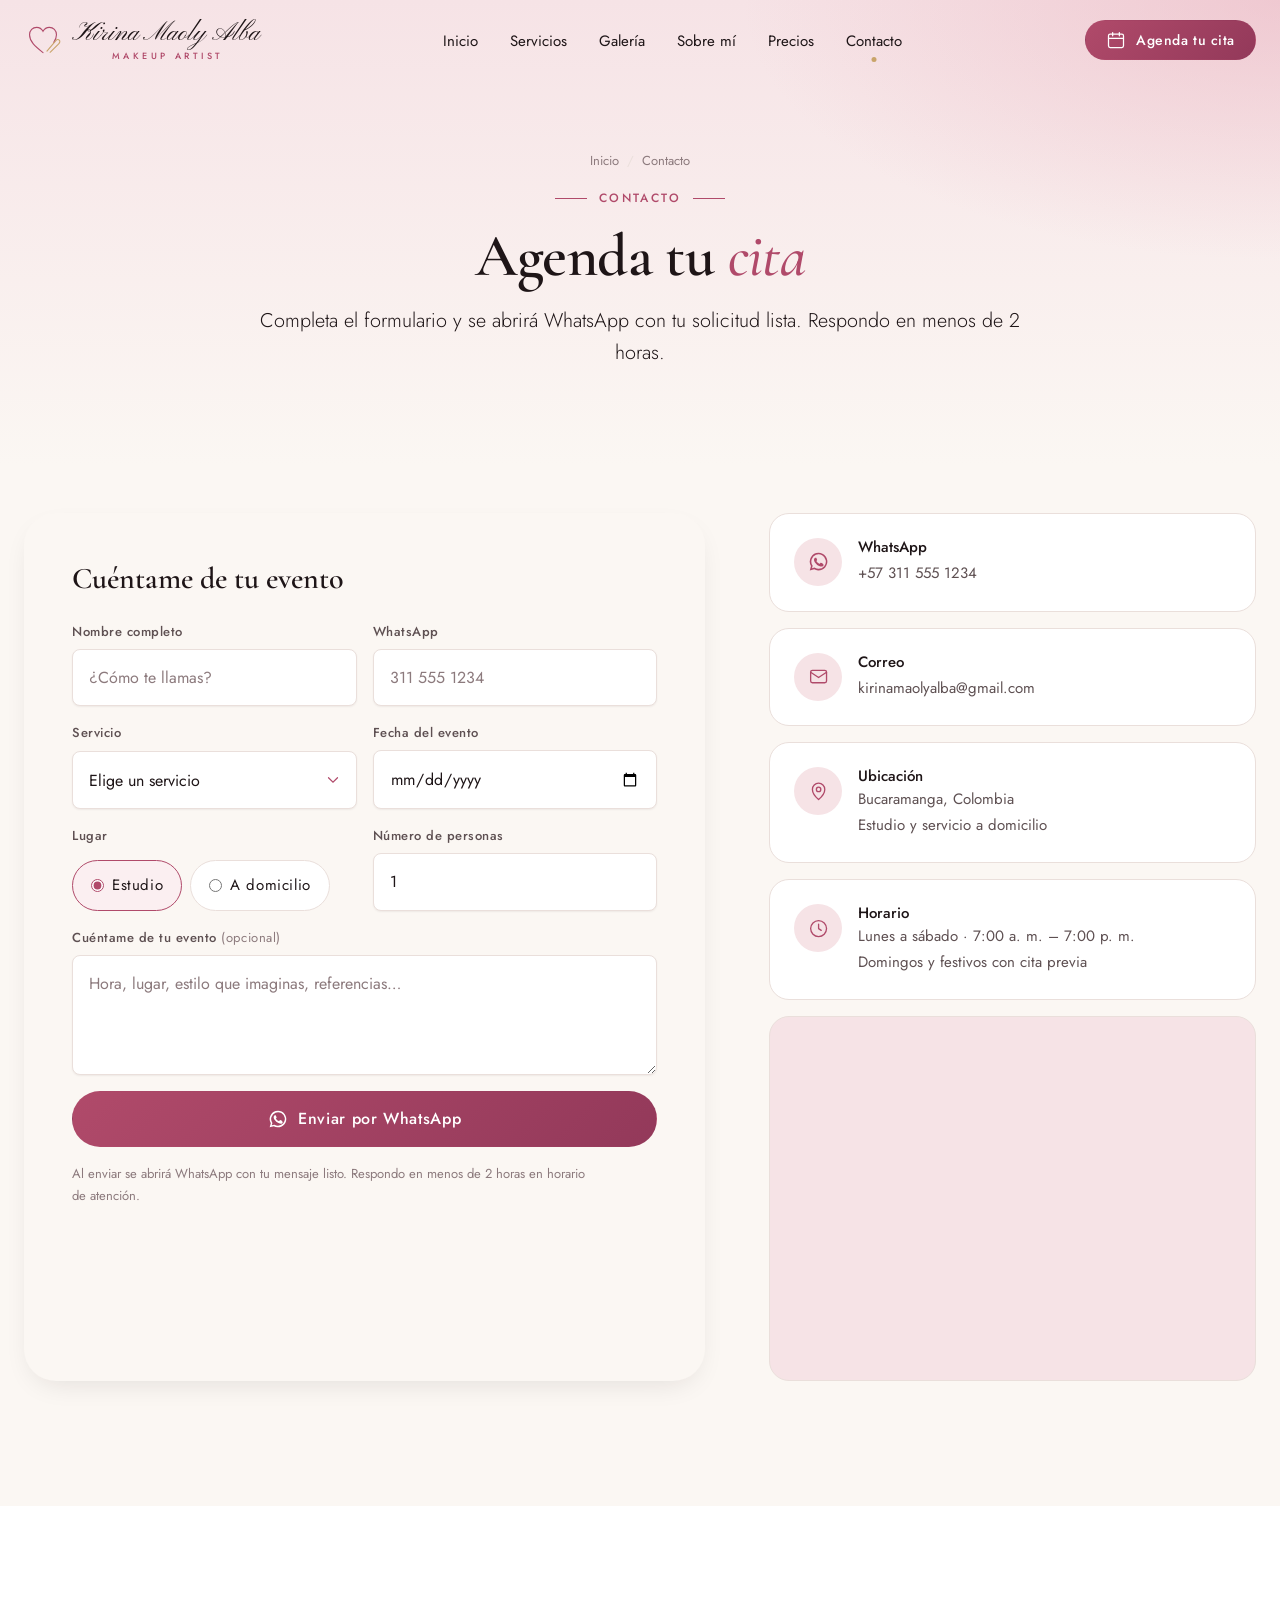
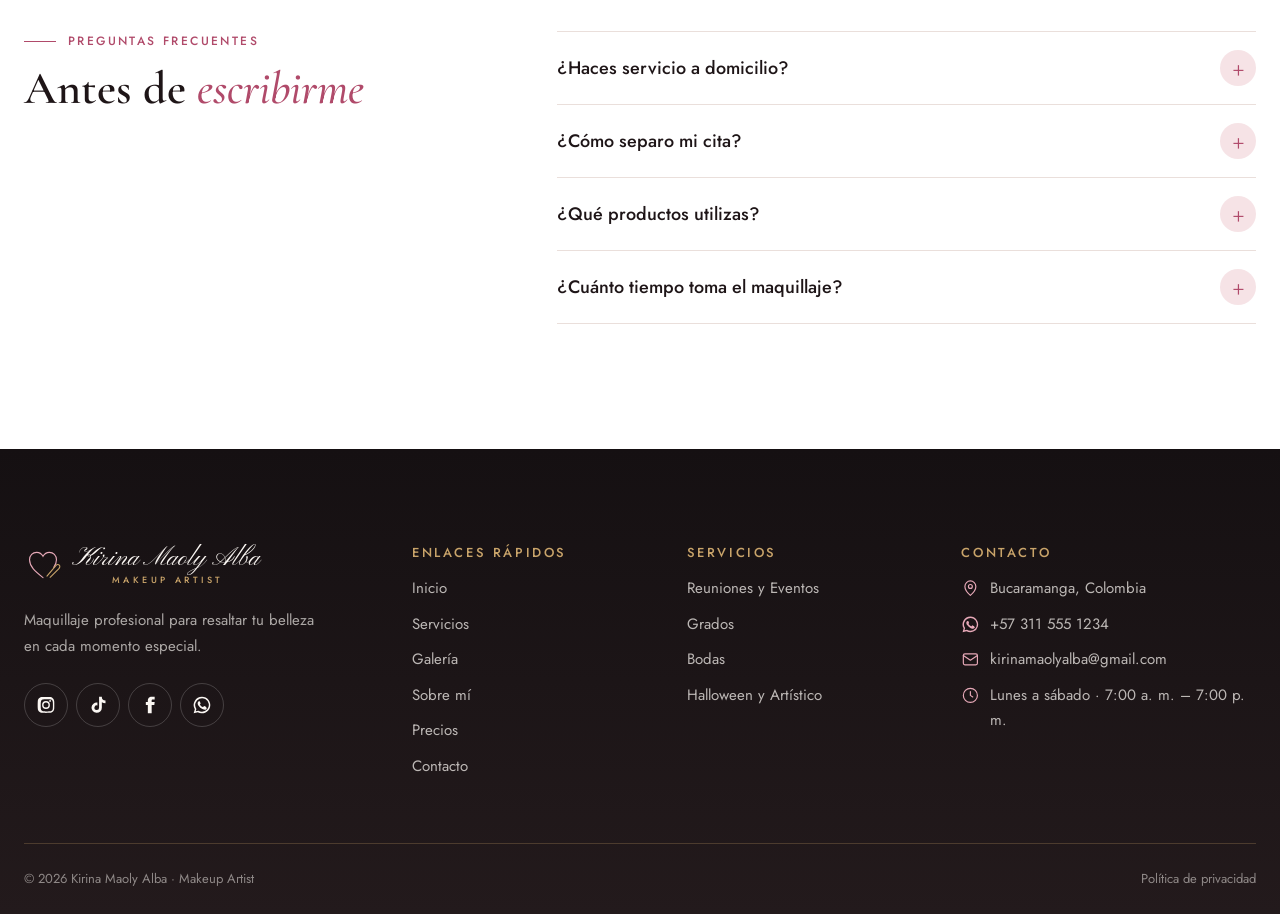
<file: contacto.html>
<!doctype html>
<html lang="es-CO">
<head>
<meta charset="utf-8">
<meta name="viewport" content="width=device-width, initial-scale=1">
<title>Contacto y reservas · Kirina Maoly Alba</title>
<meta name="description" content="Agenda tu cita de maquillaje en Bucaramanga por WhatsApp. Horarios, ubicación y servicio a domicilio.">
<link rel="canonical" href="https://kirinamaolyalba.com/contacto.html">
<meta name="theme-color" content="#F6E3E6">
<meta property="og:type" content="website">
<meta property="og:locale" content="es_CO">
<meta property="og:site_name" content="Kirina Maoly Alba · Makeup Artist">
<meta property="og:title" content="Contacto y reservas · Kirina Maoly Alba">
<meta property="og:description" content="Agenda tu cita de maquillaje en Bucaramanga por WhatsApp. Horarios, ubicación y servicio a domicilio.">
<meta property="og:url" content="https://kirinamaolyalba.com/contacto.html">
<meta property="og:image" content="https://kirinamaolyalba.com/assets/img/og-image.jpg">
<link rel="icon" href="assets/icons/favicon.svg" type="image/svg+xml">
<link rel="preconnect" href="https://fonts.googleapis.com">
<link rel="preconnect" href="https://fonts.gstatic.com" crossorigin>
<link rel="stylesheet" href="https://fonts.googleapis.com/css2?family=Cormorant+Garamond:ital,wght@0,500;0,600;1,500;1,600&family=Jost:wght@300;400;500;600&family=Pinyon+Script&display=swap">
<link rel="stylesheet" href="assets/css/tokens.css">
<link rel="stylesheet" href="assets/css/base.css">
<link rel="stylesheet" href="assets/css/components.css">
<link rel="stylesheet" href="assets/css/sections.css">
<script>document.documentElement.classList.add("js")</script>
<script src="assets/js/main.js" defer></script>
<script src="assets/js/booking.js" defer></script>
</head>
<body>
<a class="skip-link" href="#contenido">Saltar al contenido</a>
<header class="site-header">
  <div class="container">
    <a class="brand" href="index.html" aria-label="Kirina Maoly Alba, inicio">
      <svg class="brand__mark" width="38" height="38" viewBox="0 0 48 48" fill="none" stroke="currentColor" stroke-width="1.4" stroke-linecap="round" aria-hidden="true"><path d="M24 40C14 32 7 26 7 17.5 7 12 11 8 16 8c3.5 0 6.4 2 8 5 1.6-3 4.5-5 8-5 5 0 9 4 9 9.5 0 3.5-1.2 6.5-3.4 9.4"/><path d="M29 38l11-13M40 25c1.5-1.6 3.5-1.8 4.6-.8s.8 3.1-.8 4.6L33 39.5" stroke="#C9A46A"/></svg>
      <span class="brand__text"><span class="brand__name">Kirina Maoly Alba</span><span class="brand__tag">Makeup Artist</span></span>
    </a>
    <nav class="nav" aria-label="Principal">
      <ul class="nav__list"><li><a class="nav__link" href="index.html">Inicio</a></li><li><a class="nav__link" href="servicios/index.html">Servicios</a></li><li><a class="nav__link" href="galeria.html">Galería</a></li><li><a class="nav__link" href="sobre-mi.html">Sobre mí</a></li><li><a class="nav__link" href="precios.html">Precios</a></li><li><a class="nav__link" href="contacto.html" aria-current="page">Contacto</a></li></ul>
    </nav>
    <a class="btn btn--primary btn--sm header-cta" href="contacto.html"><svg class="icon" width="20" height="20" viewBox="0 0 24 24" aria-hidden="true"><rect x="3" y="5" width="18" height="16" rx="2"/><path d="M3 10h18M8 3v4M16 3v4"/></svg>Agenda tu cita</a>
    <button class="menu-toggle" type="button" aria-controls="mobile-menu" aria-expanded="false" aria-label="Abrir menú"><span></span></button>
  </div>
</header>
<div class="mobile-menu" id="mobile-menu" aria-hidden="true">
  <nav aria-label="Menú móvil"><ul><li><a href="index.html">Inicio</a></li><li><a href="servicios/index.html">Servicios</a></li><li><a href="galeria.html">Galería</a></li><li><a href="sobre-mi.html">Sobre mí</a></li><li><a href="precios.html">Precios</a></li><li><a href="contacto.html" aria-current="page">Contacto</a></li></ul></nav>
  <div class="mobile-menu__foot">
    <a class="btn btn--primary btn--lg" href="contacto.html"><svg class="icon" width="20" height="20" viewBox="0 0 24 24" aria-hidden="true"><rect x="3" y="5" width="18" height="16" rx="2"/><path d="M3 10h18M8 3v4M16 3v4"/></svg>Agenda tu cita</a>
    <p>Bucaramanga, Colombia · +57 311 555 1234</p>
  </div>
</div>
<main id="contenido">

<section class="page-hero">
  <div class="container">
    <nav aria-label="Ruta"><ol class="breadcrumbs"><li><a href="index.html">Inicio</a></li><li aria-current="page">Contacto</li></ol></nav>
    <span class="overline overline--center">Contacto</span>
    <h1>Agenda tu <em>cita</em></h1>
    <p class="lead">Completa el formulario y se abrirá WhatsApp con tu solicitud lista. Respondo en menos de 2 horas.</p>
  </div>
</section>
<section class="section" style="padding-top:var(--space-7)">
  <div class="container booking">
    <div class="booking__form" data-reveal>
      <h2 class="h3" style="margin-bottom:var(--space-5)">Cuéntame de tu evento</h2>
      <form class="form" data-booking novalidate>
  <div class="form__row form__row--2">
    <div class="field">
      <label for="f-nombre">Nombre completo</label>
      <input id="f-nombre" name="nombre" type="text" autocomplete="name" placeholder="¿Cómo te llamas?" required>
      <span class="field__error">Cuéntame tu nombre.</span>
    </div>
    <div class="field">
      <label for="f-telefono">WhatsApp</label>
      <input id="f-telefono" name="telefono" type="tel" autocomplete="tel" inputmode="tel" placeholder="311 555 1234" required>
      <span class="field__error">Ingresa un número válido de 10 dígitos.</span>
    </div>
  </div>
  <div class="form__row form__row--2">
    <div class="field">
      <label for="f-servicio">Servicio</label>
      <select id="f-servicio" name="servicio" required>
        <option value="" disabled selected>Elige un servicio</option>
        <option data-key="eventos">Reuniones y Eventos</option><option data-key="grados">Grados</option><option data-key="bodas">Bodas</option><option data-key="halloween">Halloween y Artístico</option>
        <option data-key="otro">Otro / personalizado</option>
      </select>
      <span class="field__error">Elige un servicio.</span>
    </div>
    <div class="field">
      <label for="f-fecha">Fecha del evento</label>
      <input id="f-fecha" name="fecha" type="date" required>
      <span class="field__error">Elige la fecha de tu evento.</span>
    </div>
  </div>
  <div class="form__row form__row--2">
    <fieldset class="field" style="border:0;padding:0">
      <legend class="visually-hidden">Lugar del servicio</legend>
      <span style="font-size:13px;font-weight:500;letter-spacing:.04em;color:var(--color-cocoa)">Lugar</span>
      <div class="radio-group">
        <label><input type="radio" name="lugar" value="Estudio" checked> Estudio</label>
        <label><input type="radio" name="lugar" value="A domicilio"> A domicilio</label>
      </div>
    </fieldset>
    <div class="field">
      <label for="f-personas">Número de personas</label>
      <input id="f-personas" name="personas" type="number" min="1" max="20" value="1">
    </div>
  </div>
  <div class="field">
    <label for="f-mensaje">Cuéntame de tu evento <span style="color:var(--color-taupe);font-weight:400">(opcional)</span></label>
    <textarea id="f-mensaje" name="mensaje" placeholder="Hora, lugar, estilo que imaginas, referencias…"></textarea>
  </div>
  <button class="btn btn--primary btn--lg btn--block" type="submit"><svg class="icon icon--fill" width="20" height="20" viewBox="0 0 24 24" aria-hidden="true"><path d="M12 2a10 10 0 0 0-8.6 15.1L2 22l5-1.3A10 10 0 1 0 12 2zm0 18.2a8.2 8.2 0 0 1-4.2-1.2l-.3-.2-3 .8.8-2.9-.2-.3A8.2 8.2 0 1 1 12 20.2zm4.5-6.1c-.2-.1-1.5-.7-1.7-.8-.2-.1-.4-.1-.6.1l-.8 1c-.1.2-.3.2-.5.1a6.7 6.7 0 0 1-3.3-2.9c-.3-.4.2-.4.7-1.4.1-.2 0-.3 0-.4l-.8-1.8c-.2-.5-.4-.4-.6-.4h-.5a1 1 0 0 0-.7.3 3 3 0 0 0-.9 2.2 5.2 5.2 0 0 0 1.1 2.8 11.9 11.9 0 0 0 4.6 4c1.7.7 2.4.8 3.2.7.5-.1 1.5-.6 1.8-1.2.2-.6.2-1.1.1-1.2l-.5-.3z"/></svg>Enviar por WhatsApp</button>
  <p class="form__note">Al enviar se abrirá WhatsApp con tu mensaje listo. Respondo en menos de 2 horas en horario de atención.</p>
  <p class="form__success" role="status">¡Gracias! Se abrió WhatsApp con tu solicitud. Si no se abrió, escríbeme al +57 311 555 1234.</p>
</form>
    </div>
    <div class="booking__info" data-reveal style="--i:1">
      <div class="info-card">
  <div class="info-card__icon"><svg class="icon icon--fill" width="20" height="20" viewBox="0 0 24 24" aria-hidden="true"><path d="M12 2a10 10 0 0 0-8.6 15.1L2 22l5-1.3A10 10 0 1 0 12 2zm0 18.2a8.2 8.2 0 0 1-4.2-1.2l-.3-.2-3 .8.8-2.9-.2-.3A8.2 8.2 0 1 1 12 20.2zm4.5-6.1c-.2-.1-1.5-.7-1.7-.8-.2-.1-.4-.1-.6.1l-.8 1c-.1.2-.3.2-.5.1a6.7 6.7 0 0 1-3.3-2.9c-.3-.4.2-.4.7-1.4.1-.2 0-.3 0-.4l-.8-1.8c-.2-.5-.4-.4-.6-.4h-.5a1 1 0 0 0-.7.3 3 3 0 0 0-.9 2.2 5.2 5.2 0 0 0 1.1 2.8 11.9 11.9 0 0 0 4.6 4c1.7.7 2.4.8 3.2.7.5-.1 1.5-.6 1.8-1.2.2-.6.2-1.1.1-1.2l-.5-.3z"/></svg></div>
  <div><h3>WhatsApp</h3><a href="https://wa.me/573115551234?text=%C2%A1Hola%20Kirina!%20Quiero%20informaci%C3%B3n%20para%20agendar%20una%20cita%20%E2%9C%A8" target="_blank" rel="noopener">+57 311 555 1234</a></div>
</div>
<div class="info-card">
  <div class="info-card__icon"><svg class="icon" width="20" height="20" viewBox="0 0 24 24" aria-hidden="true"><rect x="3" y="5" width="18" height="14" rx="2"/><path d="M3 7l9 6 9-6"/></svg></div>
  <div><h3>Correo</h3><a href="mailto:kirinamaolyalba@gmail.com">kirinamaolyalba@gmail.com</a></div>
</div>
<div class="info-card">
  <div class="info-card__icon"><svg class="icon" width="20" height="20" viewBox="0 0 24 24" aria-hidden="true"><path d="M12 21s-7-6.2-7-11.5A7 7 0 0 1 19 9.5C19 14.8 12 21 12 21z"/><circle cx="12" cy="9.5" r="2.5"/></svg></div>
  <div><h3>Ubicación</h3><p>Bucaramanga, Colombia<br>Estudio y servicio a domicilio</p></div>
</div>
<div class="info-card">
  <div class="info-card__icon"><svg class="icon" width="20" height="20" viewBox="0 0 24 24" aria-hidden="true"><circle cx="12" cy="12" r="9"/><path d="M12 7v5l3 2"/></svg></div>
  <div><h3>Horario</h3><p>Lunes a sábado · 7:00 a. m. – 7:00 p. m.<br>Domingos y festivos con cita previa</p></div>
</div>
      <div class="map">
        <iframe src="https://www.google.com/maps?q=Bucaramanga,+Santander,+Colombia&output=embed" loading="lazy" referrerpolicy="no-referrer-when-downgrade" title="Mapa de Bucaramanga"></iframe>
      </div>
    </div>
  </div>
</section>
<section class="section section--white">
  <div class="container faq-layout">
    <header class="section-head section-head--left" data-reveal><span class="overline">Preguntas frecuentes</span><h2>Antes de <em>escribirme</em></h2></header>
    <div class="faq" data-reveal><details><summary>¿Haces servicio a domicilio?</summary><div class="faq__answer"><p>Sí. Atiendo a domicilio en Bucaramanga, Floridablanca, Girón y Piedecuesta. El recargo depende de la zona; también puedes venir a mi estudio.</p></div></details><details><summary>¿Cómo separo mi cita?</summary><div class="faq__answer"><p>Escríbeme por WhatsApp o llena el formulario. Para eventos y bodas se separa la fecha con un anticipo del 30 %.</p></div></details><details><summary>¿Qué productos utilizas?</summary><div class="faq__answer"><p>Trabajo con marcas profesionales, de larga duración e hipoalergénicas. Si tienes alguna alergia o piel sensible, cuéntamelo con anticipación.</p></div></details><details><summary>¿Cuánto tiempo toma el maquillaje?</summary><div class="faq__answer"><p>Entre 60 y 90 minutos según el look. El maquillaje de novia toma alrededor de 2 horas.</p></div></details></div>
  </div>
</section>
</main>
<footer class="site-footer">
  <div class="container">
    <div class="footer-grid">
      <div class="footer-about">
        <a class="brand" href="index.html" aria-label="Kirina Maoly Alba, inicio">
          <svg class="brand__mark" width="38" height="38" viewBox="0 0 48 48" fill="none" stroke="currentColor" stroke-width="1.4" stroke-linecap="round" aria-hidden="true"><path d="M24 40C14 32 7 26 7 17.5 7 12 11 8 16 8c3.5 0 6.4 2 8 5 1.6-3 4.5-5 8-5 5 0 9 4 9 9.5 0 3.5-1.2 6.5-3.4 9.4"/><path d="M29 38l11-13M40 25c1.5-1.6 3.5-1.8 4.6-.8s.8 3.1-.8 4.6L33 39.5" stroke="#C9A46A"/></svg>
          <span class="brand__text"><span class="brand__name">Kirina Maoly Alba</span><span class="brand__tag">Makeup Artist</span></span>
        </a>
        <p>Maquillaje profesional para resaltar tu belleza en cada momento especial.</p>
        <div class="socials">
          <a href="https://www.instagram.com/" target="_blank" rel="noopener" aria-label="Instagram"><svg class="icon icon--fill" width="20" height="20" viewBox="0 0 24 24" aria-hidden="true"><path d="M12 7.3a4.7 4.7 0 1 0 0 9.4 4.7 4.7 0 0 0 0-9.4zm0 7.7a3 3 0 1 1 0-6 3 3 0 0 1 0 6zm6-7.9a1.1 1.1 0 1 1-2.2 0 1.1 1.1 0 0 1 2.2 0zM21.9 8c-.1-1.5-.4-2.8-1.5-3.9S18 2.6 16.5 2.5C15 2.4 9 2.4 7.5 2.5S4.8 2.9 3.6 4 2.2 6.5 2.1 8C2 9.5 2 14.5 2.1 16c.1 1.5.4 2.8 1.5 3.9s2.4 1.4 3.9 1.5c1.5.1 7.5.1 9 0s2.8-.4 3.9-1.5 1.4-2.4 1.5-3.9c.1-1.5.1-6.5 0-8zm-2 9.6a3 3 0 0 1-1.7 1.7c-1.2.5-4 .4-5.2.4s-4.1.1-5.2-.4a3 3 0 0 1-1.7-1.7c-.5-1.2-.4-4-.4-5.3s-.1-4.1.4-5.2a3 3 0 0 1 1.7-1.7c1.2-.5 4-.4 5.2-.4s4.1-.1 5.2.4a3 3 0 0 1 1.7 1.7c.5 1.2.4 4 .4 5.2s.1 4.1-.4 5.3z"/></svg></a>
          <a href="https://www.tiktok.com/" target="_blank" rel="noopener" aria-label="TikTok"><svg class="icon icon--fill" width="20" height="20" viewBox="0 0 24 24" aria-hidden="true"><path d="M16.6 2h-3.3v13.2a2.8 2.8 0 1 1-2-2.7V9.1a6.2 6.2 0 1 0 5.3 6.1V8.6a8 8 0 0 0 4.4 1.4V6.6a4.5 4.5 0 0 1-4.4-4.6z"/></svg></a>
          <a href="https://www.facebook.com/" target="_blank" rel="noopener" aria-label="Facebook"><svg class="icon icon--fill" width="20" height="20" viewBox="0 0 24 24" aria-hidden="true"><path d="M14 8.5V6.6c0-.9.6-1.1 1-1.1h2.6V2h-3.6C10.1 2 9.4 4.9 9.4 6.7v1.8H7v3.6h2.4V22H14v-9.9h3.2l.4-3.6z"/></svg></a>
          <a href="https://wa.me/573115551234?text=%C2%A1Hola%20Kirina!%20Quiero%20informaci%C3%B3n%20para%20agendar%20una%20cita%20%E2%9C%A8" target="_blank" rel="noopener" aria-label="WhatsApp"><svg class="icon icon--fill" width="20" height="20" viewBox="0 0 24 24" aria-hidden="true"><path d="M12 2a10 10 0 0 0-8.6 15.1L2 22l5-1.3A10 10 0 1 0 12 2zm0 18.2a8.2 8.2 0 0 1-4.2-1.2l-.3-.2-3 .8.8-2.9-.2-.3A8.2 8.2 0 1 1 12 20.2zm4.5-6.1c-.2-.1-1.5-.7-1.7-.8-.2-.1-.4-.1-.6.1l-.8 1c-.1.2-.3.2-.5.1a6.7 6.7 0 0 1-3.3-2.9c-.3-.4.2-.4.7-1.4.1-.2 0-.3 0-.4l-.8-1.8c-.2-.5-.4-.4-.6-.4h-.5a1 1 0 0 0-.7.3 3 3 0 0 0-.9 2.2 5.2 5.2 0 0 0 1.1 2.8 11.9 11.9 0 0 0 4.6 4c1.7.7 2.4.8 3.2.7.5-.1 1.5-.6 1.8-1.2.2-.6.2-1.1.1-1.2l-.5-.3z"/></svg></a>
        </div>
      </div>
      <div>
        <h3>Enlaces rápidos</h3>
        <ul><li><a href="index.html">Inicio</a></li><li><a href="servicios/index.html">Servicios</a></li><li><a href="galeria.html">Galería</a></li><li><a href="sobre-mi.html">Sobre mí</a></li><li><a href="precios.html">Precios</a></li><li><a href="contacto.html">Contacto</a></li></ul>
      </div>
      <div>
        <h3>Servicios</h3>
        <ul><li><a href="servicios/eventos.html">Reuniones y Eventos</a></li><li><a href="servicios/grados.html">Grados</a></li><li><a href="servicios/bodas.html">Bodas</a></li><li><a href="servicios/halloween.html">Halloween y Artístico</a></li></ul>
      </div>
      <div>
        <h3>Contacto</h3>
        <ul class="footer-contact">
          <li><svg class="icon" width="20" height="20" viewBox="0 0 24 24" aria-hidden="true"><path d="M12 21s-7-6.2-7-11.5A7 7 0 0 1 19 9.5C19 14.8 12 21 12 21z"/><circle cx="12" cy="9.5" r="2.5"/></svg><span>Bucaramanga, Colombia</span></li>
          <li><svg class="icon icon--fill" width="20" height="20" viewBox="0 0 24 24" aria-hidden="true"><path d="M12 2a10 10 0 0 0-8.6 15.1L2 22l5-1.3A10 10 0 1 0 12 2zm0 18.2a8.2 8.2 0 0 1-4.2-1.2l-.3-.2-3 .8.8-2.9-.2-.3A8.2 8.2 0 1 1 12 20.2zm4.5-6.1c-.2-.1-1.5-.7-1.7-.8-.2-.1-.4-.1-.6.1l-.8 1c-.1.2-.3.2-.5.1a6.7 6.7 0 0 1-3.3-2.9c-.3-.4.2-.4.7-1.4.1-.2 0-.3 0-.4l-.8-1.8c-.2-.5-.4-.4-.6-.4h-.5a1 1 0 0 0-.7.3 3 3 0 0 0-.9 2.2 5.2 5.2 0 0 0 1.1 2.8 11.9 11.9 0 0 0 4.6 4c1.7.7 2.4.8 3.2.7.5-.1 1.5-.6 1.8-1.2.2-.6.2-1.1.1-1.2l-.5-.3z"/></svg><a href="https://wa.me/573115551234?text=%C2%A1Hola%20Kirina!%20Quiero%20informaci%C3%B3n%20para%20agendar%20una%20cita%20%E2%9C%A8" target="_blank" rel="noopener">+57 311 555 1234</a></li>
          <li><svg class="icon" width="20" height="20" viewBox="0 0 24 24" aria-hidden="true"><rect x="3" y="5" width="18" height="14" rx="2"/><path d="M3 7l9 6 9-6"/></svg><a href="mailto:kirinamaolyalba@gmail.com">kirinamaolyalba@gmail.com</a></li>
          <li><svg class="icon" width="20" height="20" viewBox="0 0 24 24" aria-hidden="true"><circle cx="12" cy="12" r="9"/><path d="M12 7v5l3 2"/></svg><span>Lunes a sábado · 7:00 a. m. – 7:00 p. m.</span></li>
        </ul>
      </div>
    </div>
    <div class="footer-bottom">
      <span>© <span data-year>2026</span> Kirina Maoly Alba · Makeup Artist</span>
      <a href="politica-de-privacidad.html">Política de privacidad</a>
    </div>
  </div>
</footer>
<a class="wa-float" href="https://wa.me/573115551234?text=%C2%A1Hola%20Kirina!%20Quiero%20informaci%C3%B3n%20para%20agendar%20una%20cita%20%E2%9C%A8" target="_blank" rel="noopener" aria-label="Escríbeme por WhatsApp"><svg class="icon icon--fill" width="20" height="20" viewBox="0 0 24 24" aria-hidden="true"><path d="M12 2a10 10 0 0 0-8.6 15.1L2 22l5-1.3A10 10 0 1 0 12 2zm0 18.2a8.2 8.2 0 0 1-4.2-1.2l-.3-.2-3 .8.8-2.9-.2-.3A8.2 8.2 0 1 1 12 20.2zm4.5-6.1c-.2-.1-1.5-.7-1.7-.8-.2-.1-.4-.1-.6.1l-.8 1c-.1.2-.3.2-.5.1a6.7 6.7 0 0 1-3.3-2.9c-.3-.4.2-.4.7-1.4.1-.2 0-.3 0-.4l-.8-1.8c-.2-.5-.4-.4-.6-.4h-.5a1 1 0 0 0-.7.3 3 3 0 0 0-.9 2.2 5.2 5.2 0 0 0 1.1 2.8 11.9 11.9 0 0 0 4.6 4c1.7.7 2.4.8 3.2.7.5-.1 1.5-.6 1.8-1.2.2-.6.2-1.1.1-1.2l-.5-.3z"/></svg></a>
</body>
</html>
</file>
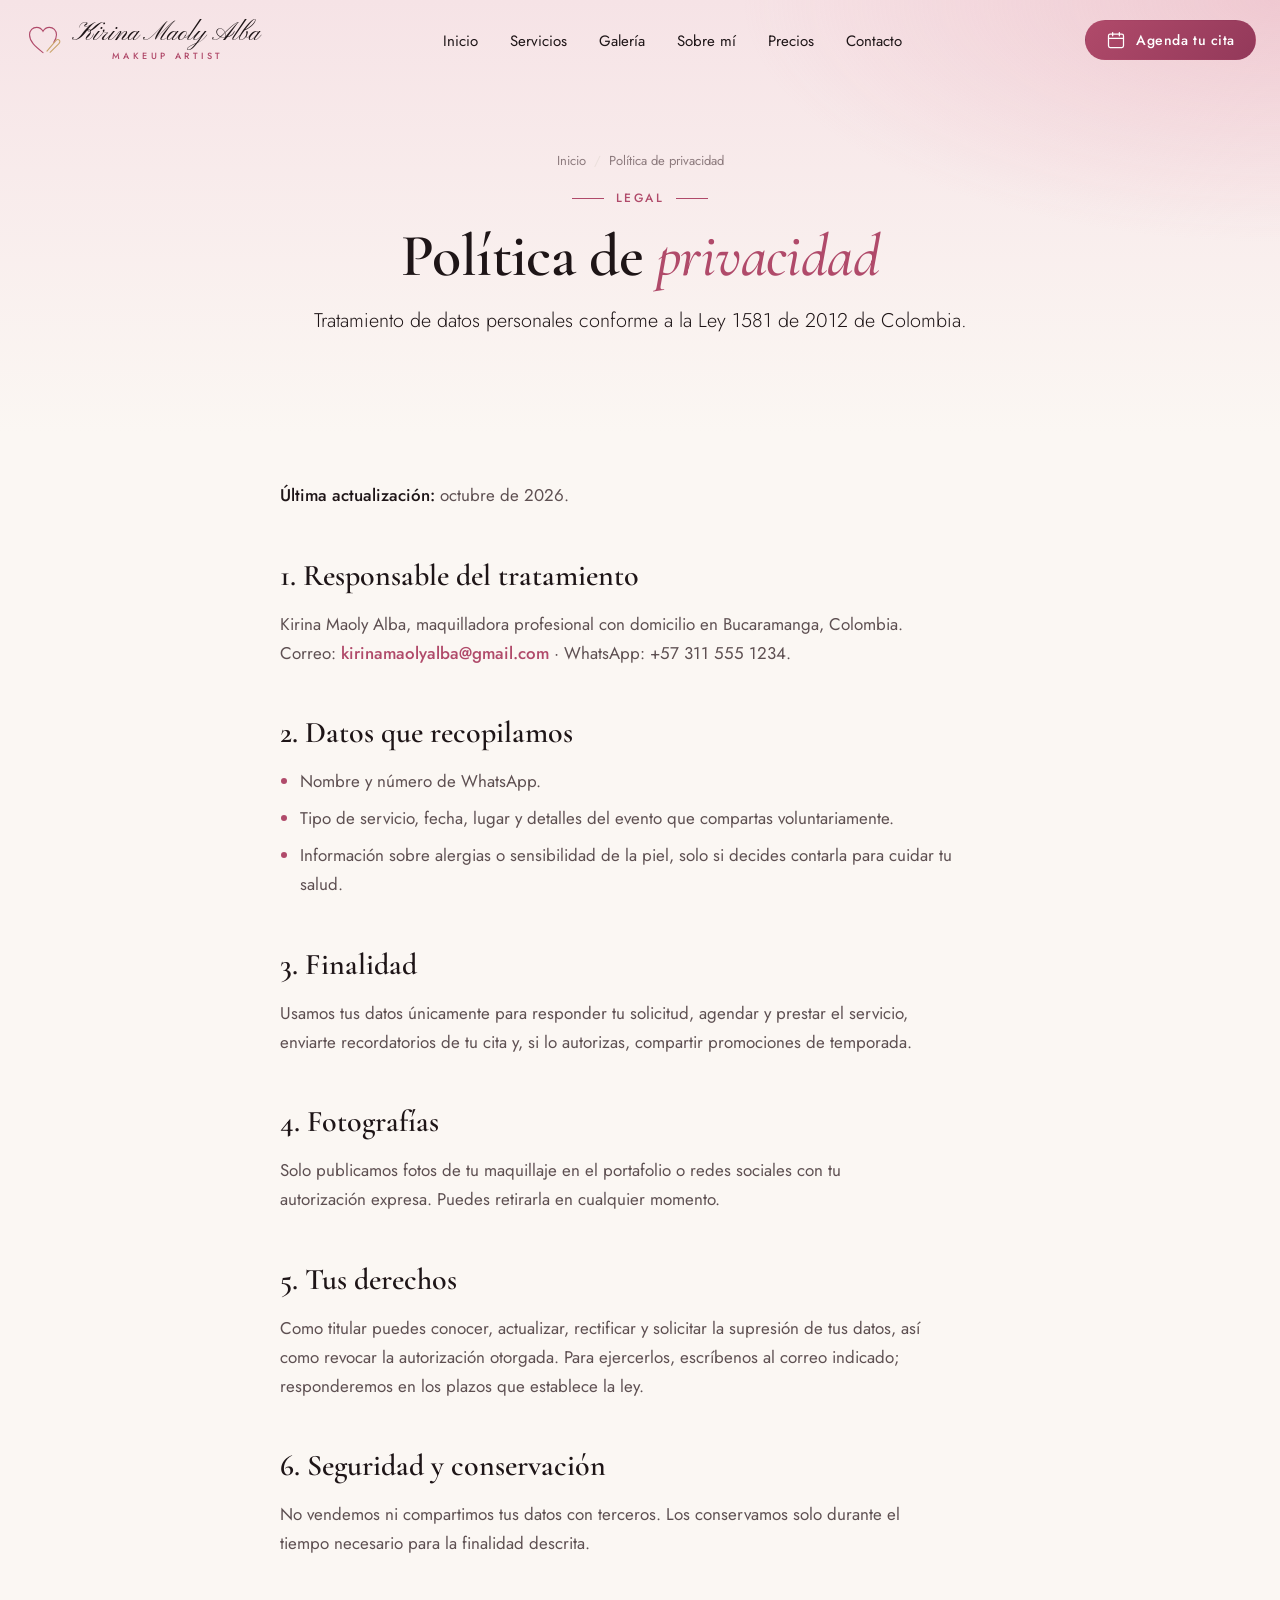
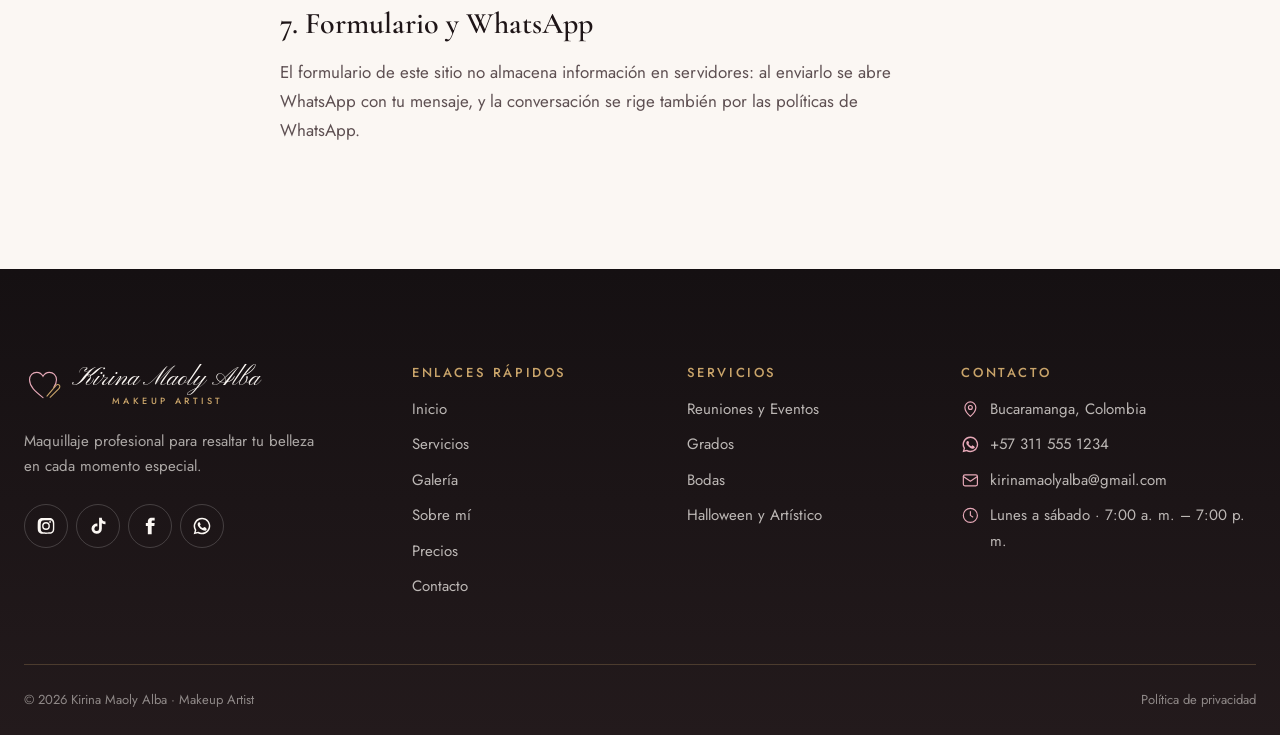
<file: politica-de-privacidad.html>
<!doctype html>
<html lang="es-CO">
<head>
<meta charset="utf-8">
<meta name="viewport" content="width=device-width, initial-scale=1">
<title>Política de privacidad · Kirina Maoly Alba</title>
<meta name="description" content="Política de tratamiento de datos personales de Kirina Maoly Alba, Makeup Artist.">
<link rel="canonical" href="https://kirinamaolyalba.com/politica-de-privacidad.html">
<meta name="theme-color" content="#F6E3E6">
<meta property="og:type" content="website">
<meta property="og:locale" content="es_CO">
<meta property="og:site_name" content="Kirina Maoly Alba · Makeup Artist">
<meta property="og:title" content="Política de privacidad · Kirina Maoly Alba">
<meta property="og:description" content="Política de tratamiento de datos personales de Kirina Maoly Alba, Makeup Artist.">
<meta property="og:url" content="https://kirinamaolyalba.com/politica-de-privacidad.html">
<meta property="og:image" content="https://kirinamaolyalba.com/assets/img/og-image.jpg">
<link rel="icon" href="assets/icons/favicon.svg" type="image/svg+xml">
<link rel="preconnect" href="https://fonts.googleapis.com">
<link rel="preconnect" href="https://fonts.gstatic.com" crossorigin>
<link rel="stylesheet" href="https://fonts.googleapis.com/css2?family=Cormorant+Garamond:ital,wght@0,500;0,600;1,500;1,600&family=Jost:wght@300;400;500;600&family=Pinyon+Script&display=swap">
<link rel="stylesheet" href="assets/css/tokens.css">
<link rel="stylesheet" href="assets/css/base.css">
<link rel="stylesheet" href="assets/css/components.css">
<link rel="stylesheet" href="assets/css/sections.css">
<script>document.documentElement.classList.add("js")</script>
<script src="assets/js/main.js" defer></script>
</head>
<body>
<a class="skip-link" href="#contenido">Saltar al contenido</a>
<header class="site-header">
  <div class="container">
    <a class="brand" href="index.html" aria-label="Kirina Maoly Alba, inicio">
      <svg class="brand__mark" width="38" height="38" viewBox="0 0 48 48" fill="none" stroke="currentColor" stroke-width="1.4" stroke-linecap="round" aria-hidden="true"><path d="M24 40C14 32 7 26 7 17.5 7 12 11 8 16 8c3.5 0 6.4 2 8 5 1.6-3 4.5-5 8-5 5 0 9 4 9 9.5 0 3.5-1.2 6.5-3.4 9.4"/><path d="M29 38l11-13M40 25c1.5-1.6 3.5-1.8 4.6-.8s.8 3.1-.8 4.6L33 39.5" stroke="#C9A46A"/></svg>
      <span class="brand__text"><span class="brand__name">Kirina Maoly Alba</span><span class="brand__tag">Makeup Artist</span></span>
    </a>
    <nav class="nav" aria-label="Principal">
      <ul class="nav__list"><li><a class="nav__link" href="index.html">Inicio</a></li><li><a class="nav__link" href="servicios/index.html">Servicios</a></li><li><a class="nav__link" href="galeria.html">Galería</a></li><li><a class="nav__link" href="sobre-mi.html">Sobre mí</a></li><li><a class="nav__link" href="precios.html">Precios</a></li><li><a class="nav__link" href="contacto.html">Contacto</a></li></ul>
    </nav>
    <a class="btn btn--primary btn--sm header-cta" href="contacto.html"><svg class="icon" width="20" height="20" viewBox="0 0 24 24" aria-hidden="true"><rect x="3" y="5" width="18" height="16" rx="2"/><path d="M3 10h18M8 3v4M16 3v4"/></svg>Agenda tu cita</a>
    <button class="menu-toggle" type="button" aria-controls="mobile-menu" aria-expanded="false" aria-label="Abrir menú"><span></span></button>
  </div>
</header>
<div class="mobile-menu" id="mobile-menu" aria-hidden="true">
  <nav aria-label="Menú móvil"><ul><li><a href="index.html">Inicio</a></li><li><a href="servicios/index.html">Servicios</a></li><li><a href="galeria.html">Galería</a></li><li><a href="sobre-mi.html">Sobre mí</a></li><li><a href="precios.html">Precios</a></li><li><a href="contacto.html">Contacto</a></li></ul></nav>
  <div class="mobile-menu__foot">
    <a class="btn btn--primary btn--lg" href="contacto.html"><svg class="icon" width="20" height="20" viewBox="0 0 24 24" aria-hidden="true"><rect x="3" y="5" width="18" height="16" rx="2"/><path d="M3 10h18M8 3v4M16 3v4"/></svg>Agenda tu cita</a>
    <p>Bucaramanga, Colombia · +57 311 555 1234</p>
  </div>
</div>
<main id="contenido">

<section class="page-hero">
  <div class="container">
    <nav aria-label="Ruta"><ol class="breadcrumbs"><li><a href="index.html">Inicio</a></li><li aria-current="page">Política de privacidad</li></ol></nav>
    <span class="overline overline--center">Legal</span>
    <h1>Política de <em>privacidad</em></h1>
    <p class="lead">Tratamiento de datos personales conforme a la Ley 1581 de 2012 de Colombia.</p>
  </div>
</section>
<section class="section" style="padding-top:var(--space-7)">
  <div class="container container--text prose">
    <p><strong>Última actualización:</strong> octubre de 2026.</p>
    <h2 class="h3">1. Responsable del tratamiento</h2>
    <p>Kirina Maoly Alba, maquilladora profesional con domicilio en Bucaramanga, Colombia. Correo: <a class="link" href="mailto:kirinamaolyalba@gmail.com">kirinamaolyalba@gmail.com</a> · WhatsApp: +57 311 555 1234.</p>
    <h2 class="h3">2. Datos que recopilamos</h2>
    <ul>
      <li>Nombre y número de WhatsApp.</li>
      <li>Tipo de servicio, fecha, lugar y detalles del evento que compartas voluntariamente.</li>
      <li>Información sobre alergias o sensibilidad de la piel, solo si decides contarla para cuidar tu salud.</li>
    </ul>
    <h2 class="h3">3. Finalidad</h2>
    <p>Usamos tus datos únicamente para responder tu solicitud, agendar y prestar el servicio, enviarte recordatorios de tu cita y, si lo autorizas, compartir promociones de temporada.</p>
    <h2 class="h3">4. Fotografías</h2>
    <p>Solo publicamos fotos de tu maquillaje en el portafolio o redes sociales con tu autorización expresa. Puedes retirarla en cualquier momento.</p>
    <h2 class="h3">5. Tus derechos</h2>
    <p>Como titular puedes conocer, actualizar, rectificar y solicitar la supresión de tus datos, así como revocar la autorización otorgada. Para ejercerlos, escríbenos al correo indicado; responderemos en los plazos que establece la ley.</p>
    <h2 class="h3">6. Seguridad y conservación</h2>
    <p>No vendemos ni compartimos tus datos con terceros. Los conservamos solo durante el tiempo necesario para la finalidad descrita.</p>
    <h2 class="h3">7. Formulario y WhatsApp</h2>
    <p>El formulario de este sitio no almacena información en servidores: al enviarlo se abre WhatsApp con tu mensaje, y la conversación se rige también por las políticas de WhatsApp.</p>
  </div>
</section>
</main>
<footer class="site-footer">
  <div class="container">
    <div class="footer-grid">
      <div class="footer-about">
        <a class="brand" href="index.html" aria-label="Kirina Maoly Alba, inicio">
          <svg class="brand__mark" width="38" height="38" viewBox="0 0 48 48" fill="none" stroke="currentColor" stroke-width="1.4" stroke-linecap="round" aria-hidden="true"><path d="M24 40C14 32 7 26 7 17.5 7 12 11 8 16 8c3.5 0 6.4 2 8 5 1.6-3 4.5-5 8-5 5 0 9 4 9 9.5 0 3.5-1.2 6.5-3.4 9.4"/><path d="M29 38l11-13M40 25c1.5-1.6 3.5-1.8 4.6-.8s.8 3.1-.8 4.6L33 39.5" stroke="#C9A46A"/></svg>
          <span class="brand__text"><span class="brand__name">Kirina Maoly Alba</span><span class="brand__tag">Makeup Artist</span></span>
        </a>
        <p>Maquillaje profesional para resaltar tu belleza en cada momento especial.</p>
        <div class="socials">
          <a href="https://www.instagram.com/" target="_blank" rel="noopener" aria-label="Instagram"><svg class="icon icon--fill" width="20" height="20" viewBox="0 0 24 24" aria-hidden="true"><path d="M12 7.3a4.7 4.7 0 1 0 0 9.4 4.7 4.7 0 0 0 0-9.4zm0 7.7a3 3 0 1 1 0-6 3 3 0 0 1 0 6zm6-7.9a1.1 1.1 0 1 1-2.2 0 1.1 1.1 0 0 1 2.2 0zM21.9 8c-.1-1.5-.4-2.8-1.5-3.9S18 2.6 16.5 2.5C15 2.4 9 2.4 7.5 2.5S4.8 2.9 3.6 4 2.2 6.5 2.1 8C2 9.5 2 14.5 2.1 16c.1 1.5.4 2.8 1.5 3.9s2.4 1.4 3.9 1.5c1.5.1 7.5.1 9 0s2.8-.4 3.9-1.5 1.4-2.4 1.5-3.9c.1-1.5.1-6.5 0-8zm-2 9.6a3 3 0 0 1-1.7 1.7c-1.2.5-4 .4-5.2.4s-4.1.1-5.2-.4a3 3 0 0 1-1.7-1.7c-.5-1.2-.4-4-.4-5.3s-.1-4.1.4-5.2a3 3 0 0 1 1.7-1.7c1.2-.5 4-.4 5.2-.4s4.1-.1 5.2.4a3 3 0 0 1 1.7 1.7c.5 1.2.4 4 .4 5.2s.1 4.1-.4 5.3z"/></svg></a>
          <a href="https://www.tiktok.com/" target="_blank" rel="noopener" aria-label="TikTok"><svg class="icon icon--fill" width="20" height="20" viewBox="0 0 24 24" aria-hidden="true"><path d="M16.6 2h-3.3v13.2a2.8 2.8 0 1 1-2-2.7V9.1a6.2 6.2 0 1 0 5.3 6.1V8.6a8 8 0 0 0 4.4 1.4V6.6a4.5 4.5 0 0 1-4.4-4.6z"/></svg></a>
          <a href="https://www.facebook.com/" target="_blank" rel="noopener" aria-label="Facebook"><svg class="icon icon--fill" width="20" height="20" viewBox="0 0 24 24" aria-hidden="true"><path d="M14 8.5V6.6c0-.9.6-1.1 1-1.1h2.6V2h-3.6C10.1 2 9.4 4.9 9.4 6.7v1.8H7v3.6h2.4V22H14v-9.9h3.2l.4-3.6z"/></svg></a>
          <a href="https://wa.me/573115551234?text=%C2%A1Hola%20Kirina!%20Quiero%20informaci%C3%B3n%20para%20agendar%20una%20cita%20%E2%9C%A8" target="_blank" rel="noopener" aria-label="WhatsApp"><svg class="icon icon--fill" width="20" height="20" viewBox="0 0 24 24" aria-hidden="true"><path d="M12 2a10 10 0 0 0-8.6 15.1L2 22l5-1.3A10 10 0 1 0 12 2zm0 18.2a8.2 8.2 0 0 1-4.2-1.2l-.3-.2-3 .8.8-2.9-.2-.3A8.2 8.2 0 1 1 12 20.2zm4.5-6.1c-.2-.1-1.5-.7-1.7-.8-.2-.1-.4-.1-.6.1l-.8 1c-.1.2-.3.2-.5.1a6.7 6.7 0 0 1-3.3-2.9c-.3-.4.2-.4.7-1.4.1-.2 0-.3 0-.4l-.8-1.8c-.2-.5-.4-.4-.6-.4h-.5a1 1 0 0 0-.7.3 3 3 0 0 0-.9 2.2 5.2 5.2 0 0 0 1.1 2.8 11.9 11.9 0 0 0 4.6 4c1.7.7 2.4.8 3.2.7.5-.1 1.5-.6 1.8-1.2.2-.6.2-1.1.1-1.2l-.5-.3z"/></svg></a>
        </div>
      </div>
      <div>
        <h3>Enlaces rápidos</h3>
        <ul><li><a href="index.html">Inicio</a></li><li><a href="servicios/index.html">Servicios</a></li><li><a href="galeria.html">Galería</a></li><li><a href="sobre-mi.html">Sobre mí</a></li><li><a href="precios.html">Precios</a></li><li><a href="contacto.html">Contacto</a></li></ul>
      </div>
      <div>
        <h3>Servicios</h3>
        <ul><li><a href="servicios/eventos.html">Reuniones y Eventos</a></li><li><a href="servicios/grados.html">Grados</a></li><li><a href="servicios/bodas.html">Bodas</a></li><li><a href="servicios/halloween.html">Halloween y Artístico</a></li></ul>
      </div>
      <div>
        <h3>Contacto</h3>
        <ul class="footer-contact">
          <li><svg class="icon" width="20" height="20" viewBox="0 0 24 24" aria-hidden="true"><path d="M12 21s-7-6.2-7-11.5A7 7 0 0 1 19 9.5C19 14.8 12 21 12 21z"/><circle cx="12" cy="9.5" r="2.5"/></svg><span>Bucaramanga, Colombia</span></li>
          <li><svg class="icon icon--fill" width="20" height="20" viewBox="0 0 24 24" aria-hidden="true"><path d="M12 2a10 10 0 0 0-8.6 15.1L2 22l5-1.3A10 10 0 1 0 12 2zm0 18.2a8.2 8.2 0 0 1-4.2-1.2l-.3-.2-3 .8.8-2.9-.2-.3A8.2 8.2 0 1 1 12 20.2zm4.5-6.1c-.2-.1-1.5-.7-1.7-.8-.2-.1-.4-.1-.6.1l-.8 1c-.1.2-.3.2-.5.1a6.7 6.7 0 0 1-3.3-2.9c-.3-.4.2-.4.7-1.4.1-.2 0-.3 0-.4l-.8-1.8c-.2-.5-.4-.4-.6-.4h-.5a1 1 0 0 0-.7.3 3 3 0 0 0-.9 2.2 5.2 5.2 0 0 0 1.1 2.8 11.9 11.9 0 0 0 4.6 4c1.7.7 2.4.8 3.2.7.5-.1 1.5-.6 1.8-1.2.2-.6.2-1.1.1-1.2l-.5-.3z"/></svg><a href="https://wa.me/573115551234?text=%C2%A1Hola%20Kirina!%20Quiero%20informaci%C3%B3n%20para%20agendar%20una%20cita%20%E2%9C%A8" target="_blank" rel="noopener">+57 311 555 1234</a></li>
          <li><svg class="icon" width="20" height="20" viewBox="0 0 24 24" aria-hidden="true"><rect x="3" y="5" width="18" height="14" rx="2"/><path d="M3 7l9 6 9-6"/></svg><a href="mailto:kirinamaolyalba@gmail.com">kirinamaolyalba@gmail.com</a></li>
          <li><svg class="icon" width="20" height="20" viewBox="0 0 24 24" aria-hidden="true"><circle cx="12" cy="12" r="9"/><path d="M12 7v5l3 2"/></svg><span>Lunes a sábado · 7:00 a. m. – 7:00 p. m.</span></li>
        </ul>
      </div>
    </div>
    <div class="footer-bottom">
      <span>© <span data-year>2026</span> Kirina Maoly Alba · Makeup Artist</span>
      <a href="politica-de-privacidad.html">Política de privacidad</a>
    </div>
  </div>
</footer>
<a class="wa-float" href="https://wa.me/573115551234?text=%C2%A1Hola%20Kirina!%20Quiero%20informaci%C3%B3n%20para%20agendar%20una%20cita%20%E2%9C%A8" target="_blank" rel="noopener" aria-label="Escríbeme por WhatsApp"><svg class="icon icon--fill" width="20" height="20" viewBox="0 0 24 24" aria-hidden="true"><path d="M12 2a10 10 0 0 0-8.6 15.1L2 22l5-1.3A10 10 0 1 0 12 2zm0 18.2a8.2 8.2 0 0 1-4.2-1.2l-.3-.2-3 .8.8-2.9-.2-.3A8.2 8.2 0 1 1 12 20.2zm4.5-6.1c-.2-.1-1.5-.7-1.7-.8-.2-.1-.4-.1-.6.1l-.8 1c-.1.2-.3.2-.5.1a6.7 6.7 0 0 1-3.3-2.9c-.3-.4.2-.4.7-1.4.1-.2 0-.3 0-.4l-.8-1.8c-.2-.5-.4-.4-.6-.4h-.5a1 1 0 0 0-.7.3 3 3 0 0 0-.9 2.2 5.2 5.2 0 0 0 1.1 2.8 11.9 11.9 0 0 0 4.6 4c1.7.7 2.4.8 3.2.7.5-.1 1.5-.6 1.8-1.2.2-.6.2-1.1.1-1.2l-.5-.3z"/></svg></a>
</body>
</html>
</file>
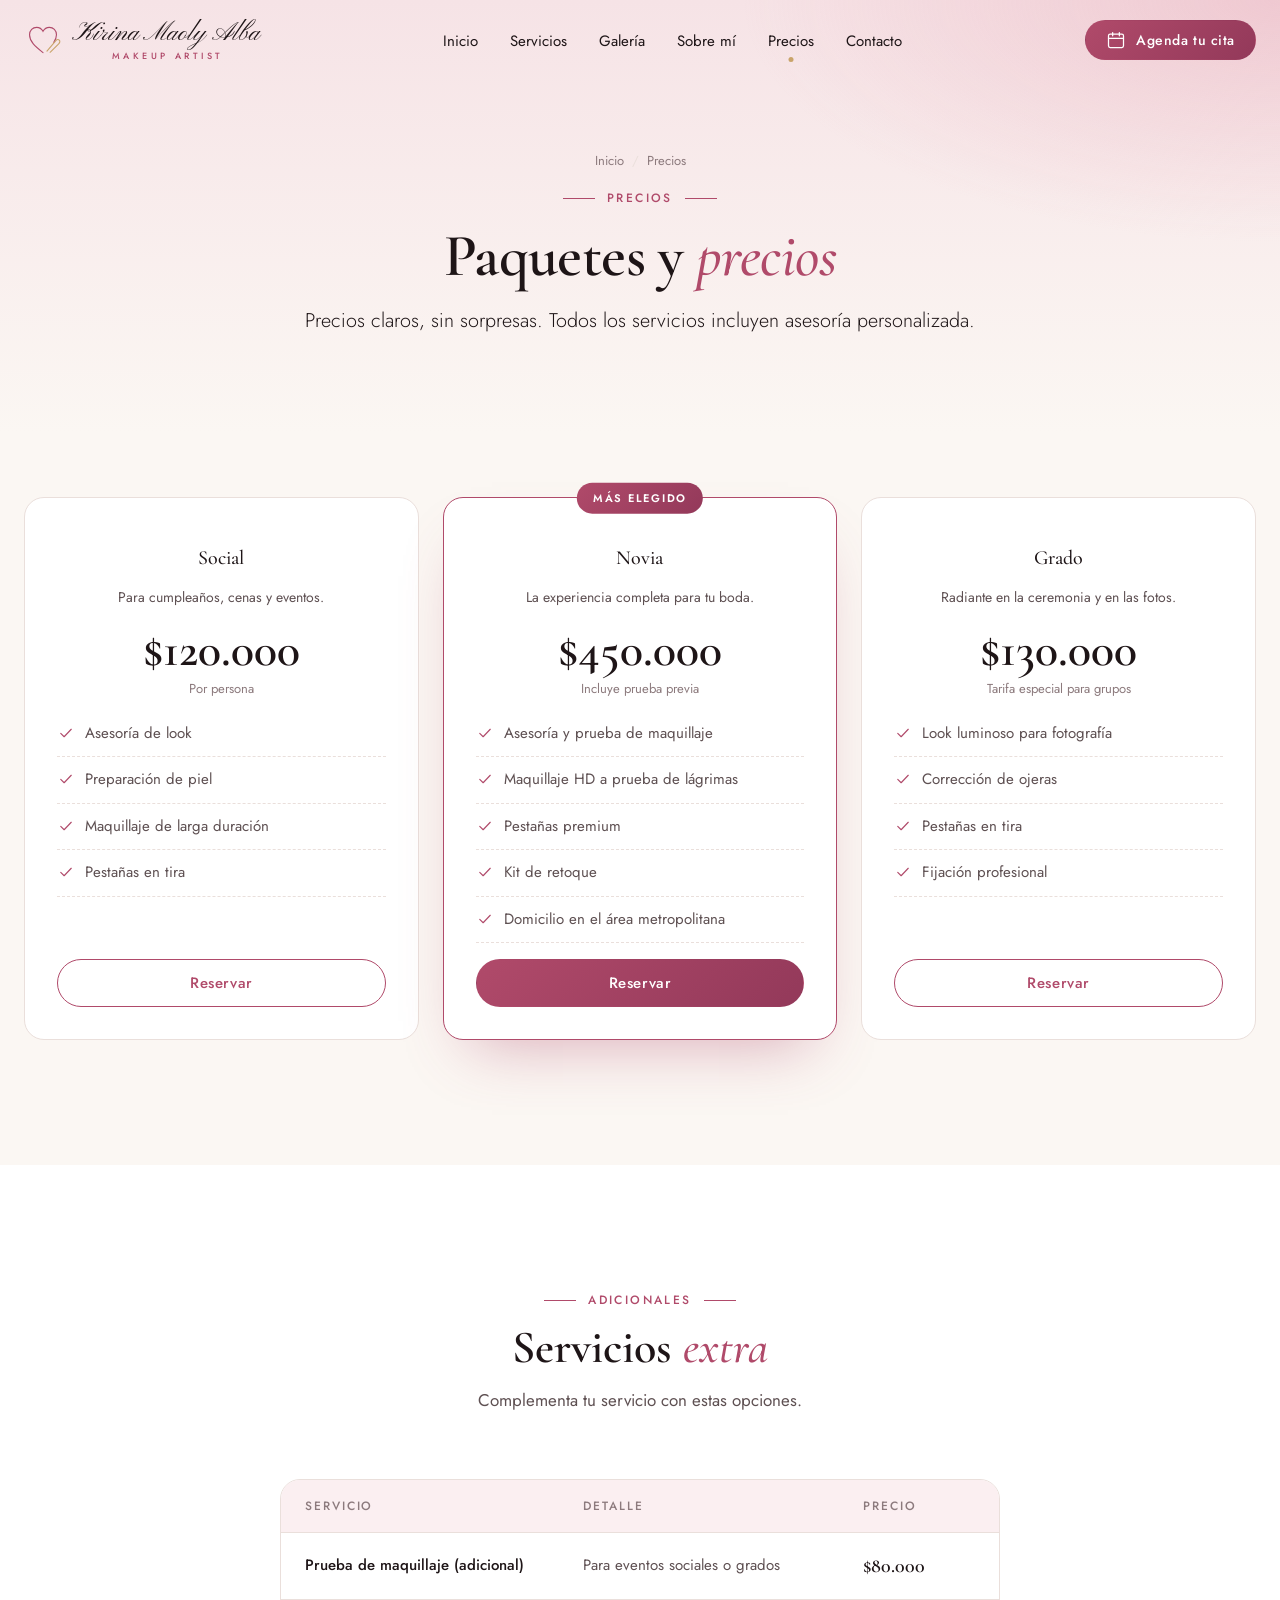
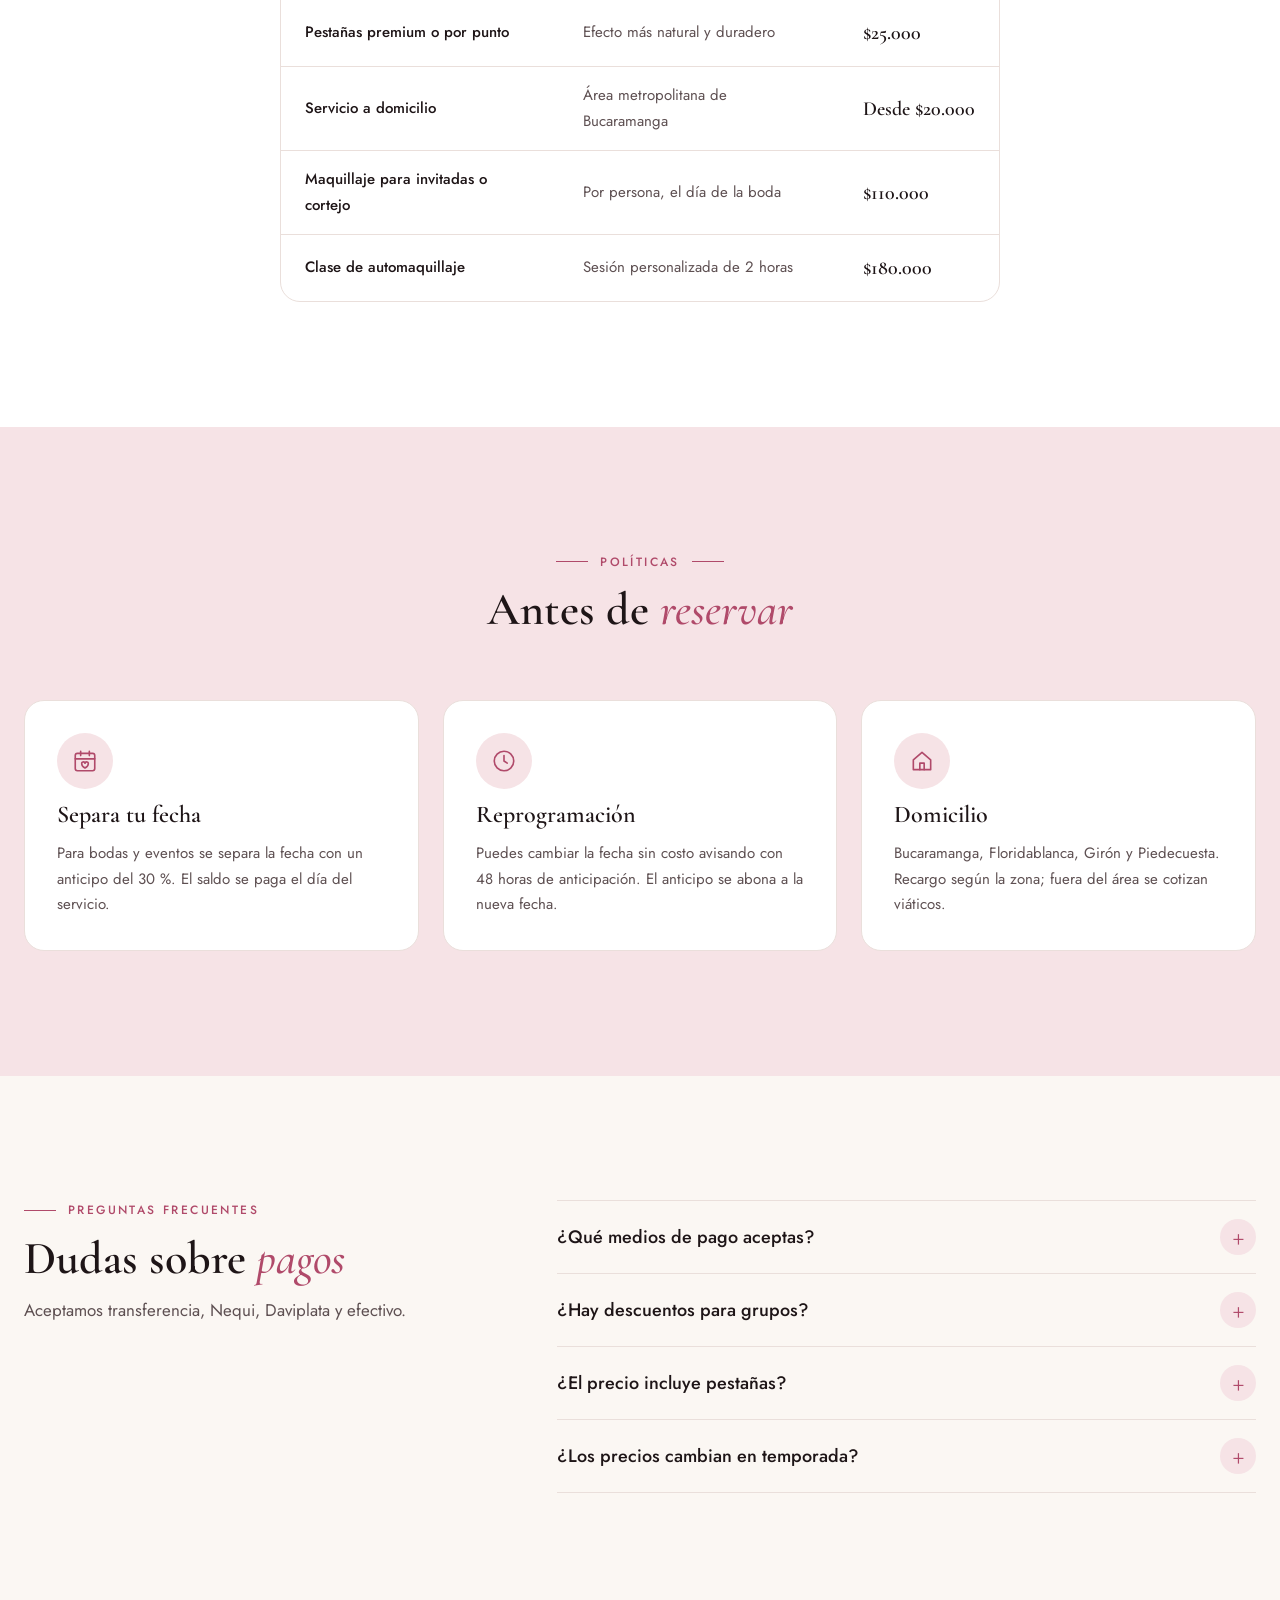
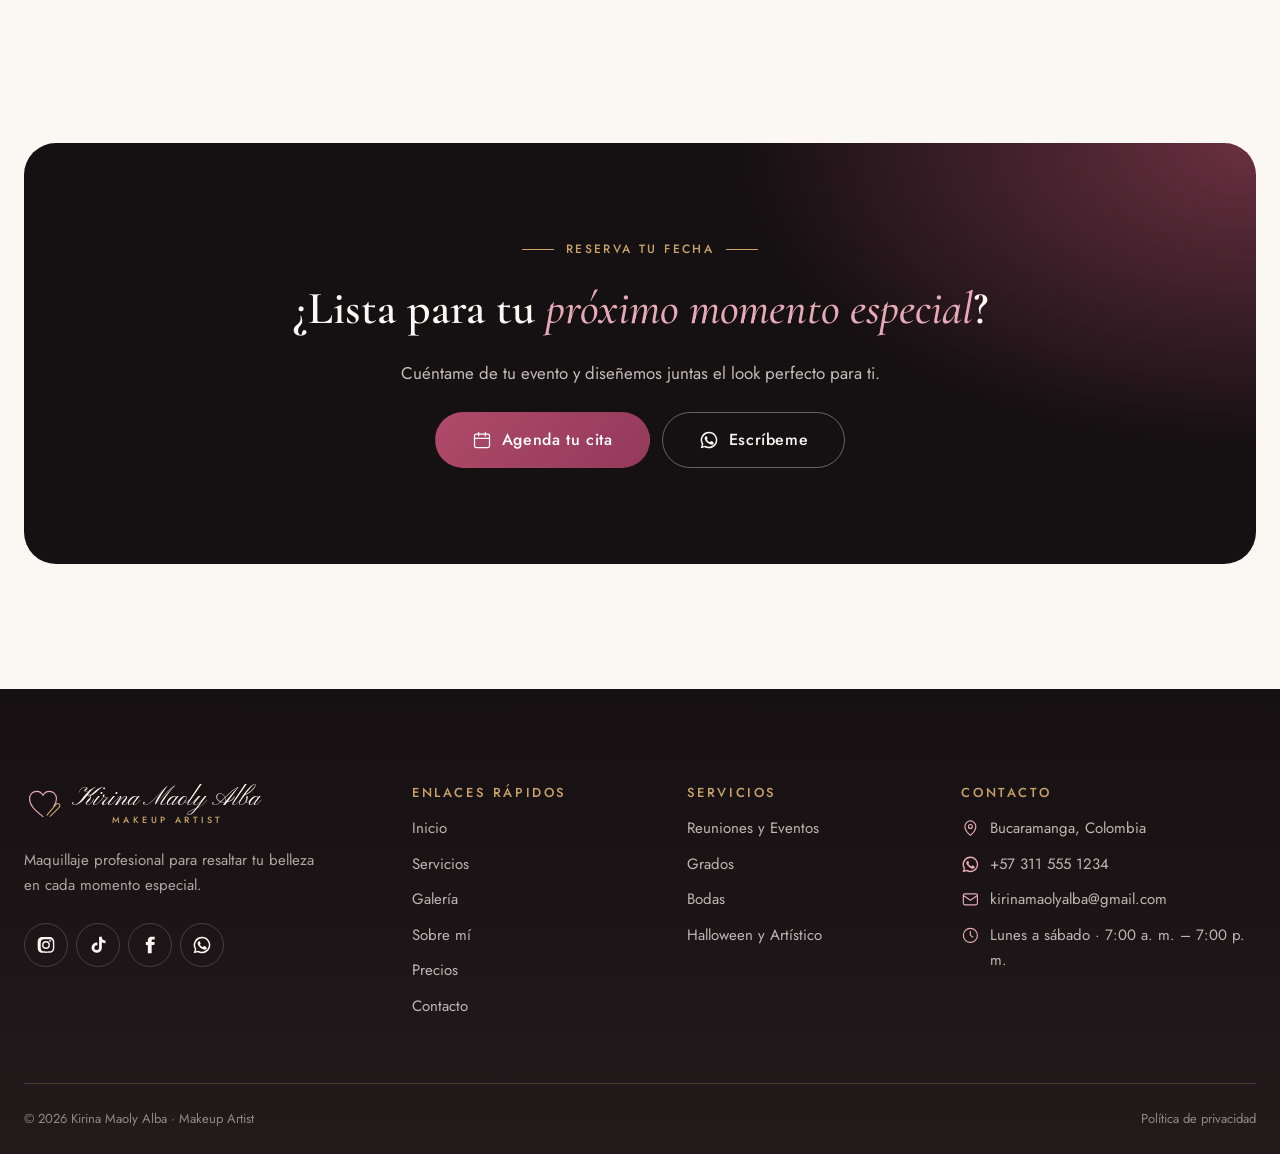
<file: precios.html>
<!doctype html>
<html lang="es-CO">
<head>
<meta charset="utf-8">
<meta name="viewport" content="width=device-width, initial-scale=1">
<title>Precios de maquillaje · Kirina Maoly Alba</title>
<meta name="description" content="Paquetes y precios de maquillaje profesional en Bucaramanga: social, grado y novia. Servicios adicionales, políticas y medios de pago.">
<link rel="canonical" href="https://kirinamaolyalba.com/precios.html">
<meta name="theme-color" content="#F6E3E6">
<meta property="og:type" content="website">
<meta property="og:locale" content="es_CO">
<meta property="og:site_name" content="Kirina Maoly Alba · Makeup Artist">
<meta property="og:title" content="Precios de maquillaje · Kirina Maoly Alba">
<meta property="og:description" content="Paquetes y precios de maquillaje profesional en Bucaramanga: social, grado y novia. Servicios adicionales, políticas y medios de pago.">
<meta property="og:url" content="https://kirinamaolyalba.com/precios.html">
<meta property="og:image" content="https://kirinamaolyalba.com/assets/img/og-image.jpg">
<link rel="icon" href="assets/icons/favicon.svg" type="image/svg+xml">
<link rel="preconnect" href="https://fonts.googleapis.com">
<link rel="preconnect" href="https://fonts.gstatic.com" crossorigin>
<link rel="stylesheet" href="https://fonts.googleapis.com/css2?family=Cormorant+Garamond:ital,wght@0,500;0,600;1,500;1,600&family=Jost:wght@300;400;500;600&family=Pinyon+Script&display=swap">
<link rel="stylesheet" href="assets/css/tokens.css">
<link rel="stylesheet" href="assets/css/base.css">
<link rel="stylesheet" href="assets/css/components.css">
<link rel="stylesheet" href="assets/css/sections.css">
<script>document.documentElement.classList.add("js")</script>
<script src="assets/js/main.js" defer></script>
</head>
<body>
<a class="skip-link" href="#contenido">Saltar al contenido</a>
<header class="site-header">
  <div class="container">
    <a class="brand" href="index.html" aria-label="Kirina Maoly Alba, inicio">
      <svg class="brand__mark" width="38" height="38" viewBox="0 0 48 48" fill="none" stroke="currentColor" stroke-width="1.4" stroke-linecap="round" aria-hidden="true"><path d="M24 40C14 32 7 26 7 17.5 7 12 11 8 16 8c3.5 0 6.4 2 8 5 1.6-3 4.5-5 8-5 5 0 9 4 9 9.5 0 3.5-1.2 6.5-3.4 9.4"/><path d="M29 38l11-13M40 25c1.5-1.6 3.5-1.8 4.6-.8s.8 3.1-.8 4.6L33 39.5" stroke="#C9A46A"/></svg>
      <span class="brand__text"><span class="brand__name">Kirina Maoly Alba</span><span class="brand__tag">Makeup Artist</span></span>
    </a>
    <nav class="nav" aria-label="Principal">
      <ul class="nav__list"><li><a class="nav__link" href="index.html">Inicio</a></li><li><a class="nav__link" href="servicios/index.html">Servicios</a></li><li><a class="nav__link" href="galeria.html">Galería</a></li><li><a class="nav__link" href="sobre-mi.html">Sobre mí</a></li><li><a class="nav__link" href="precios.html" aria-current="page">Precios</a></li><li><a class="nav__link" href="contacto.html">Contacto</a></li></ul>
    </nav>
    <a class="btn btn--primary btn--sm header-cta" href="contacto.html"><svg class="icon" width="20" height="20" viewBox="0 0 24 24" aria-hidden="true"><rect x="3" y="5" width="18" height="16" rx="2"/><path d="M3 10h18M8 3v4M16 3v4"/></svg>Agenda tu cita</a>
    <button class="menu-toggle" type="button" aria-controls="mobile-menu" aria-expanded="false" aria-label="Abrir menú"><span></span></button>
  </div>
</header>
<div class="mobile-menu" id="mobile-menu" aria-hidden="true">
  <nav aria-label="Menú móvil"><ul><li><a href="index.html">Inicio</a></li><li><a href="servicios/index.html">Servicios</a></li><li><a href="galeria.html">Galería</a></li><li><a href="sobre-mi.html">Sobre mí</a></li><li><a href="precios.html" aria-current="page">Precios</a></li><li><a href="contacto.html">Contacto</a></li></ul></nav>
  <div class="mobile-menu__foot">
    <a class="btn btn--primary btn--lg" href="contacto.html"><svg class="icon" width="20" height="20" viewBox="0 0 24 24" aria-hidden="true"><rect x="3" y="5" width="18" height="16" rx="2"/><path d="M3 10h18M8 3v4M16 3v4"/></svg>Agenda tu cita</a>
    <p>Bucaramanga, Colombia · +57 311 555 1234</p>
  </div>
</div>
<main id="contenido">

<section class="page-hero">
  <div class="container">
    <nav aria-label="Ruta"><ol class="breadcrumbs"><li><a href="index.html">Inicio</a></li><li aria-current="page">Precios</li></ol></nav>
    <span class="overline overline--center">Precios</span>
    <h1>Paquetes y <em>precios</em></h1>
    <p class="lead">Precios claros, sin sorpresas. Todos los servicios incluyen asesoría personalizada.</p>
  </div>
</section>
<section class="section" style="padding-top:var(--space-8)">
  <div class="container">
    <div class="pricing-grid"><article class="price-card" data-reveal style="--i:0">
  
  <h3 class="price-card__name">Social</h3>
  <p class="price-card__desc">Para cumpleaños, cenas y eventos.</p>
  <div class="price-card__value">$120.000<small>Por persona</small></div>
  <ul class="check-list"><li><svg class="icon" width="20" height="20" viewBox="0 0 24 24" aria-hidden="true"><path d="M5 12.5l4.5 4.5L19 7"/></svg><span>Asesoría de look</span></li><li><svg class="icon" width="20" height="20" viewBox="0 0 24 24" aria-hidden="true"><path d="M5 12.5l4.5 4.5L19 7"/></svg><span>Preparación de piel</span></li><li><svg class="icon" width="20" height="20" viewBox="0 0 24 24" aria-hidden="true"><path d="M5 12.5l4.5 4.5L19 7"/></svg><span>Maquillaje de larga duración</span></li><li><svg class="icon" width="20" height="20" viewBox="0 0 24 24" aria-hidden="true"><path d="M5 12.5l4.5 4.5L19 7"/></svg><span>Pestañas en tira</span></li></ul>
  <a class="btn btn--secondary btn--block" href="contacto.html?servicio=eventos">Reservar</a>
</article><article class="price-card price-card--featured" data-reveal style="--i:1">
  <span class="price-card__tag">Más elegido</span>
  <h3 class="price-card__name">Novia</h3>
  <p class="price-card__desc">La experiencia completa para tu boda.</p>
  <div class="price-card__value">$450.000<small>Incluye prueba previa</small></div>
  <ul class="check-list"><li><svg class="icon" width="20" height="20" viewBox="0 0 24 24" aria-hidden="true"><path d="M5 12.5l4.5 4.5L19 7"/></svg><span>Asesoría y prueba de maquillaje</span></li><li><svg class="icon" width="20" height="20" viewBox="0 0 24 24" aria-hidden="true"><path d="M5 12.5l4.5 4.5L19 7"/></svg><span>Maquillaje HD a prueba de lágrimas</span></li><li><svg class="icon" width="20" height="20" viewBox="0 0 24 24" aria-hidden="true"><path d="M5 12.5l4.5 4.5L19 7"/></svg><span>Pestañas premium</span></li><li><svg class="icon" width="20" height="20" viewBox="0 0 24 24" aria-hidden="true"><path d="M5 12.5l4.5 4.5L19 7"/></svg><span>Kit de retoque</span></li><li><svg class="icon" width="20" height="20" viewBox="0 0 24 24" aria-hidden="true"><path d="M5 12.5l4.5 4.5L19 7"/></svg><span>Domicilio en el área metropolitana</span></li></ul>
  <a class="btn btn--primary btn--block" href="contacto.html?servicio=bodas">Reservar</a>
</article><article class="price-card" data-reveal style="--i:2">
  
  <h3 class="price-card__name">Grado</h3>
  <p class="price-card__desc">Radiante en la ceremonia y en las fotos.</p>
  <div class="price-card__value">$130.000<small>Tarifa especial para grupos</small></div>
  <ul class="check-list"><li><svg class="icon" width="20" height="20" viewBox="0 0 24 24" aria-hidden="true"><path d="M5 12.5l4.5 4.5L19 7"/></svg><span>Look luminoso para fotografía</span></li><li><svg class="icon" width="20" height="20" viewBox="0 0 24 24" aria-hidden="true"><path d="M5 12.5l4.5 4.5L19 7"/></svg><span>Corrección de ojeras</span></li><li><svg class="icon" width="20" height="20" viewBox="0 0 24 24" aria-hidden="true"><path d="M5 12.5l4.5 4.5L19 7"/></svg><span>Pestañas en tira</span></li><li><svg class="icon" width="20" height="20" viewBox="0 0 24 24" aria-hidden="true"><path d="M5 12.5l4.5 4.5L19 7"/></svg><span>Fijación profesional</span></li></ul>
  <a class="btn btn--secondary btn--block" href="contacto.html?servicio=grados">Reservar</a>
</article></div>
  </div>
</section>
<section class="section section--white">
  <div class="container container--text">
    <header class="section-head" data-reveal><span class="overline overline--center">Adicionales</span><h2>Servicios <em>extra</em></h2><p>Complementa tu servicio con estas opciones.</p></header>
    <div class="table-wrap" data-reveal>
      <table class="table">
        <thead><tr><th>Servicio</th><th>Detalle</th><th>Precio</th></tr></thead>
        <tbody><tr><td><strong>Prueba de maquillaje (adicional)</strong></td><td>Para eventos sociales o grados</td><td>$80.000</td></tr><tr><td><strong>Pestañas premium o por punto</strong></td><td>Efecto más natural y duradero</td><td>$25.000</td></tr><tr><td><strong>Servicio a domicilio</strong></td><td>Área metropolitana de Bucaramanga</td><td>Desde $20.000</td></tr><tr><td><strong>Maquillaje para invitadas o cortejo</strong></td><td>Por persona, el día de la boda</td><td>$110.000</td></tr><tr><td><strong>Clase de automaquillaje</strong></td><td>Sesión personalizada de 2 horas</td><td>$180.000</td></tr></tbody>
      </table>
    </div>
  </div>
</section>
<section class="section section--blush">
  <div class="container">
    <header class="section-head" data-reveal><span class="overline overline--center">Políticas</span><h2>Antes de <em>reservar</em></h2></header>
    <div class="cards-3">
      <div class="feature-card" data-reveal><div class="feature-card__icon"><svg class="icon" width="20" height="20" viewBox="0 0 24 24" aria-hidden="true"><rect x="3" y="5" width="18" height="16" rx="2"/><path d="M3 10h18M8 3v4M16 3v4"/><path d="M12 18.5s-3-1.8-3-3.8a1.5 1.5 0 0 1 3-.6 1.5 1.5 0 0 1 3 .6c0 2-3 3.8-3 3.8z"/></svg></div><h3>Separa tu fecha</h3><p>Para bodas y eventos se separa la fecha con un anticipo del 30 %. El saldo se paga el día del servicio.</p></div>
      <div class="feature-card" data-reveal style="--i:1"><div class="feature-card__icon"><svg class="icon" width="20" height="20" viewBox="0 0 24 24" aria-hidden="true"><circle cx="12" cy="12" r="9"/><path d="M12 7v5l3 2"/></svg></div><h3>Reprogramación</h3><p>Puedes cambiar la fecha sin costo avisando con 48 horas de anticipación. El anticipo se abona a la nueva fecha.</p></div>
      <div class="feature-card" data-reveal style="--i:2"><div class="feature-card__icon"><svg class="icon" width="20" height="20" viewBox="0 0 24 24" aria-hidden="true"><path d="M4 11l8-7 8 7v9H4z"/><path d="M10 20v-6h4v6"/></svg></div><h3>Domicilio</h3><p>Bucaramanga, Floridablanca, Girón y Piedecuesta. Recargo según la zona; fuera del área se cotizan viáticos.</p></div>
    </div>
  </div>
</section>
<section class="section">
  <div class="container faq-layout">
    <header class="section-head section-head--left" data-reveal><span class="overline">Preguntas frecuentes</span><h2>Dudas sobre <em>pagos</em></h2><p>Aceptamos transferencia, Nequi, Daviplata y efectivo.</p></header>
    <div class="faq" data-reveal><details><summary>¿Qué medios de pago aceptas?</summary><div class="faq__answer"><p>Transferencia bancaria, Nequi, Daviplata y efectivo.</p></div></details><details><summary>¿Hay descuentos para grupos?</summary><div class="faq__answer"><p>Sí. Para 3 o más personas en el mismo lugar y horario hay tarifa especial. Escríbeme para cotizar.</p></div></details><details><summary>¿El precio incluye pestañas?</summary><div class="faq__answer"><p>Todos los paquetes incluyen pestañas en tira. Las pestañas premium o por punto tienen un costo adicional, excepto en el paquete de novia.</p></div></details><details><summary>¿Los precios cambian en temporada?</summary><div class="faq__answer"><p>En octubre (Halloween) y diciembre la agenda se llena rápido; los precios se mantienen, pero te recomiendo reservar con tiempo.</p></div></details></div>
  </div>
</section>
<section class="section">
  <div class="container">
    <div class="cta-band" data-reveal>
      <span class="overline overline--center" style="color:var(--color-gold)">Reserva tu fecha</span>
      <h2>¿Lista para tu <em>próximo momento especial</em>?</h2>
      <p>Cuéntame de tu evento y diseñemos juntas el look perfecto para ti.</p>
      <div class="btn-row">
        <a class="btn btn--primary btn--lg" href="contacto.html"><svg class="icon" width="20" height="20" viewBox="0 0 24 24" aria-hidden="true"><rect x="3" y="5" width="18" height="16" rx="2"/><path d="M3 10h18M8 3v4M16 3v4"/></svg>Agenda tu cita</a>
        <a class="btn btn--dark btn--lg" href="https://wa.me/573115551234?text=%C2%A1Hola%20Kirina!%20Quiero%20informaci%C3%B3n%20para%20agendar%20una%20cita%20%E2%9C%A8" target="_blank" rel="noopener"><svg class="icon icon--fill" width="20" height="20" viewBox="0 0 24 24" aria-hidden="true"><path d="M12 2a10 10 0 0 0-8.6 15.1L2 22l5-1.3A10 10 0 1 0 12 2zm0 18.2a8.2 8.2 0 0 1-4.2-1.2l-.3-.2-3 .8.8-2.9-.2-.3A8.2 8.2 0 1 1 12 20.2zm4.5-6.1c-.2-.1-1.5-.7-1.7-.8-.2-.1-.4-.1-.6.1l-.8 1c-.1.2-.3.2-.5.1a6.7 6.7 0 0 1-3.3-2.9c-.3-.4.2-.4.7-1.4.1-.2 0-.3 0-.4l-.8-1.8c-.2-.5-.4-.4-.6-.4h-.5a1 1 0 0 0-.7.3 3 3 0 0 0-.9 2.2 5.2 5.2 0 0 0 1.1 2.8 11.9 11.9 0 0 0 4.6 4c1.7.7 2.4.8 3.2.7.5-.1 1.5-.6 1.8-1.2.2-.6.2-1.1.1-1.2l-.5-.3z"/></svg>Escríbeme</a>
      </div>
    </div>
  </div>
</section>
</main>
<footer class="site-footer">
  <div class="container">
    <div class="footer-grid">
      <div class="footer-about">
        <a class="brand" href="index.html" aria-label="Kirina Maoly Alba, inicio">
          <svg class="brand__mark" width="38" height="38" viewBox="0 0 48 48" fill="none" stroke="currentColor" stroke-width="1.4" stroke-linecap="round" aria-hidden="true"><path d="M24 40C14 32 7 26 7 17.5 7 12 11 8 16 8c3.5 0 6.4 2 8 5 1.6-3 4.5-5 8-5 5 0 9 4 9 9.5 0 3.5-1.2 6.5-3.4 9.4"/><path d="M29 38l11-13M40 25c1.5-1.6 3.5-1.8 4.6-.8s.8 3.1-.8 4.6L33 39.5" stroke="#C9A46A"/></svg>
          <span class="brand__text"><span class="brand__name">Kirina Maoly Alba</span><span class="brand__tag">Makeup Artist</span></span>
        </a>
        <p>Maquillaje profesional para resaltar tu belleza en cada momento especial.</p>
        <div class="socials">
          <a href="https://www.instagram.com/" target="_blank" rel="noopener" aria-label="Instagram"><svg class="icon icon--fill" width="20" height="20" viewBox="0 0 24 24" aria-hidden="true"><path d="M12 7.3a4.7 4.7 0 1 0 0 9.4 4.7 4.7 0 0 0 0-9.4zm0 7.7a3 3 0 1 1 0-6 3 3 0 0 1 0 6zm6-7.9a1.1 1.1 0 1 1-2.2 0 1.1 1.1 0 0 1 2.2 0zM21.9 8c-.1-1.5-.4-2.8-1.5-3.9S18 2.6 16.5 2.5C15 2.4 9 2.4 7.5 2.5S4.8 2.9 3.6 4 2.2 6.5 2.1 8C2 9.5 2 14.5 2.1 16c.1 1.5.4 2.8 1.5 3.9s2.4 1.4 3.9 1.5c1.5.1 7.5.1 9 0s2.8-.4 3.9-1.5 1.4-2.4 1.5-3.9c.1-1.5.1-6.5 0-8zm-2 9.6a3 3 0 0 1-1.7 1.7c-1.2.5-4 .4-5.2.4s-4.1.1-5.2-.4a3 3 0 0 1-1.7-1.7c-.5-1.2-.4-4-.4-5.3s-.1-4.1.4-5.2a3 3 0 0 1 1.7-1.7c1.2-.5 4-.4 5.2-.4s4.1-.1 5.2.4a3 3 0 0 1 1.7 1.7c.5 1.2.4 4 .4 5.2s.1 4.1-.4 5.3z"/></svg></a>
          <a href="https://www.tiktok.com/" target="_blank" rel="noopener" aria-label="TikTok"><svg class="icon icon--fill" width="20" height="20" viewBox="0 0 24 24" aria-hidden="true"><path d="M16.6 2h-3.3v13.2a2.8 2.8 0 1 1-2-2.7V9.1a6.2 6.2 0 1 0 5.3 6.1V8.6a8 8 0 0 0 4.4 1.4V6.6a4.5 4.5 0 0 1-4.4-4.6z"/></svg></a>
          <a href="https://www.facebook.com/" target="_blank" rel="noopener" aria-label="Facebook"><svg class="icon icon--fill" width="20" height="20" viewBox="0 0 24 24" aria-hidden="true"><path d="M14 8.5V6.6c0-.9.6-1.1 1-1.1h2.6V2h-3.6C10.1 2 9.4 4.9 9.4 6.7v1.8H7v3.6h2.4V22H14v-9.9h3.2l.4-3.6z"/></svg></a>
          <a href="https://wa.me/573115551234?text=%C2%A1Hola%20Kirina!%20Quiero%20informaci%C3%B3n%20para%20agendar%20una%20cita%20%E2%9C%A8" target="_blank" rel="noopener" aria-label="WhatsApp"><svg class="icon icon--fill" width="20" height="20" viewBox="0 0 24 24" aria-hidden="true"><path d="M12 2a10 10 0 0 0-8.6 15.1L2 22l5-1.3A10 10 0 1 0 12 2zm0 18.2a8.2 8.2 0 0 1-4.2-1.2l-.3-.2-3 .8.8-2.9-.2-.3A8.2 8.2 0 1 1 12 20.2zm4.5-6.1c-.2-.1-1.5-.7-1.7-.8-.2-.1-.4-.1-.6.1l-.8 1c-.1.2-.3.2-.5.1a6.7 6.7 0 0 1-3.3-2.9c-.3-.4.2-.4.7-1.4.1-.2 0-.3 0-.4l-.8-1.8c-.2-.5-.4-.4-.6-.4h-.5a1 1 0 0 0-.7.3 3 3 0 0 0-.9 2.2 5.2 5.2 0 0 0 1.1 2.8 11.9 11.9 0 0 0 4.6 4c1.7.7 2.4.8 3.2.7.5-.1 1.5-.6 1.8-1.2.2-.6.2-1.1.1-1.2l-.5-.3z"/></svg></a>
        </div>
      </div>
      <div>
        <h3>Enlaces rápidos</h3>
        <ul><li><a href="index.html">Inicio</a></li><li><a href="servicios/index.html">Servicios</a></li><li><a href="galeria.html">Galería</a></li><li><a href="sobre-mi.html">Sobre mí</a></li><li><a href="precios.html">Precios</a></li><li><a href="contacto.html">Contacto</a></li></ul>
      </div>
      <div>
        <h3>Servicios</h3>
        <ul><li><a href="servicios/eventos.html">Reuniones y Eventos</a></li><li><a href="servicios/grados.html">Grados</a></li><li><a href="servicios/bodas.html">Bodas</a></li><li><a href="servicios/halloween.html">Halloween y Artístico</a></li></ul>
      </div>
      <div>
        <h3>Contacto</h3>
        <ul class="footer-contact">
          <li><svg class="icon" width="20" height="20" viewBox="0 0 24 24" aria-hidden="true"><path d="M12 21s-7-6.2-7-11.5A7 7 0 0 1 19 9.5C19 14.8 12 21 12 21z"/><circle cx="12" cy="9.5" r="2.5"/></svg><span>Bucaramanga, Colombia</span></li>
          <li><svg class="icon icon--fill" width="20" height="20" viewBox="0 0 24 24" aria-hidden="true"><path d="M12 2a10 10 0 0 0-8.6 15.1L2 22l5-1.3A10 10 0 1 0 12 2zm0 18.2a8.2 8.2 0 0 1-4.2-1.2l-.3-.2-3 .8.8-2.9-.2-.3A8.2 8.2 0 1 1 12 20.2zm4.5-6.1c-.2-.1-1.5-.7-1.7-.8-.2-.1-.4-.1-.6.1l-.8 1c-.1.2-.3.2-.5.1a6.7 6.7 0 0 1-3.3-2.9c-.3-.4.2-.4.7-1.4.1-.2 0-.3 0-.4l-.8-1.8c-.2-.5-.4-.4-.6-.4h-.5a1 1 0 0 0-.7.3 3 3 0 0 0-.9 2.2 5.2 5.2 0 0 0 1.1 2.8 11.9 11.9 0 0 0 4.6 4c1.7.7 2.4.8 3.2.7.5-.1 1.5-.6 1.8-1.2.2-.6.2-1.1.1-1.2l-.5-.3z"/></svg><a href="https://wa.me/573115551234?text=%C2%A1Hola%20Kirina!%20Quiero%20informaci%C3%B3n%20para%20agendar%20una%20cita%20%E2%9C%A8" target="_blank" rel="noopener">+57 311 555 1234</a></li>
          <li><svg class="icon" width="20" height="20" viewBox="0 0 24 24" aria-hidden="true"><rect x="3" y="5" width="18" height="14" rx="2"/><path d="M3 7l9 6 9-6"/></svg><a href="mailto:kirinamaolyalba@gmail.com">kirinamaolyalba@gmail.com</a></li>
          <li><svg class="icon" width="20" height="20" viewBox="0 0 24 24" aria-hidden="true"><circle cx="12" cy="12" r="9"/><path d="M12 7v5l3 2"/></svg><span>Lunes a sábado · 7:00 a. m. – 7:00 p. m.</span></li>
        </ul>
      </div>
    </div>
    <div class="footer-bottom">
      <span>© <span data-year>2026</span> Kirina Maoly Alba · Makeup Artist</span>
      <a href="politica-de-privacidad.html">Política de privacidad</a>
    </div>
  </div>
</footer>
<a class="wa-float" href="https://wa.me/573115551234?text=%C2%A1Hola%20Kirina!%20Quiero%20informaci%C3%B3n%20para%20agendar%20una%20cita%20%E2%9C%A8" target="_blank" rel="noopener" aria-label="Escríbeme por WhatsApp"><svg class="icon icon--fill" width="20" height="20" viewBox="0 0 24 24" aria-hidden="true"><path d="M12 2a10 10 0 0 0-8.6 15.1L2 22l5-1.3A10 10 0 1 0 12 2zm0 18.2a8.2 8.2 0 0 1-4.2-1.2l-.3-.2-3 .8.8-2.9-.2-.3A8.2 8.2 0 1 1 12 20.2zm4.5-6.1c-.2-.1-1.5-.7-1.7-.8-.2-.1-.4-.1-.6.1l-.8 1c-.1.2-.3.2-.5.1a6.7 6.7 0 0 1-3.3-2.9c-.3-.4.2-.4.7-1.4.1-.2 0-.3 0-.4l-.8-1.8c-.2-.5-.4-.4-.6-.4h-.5a1 1 0 0 0-.7.3 3 3 0 0 0-.9 2.2 5.2 5.2 0 0 0 1.1 2.8 11.9 11.9 0 0 0 4.6 4c1.7.7 2.4.8 3.2.7.5-.1 1.5-.6 1.8-1.2.2-.6.2-1.1.1-1.2l-.5-.3z"/></svg></a>
</body>
</html>
</file>
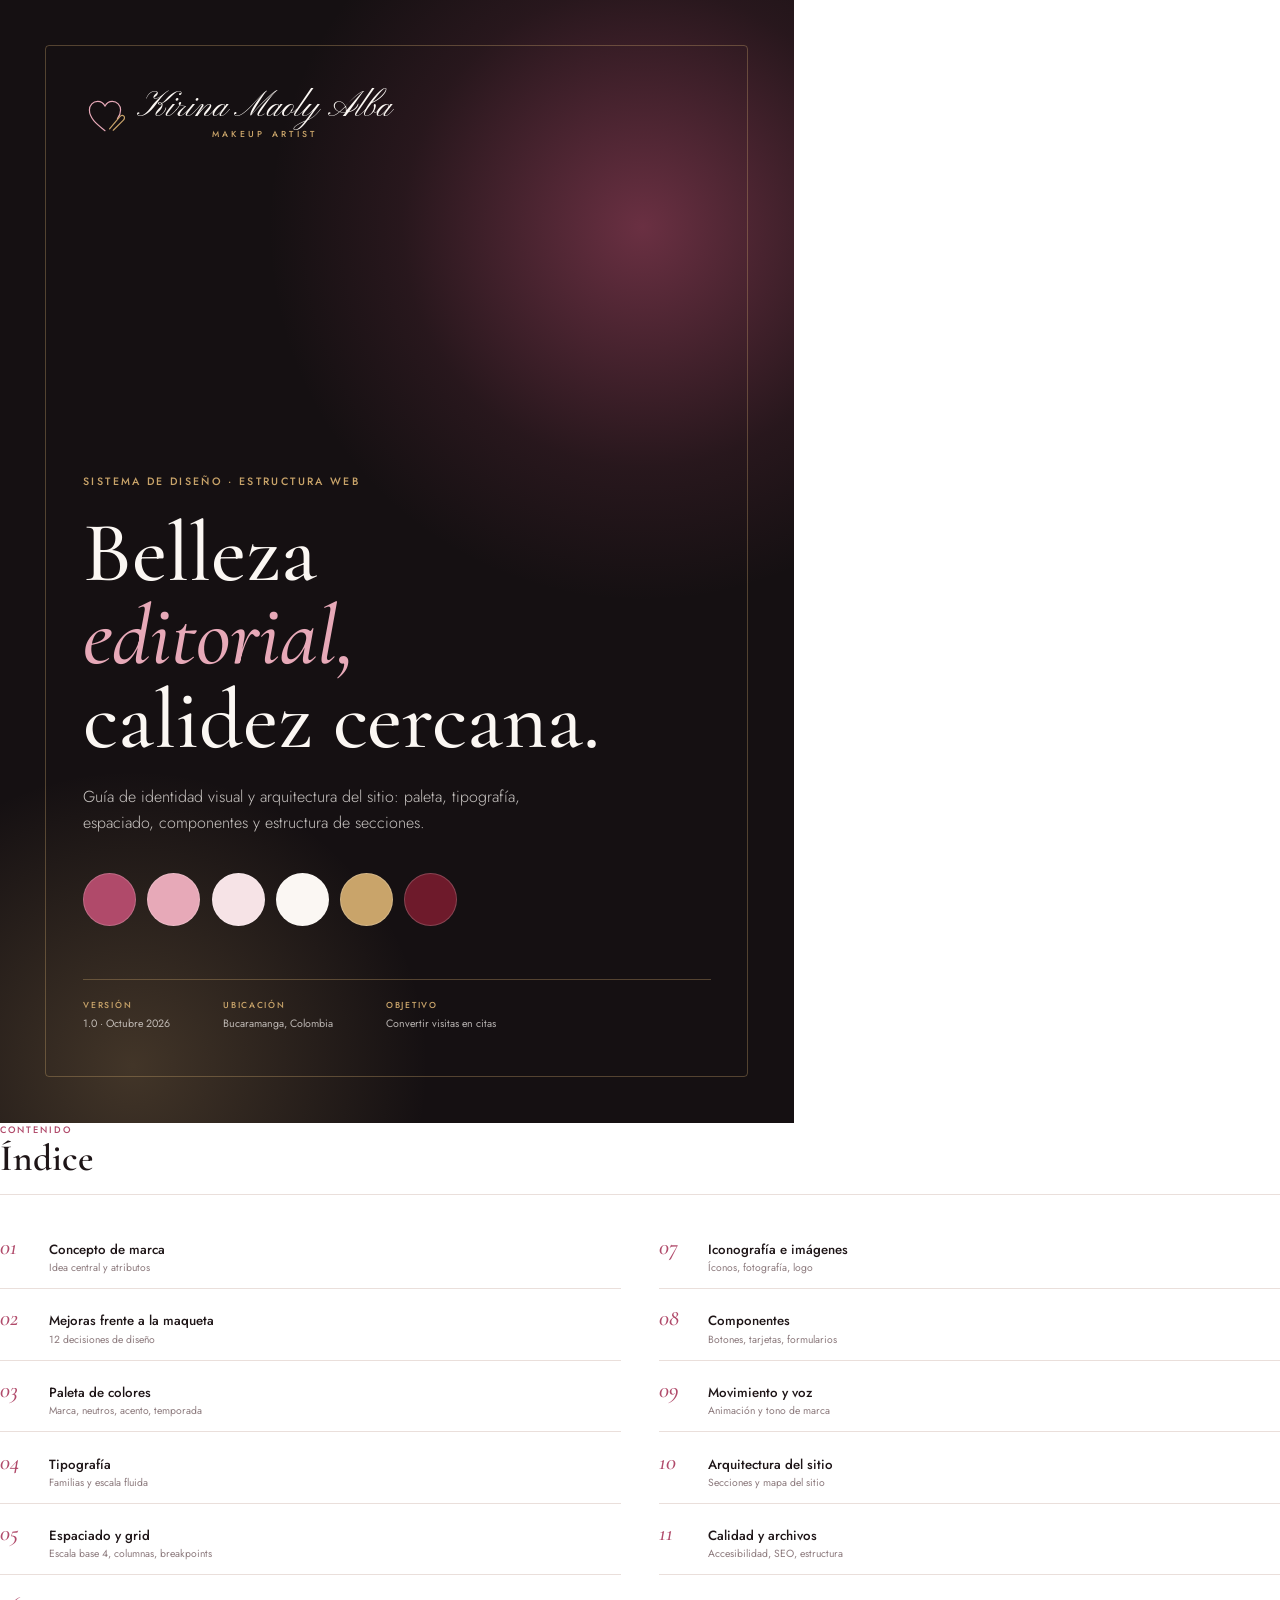
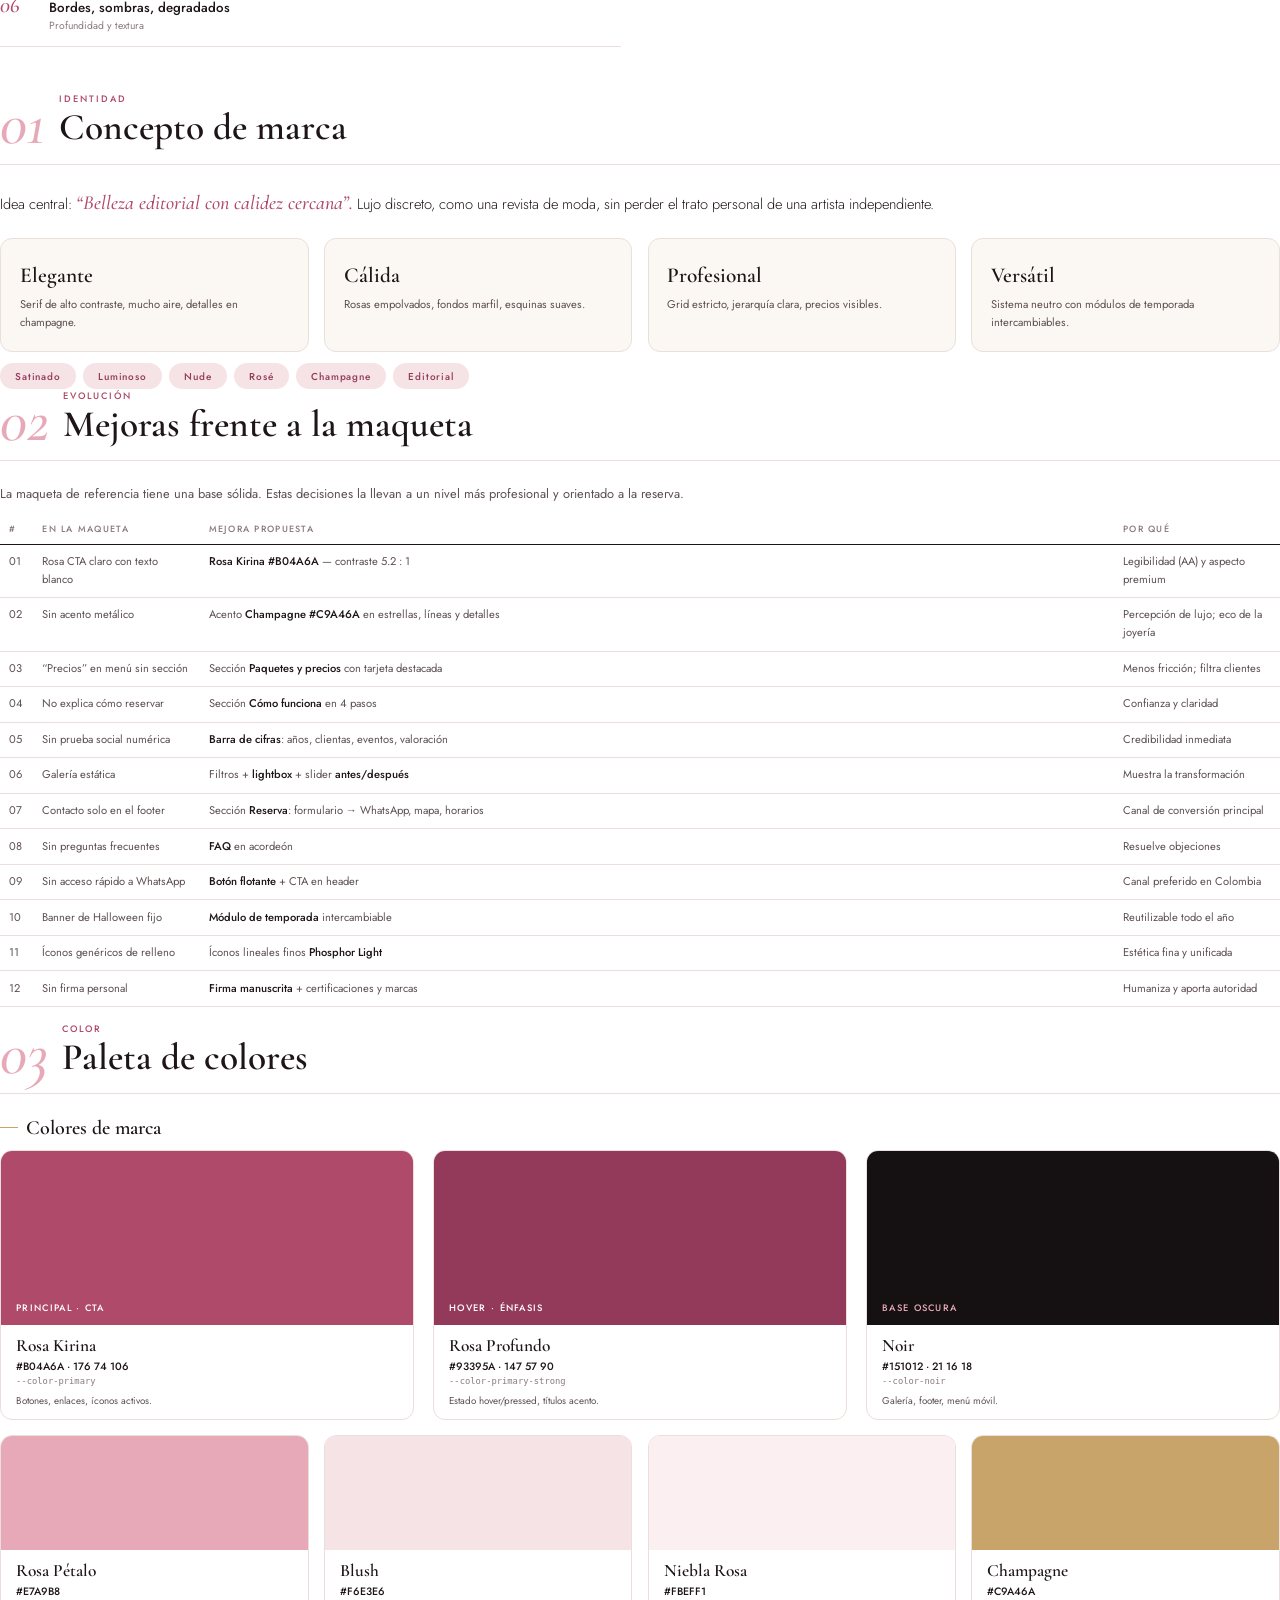
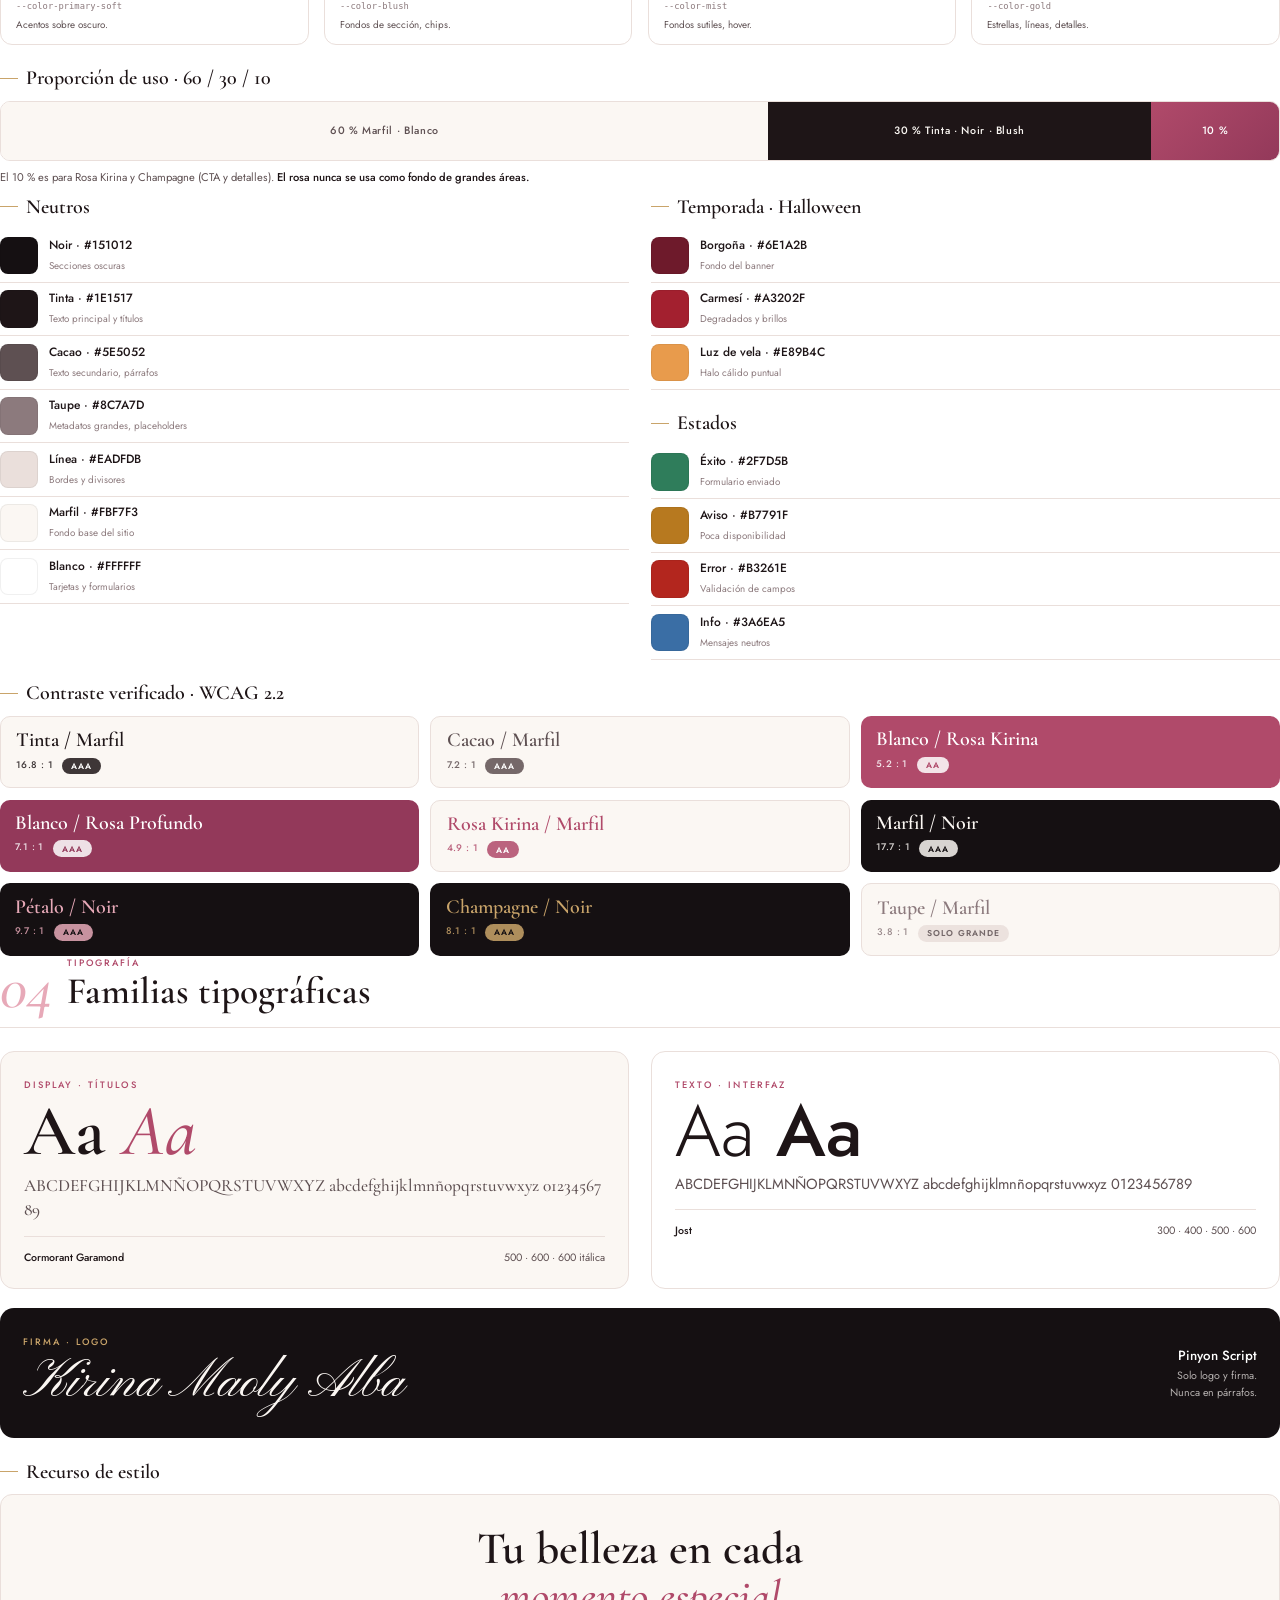
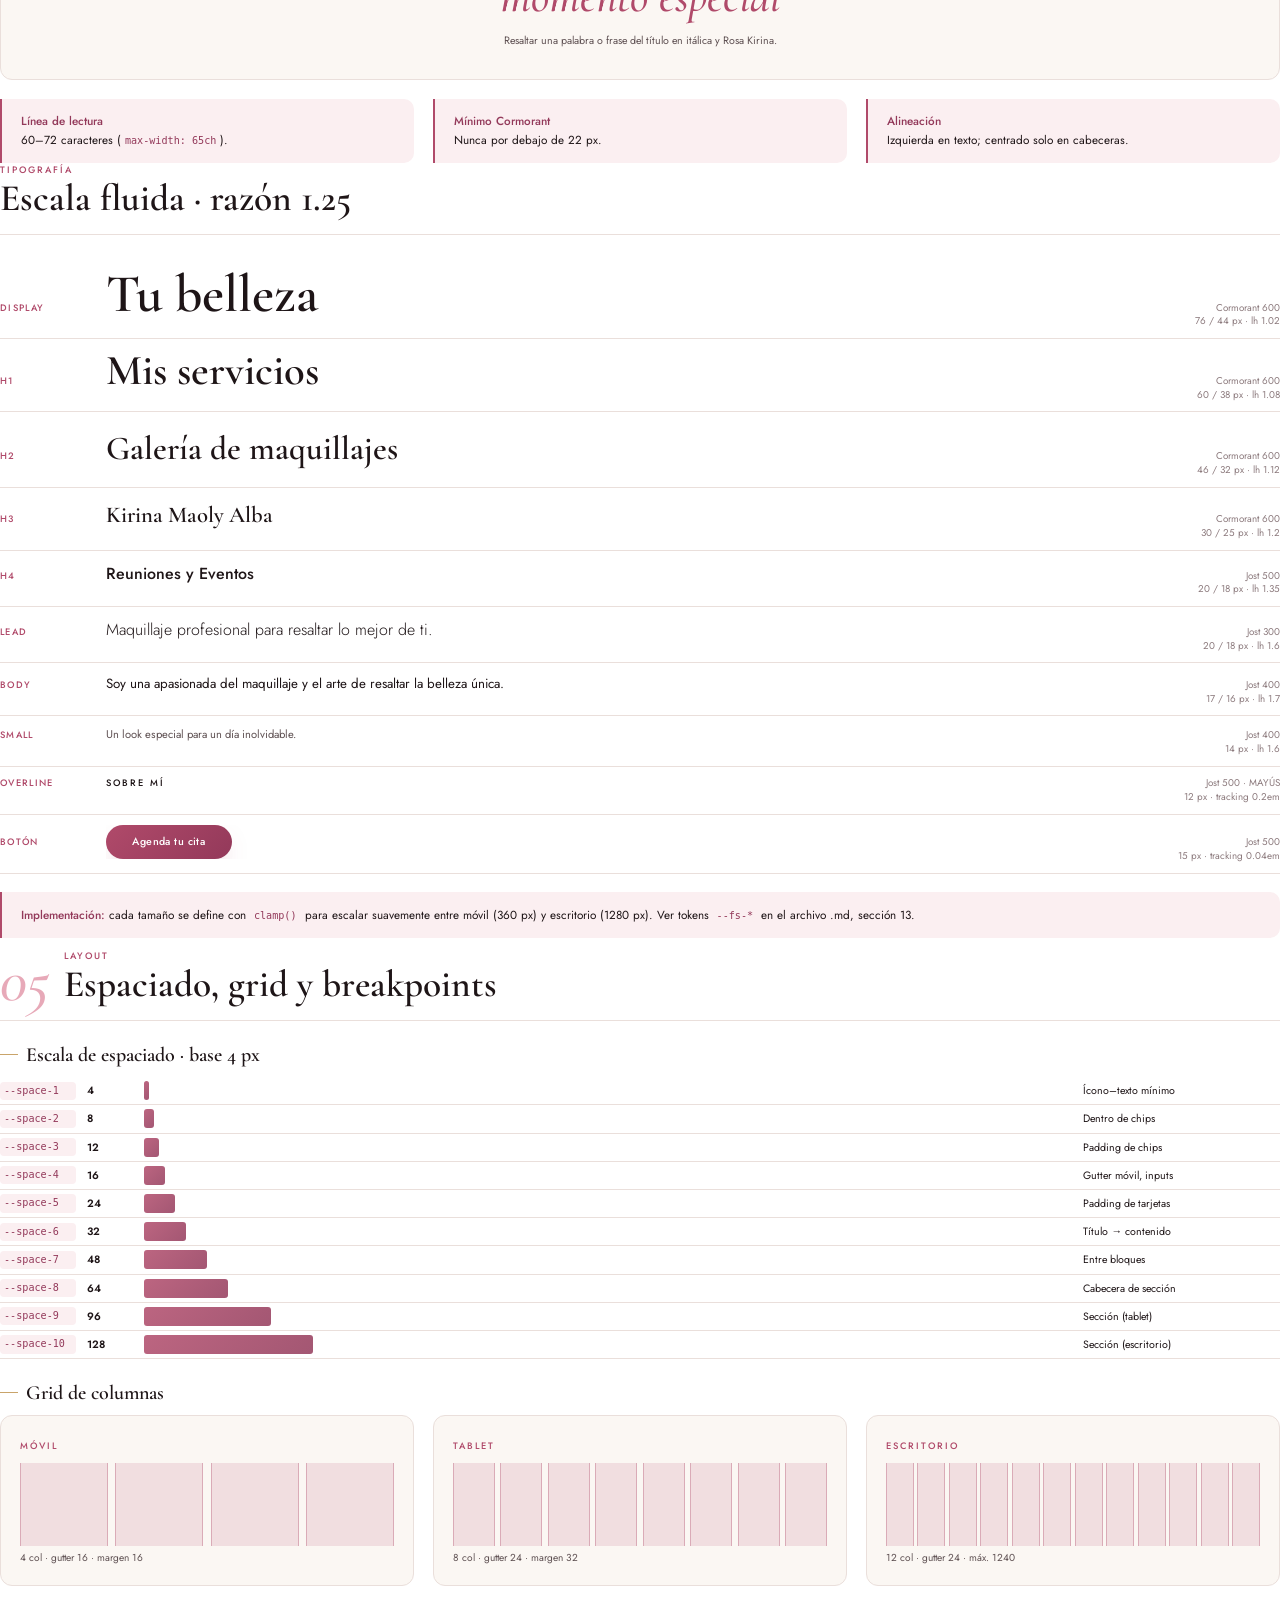
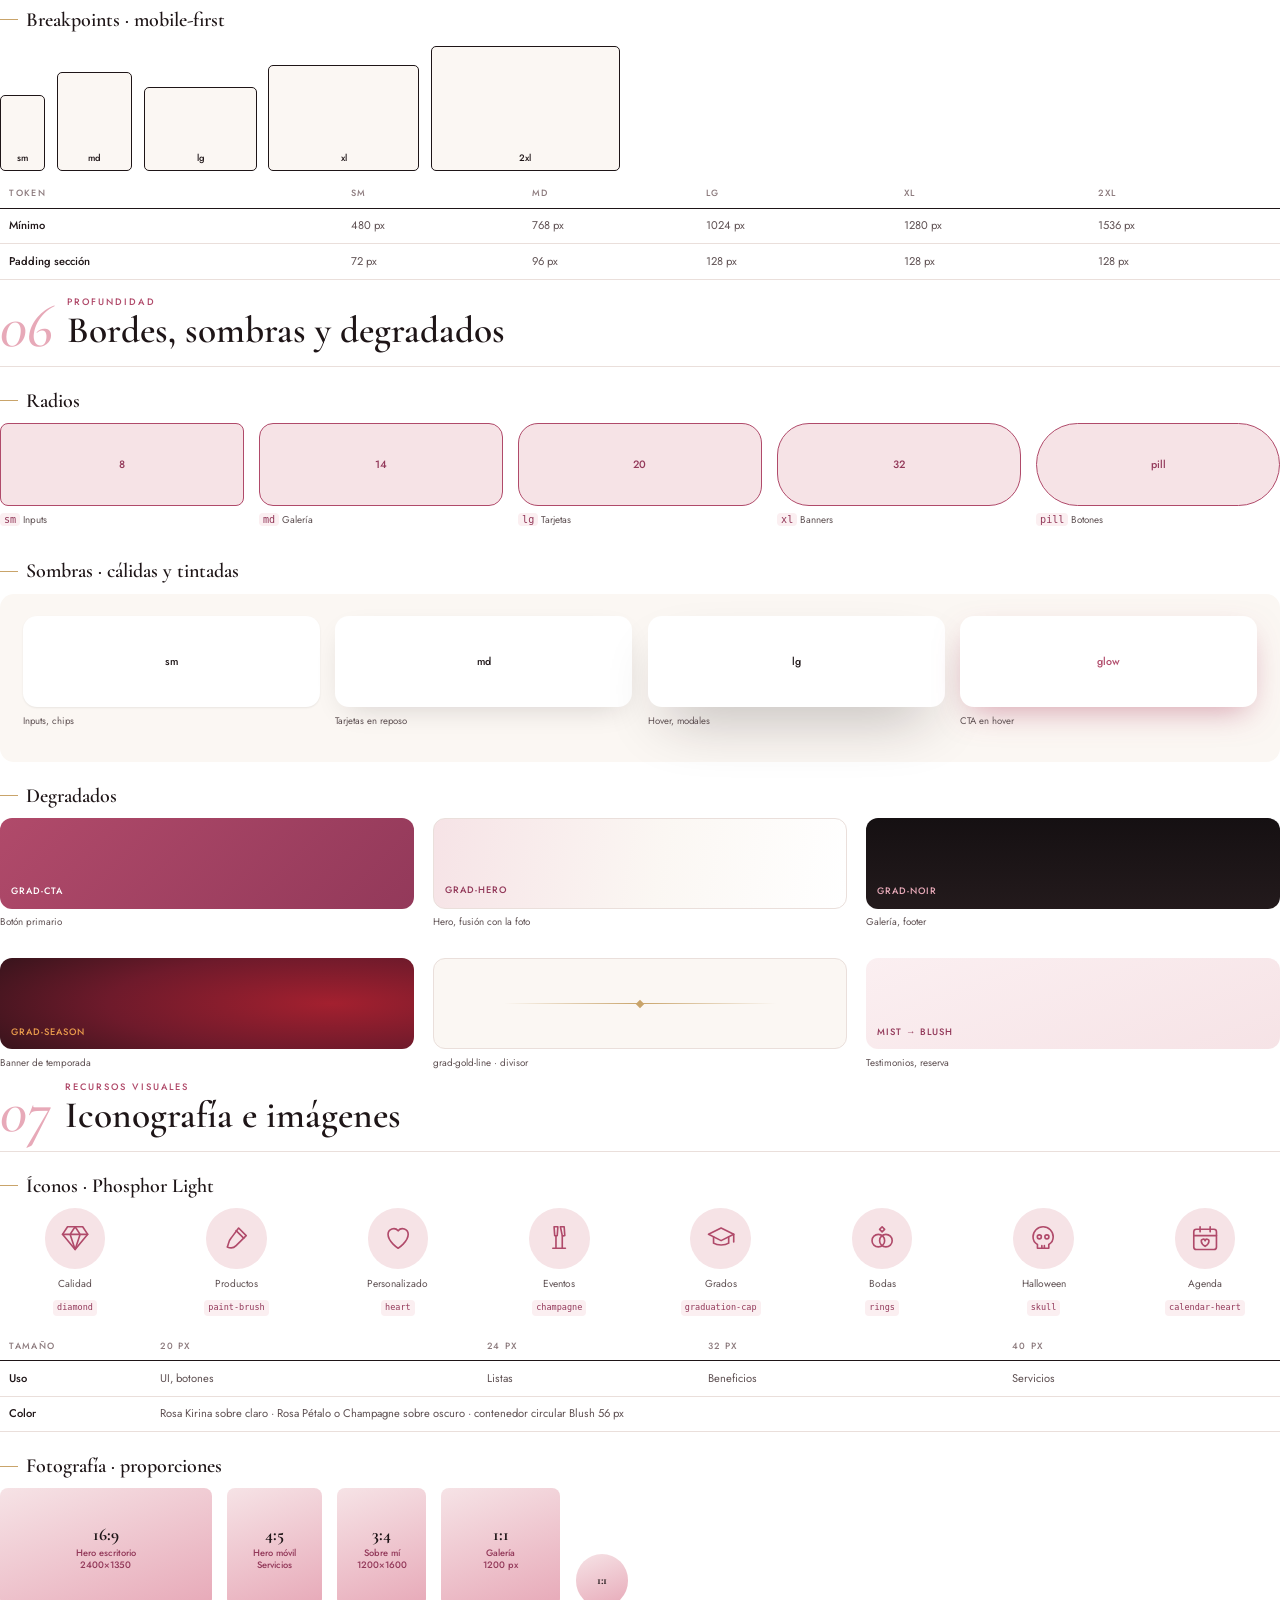
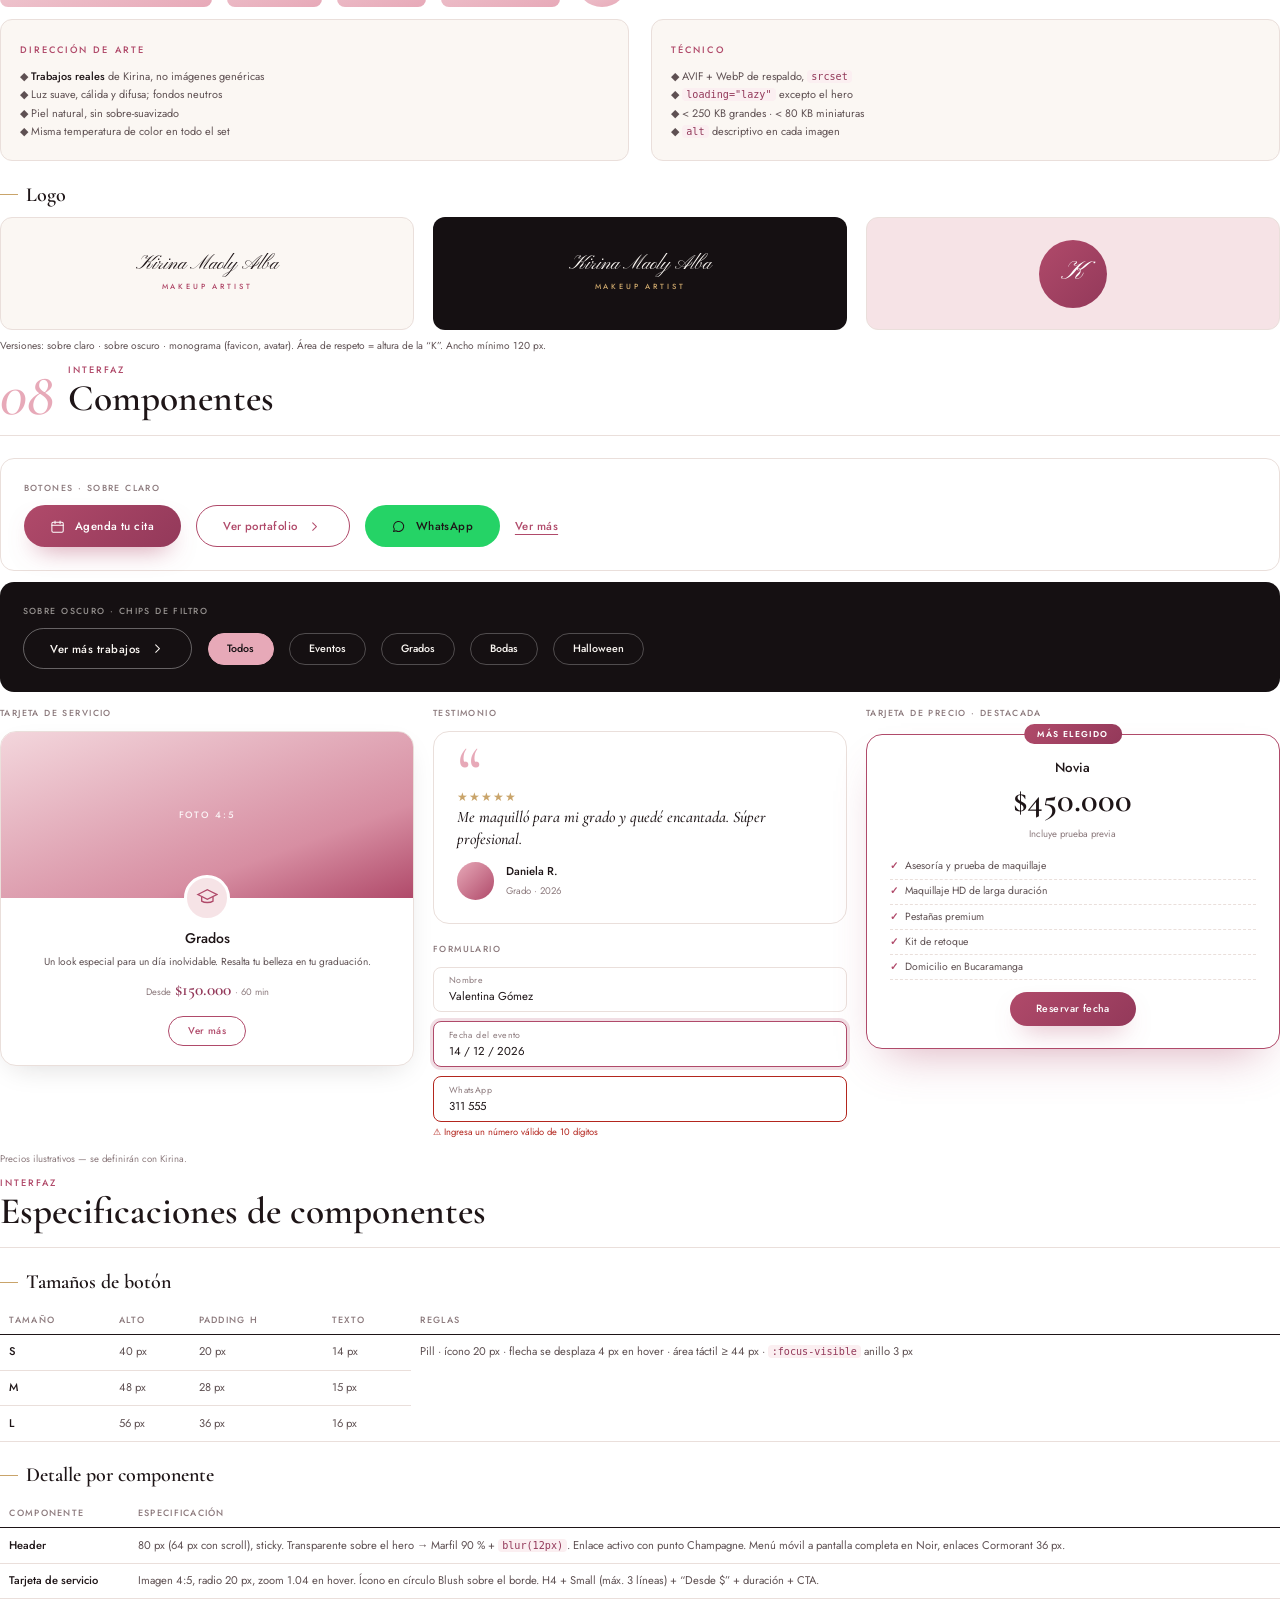
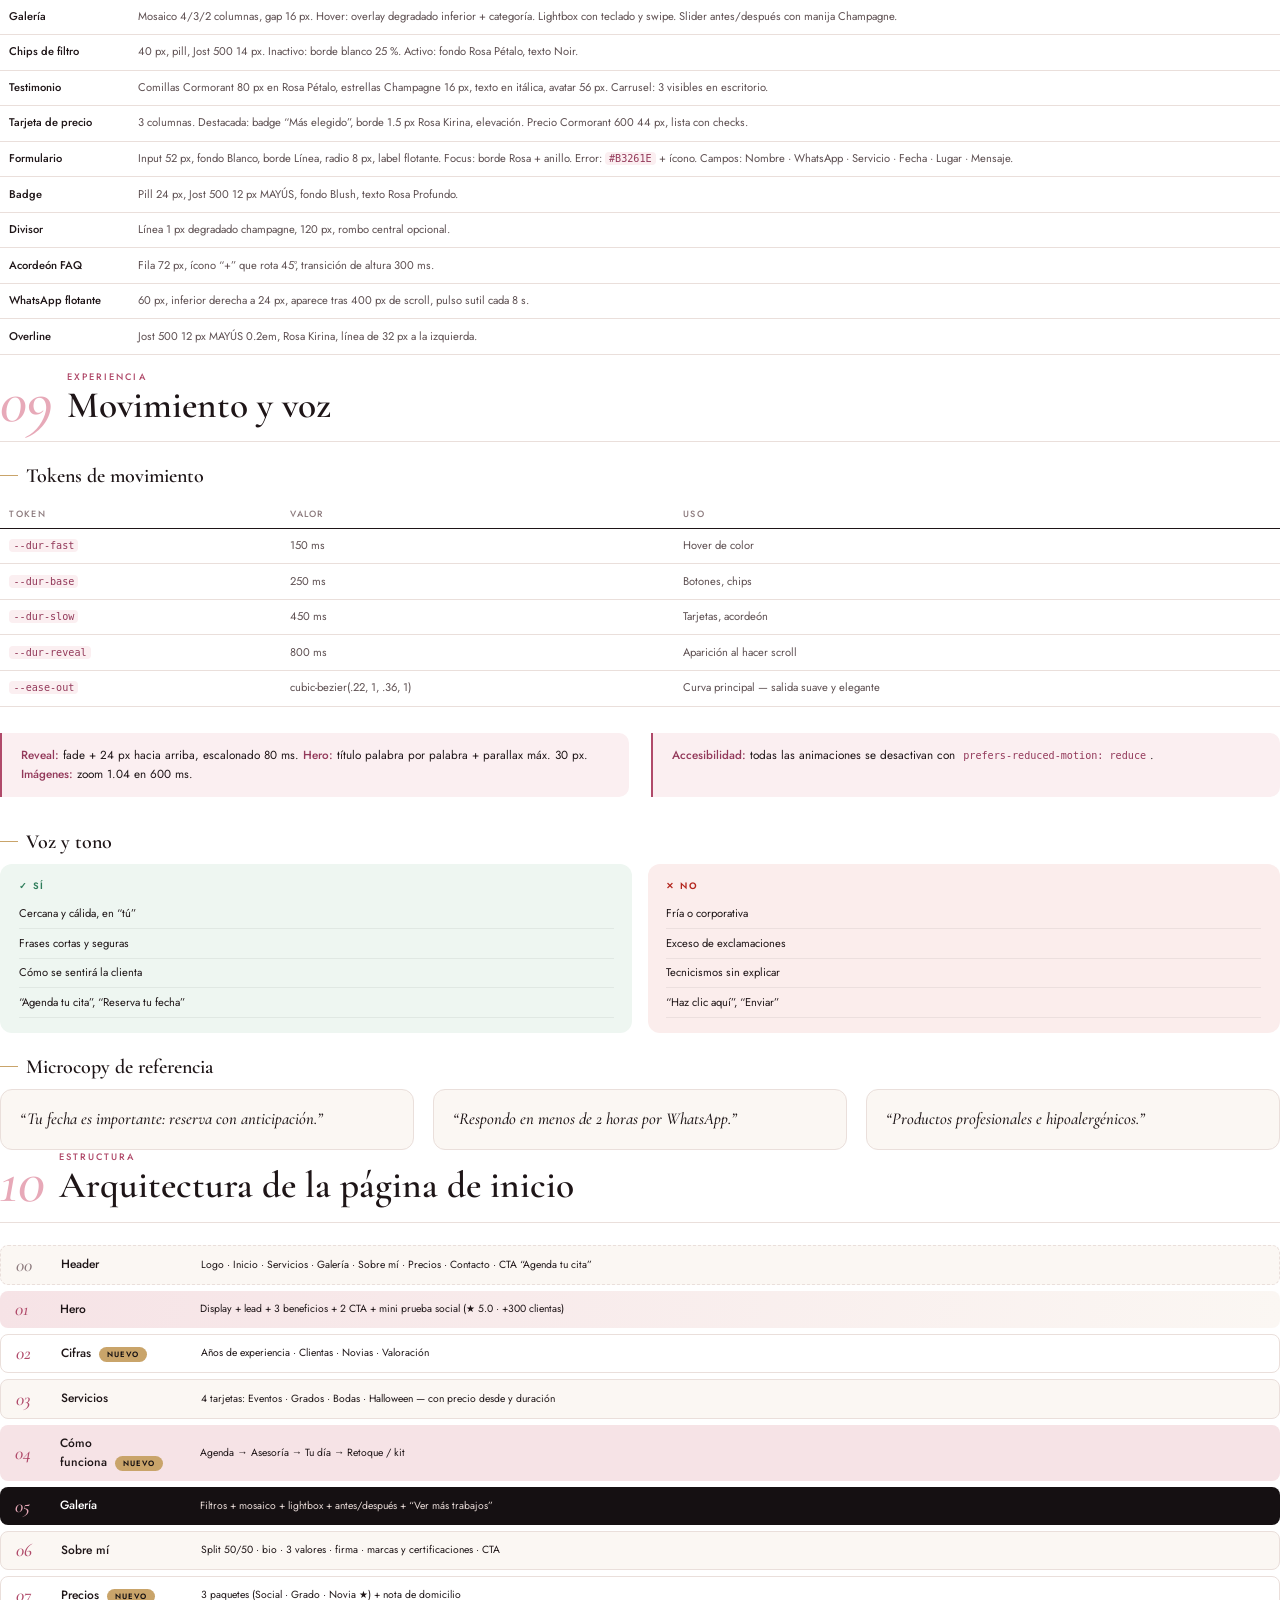
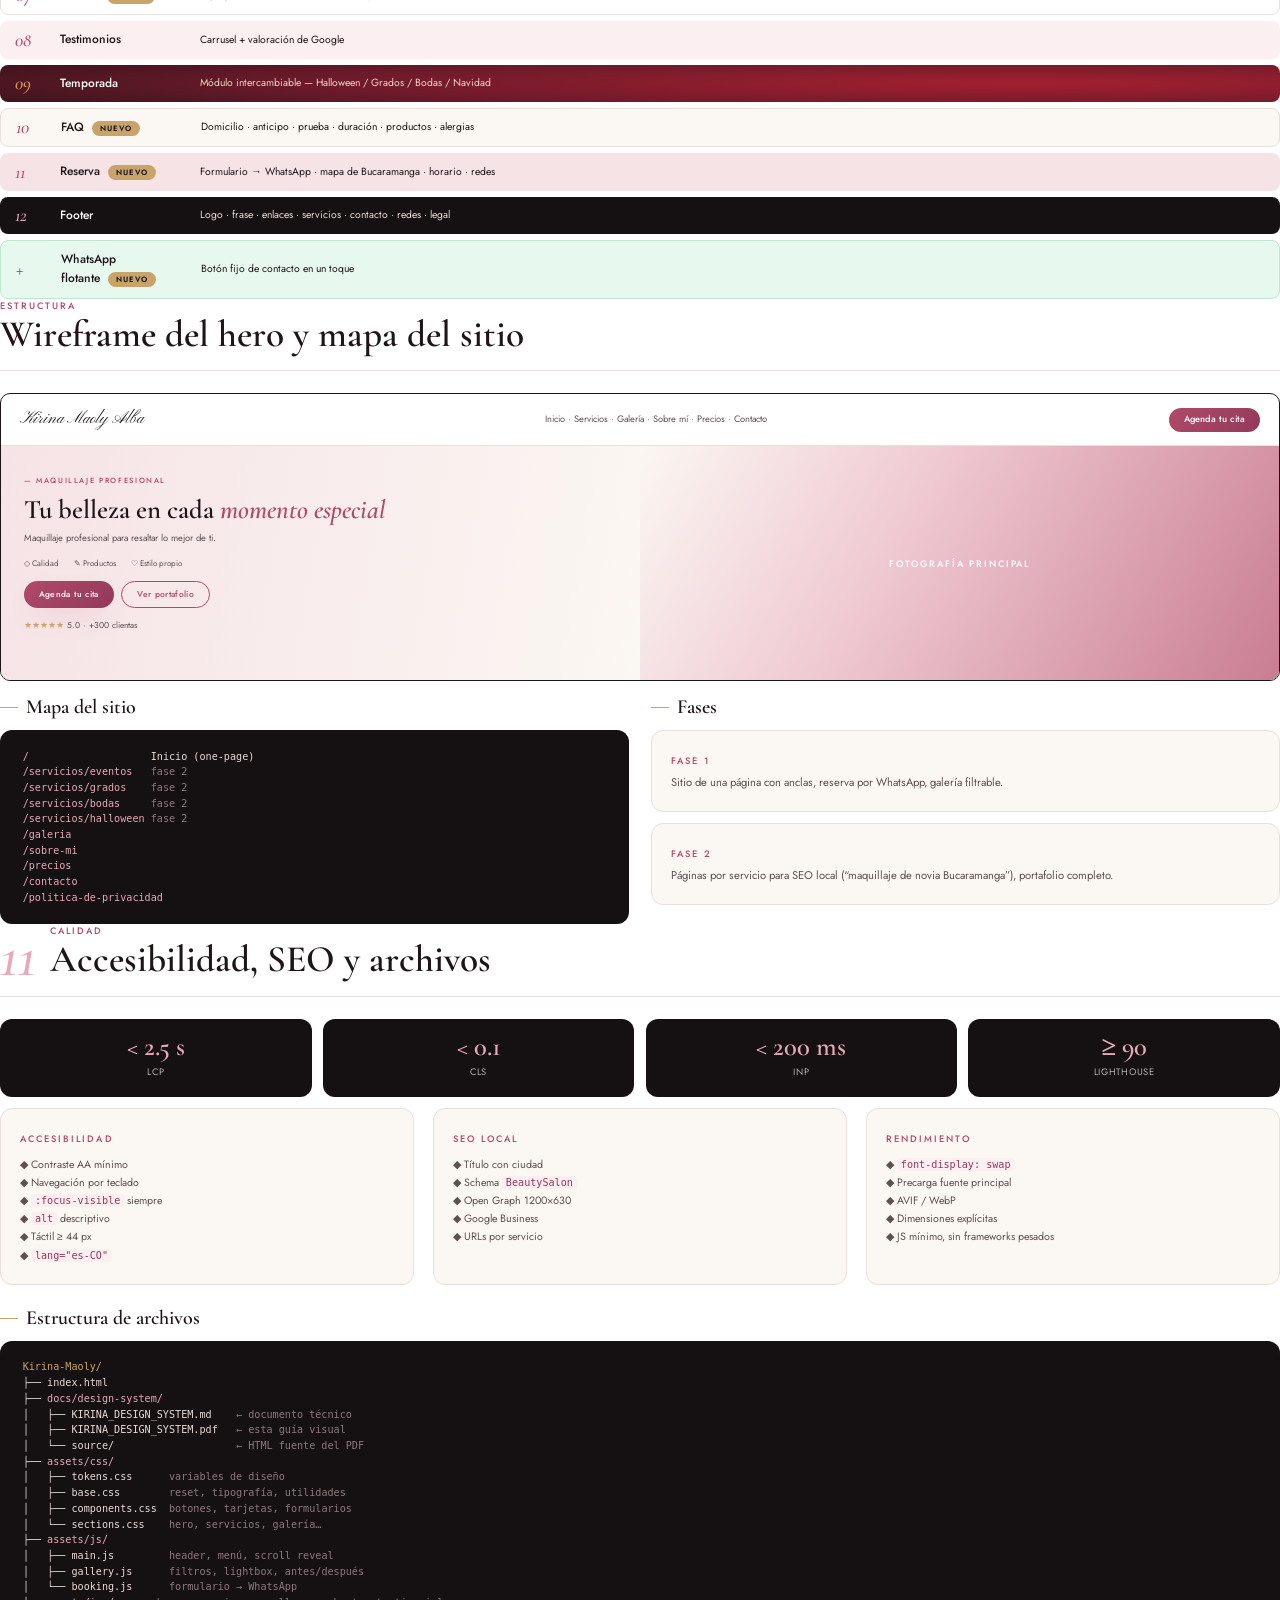
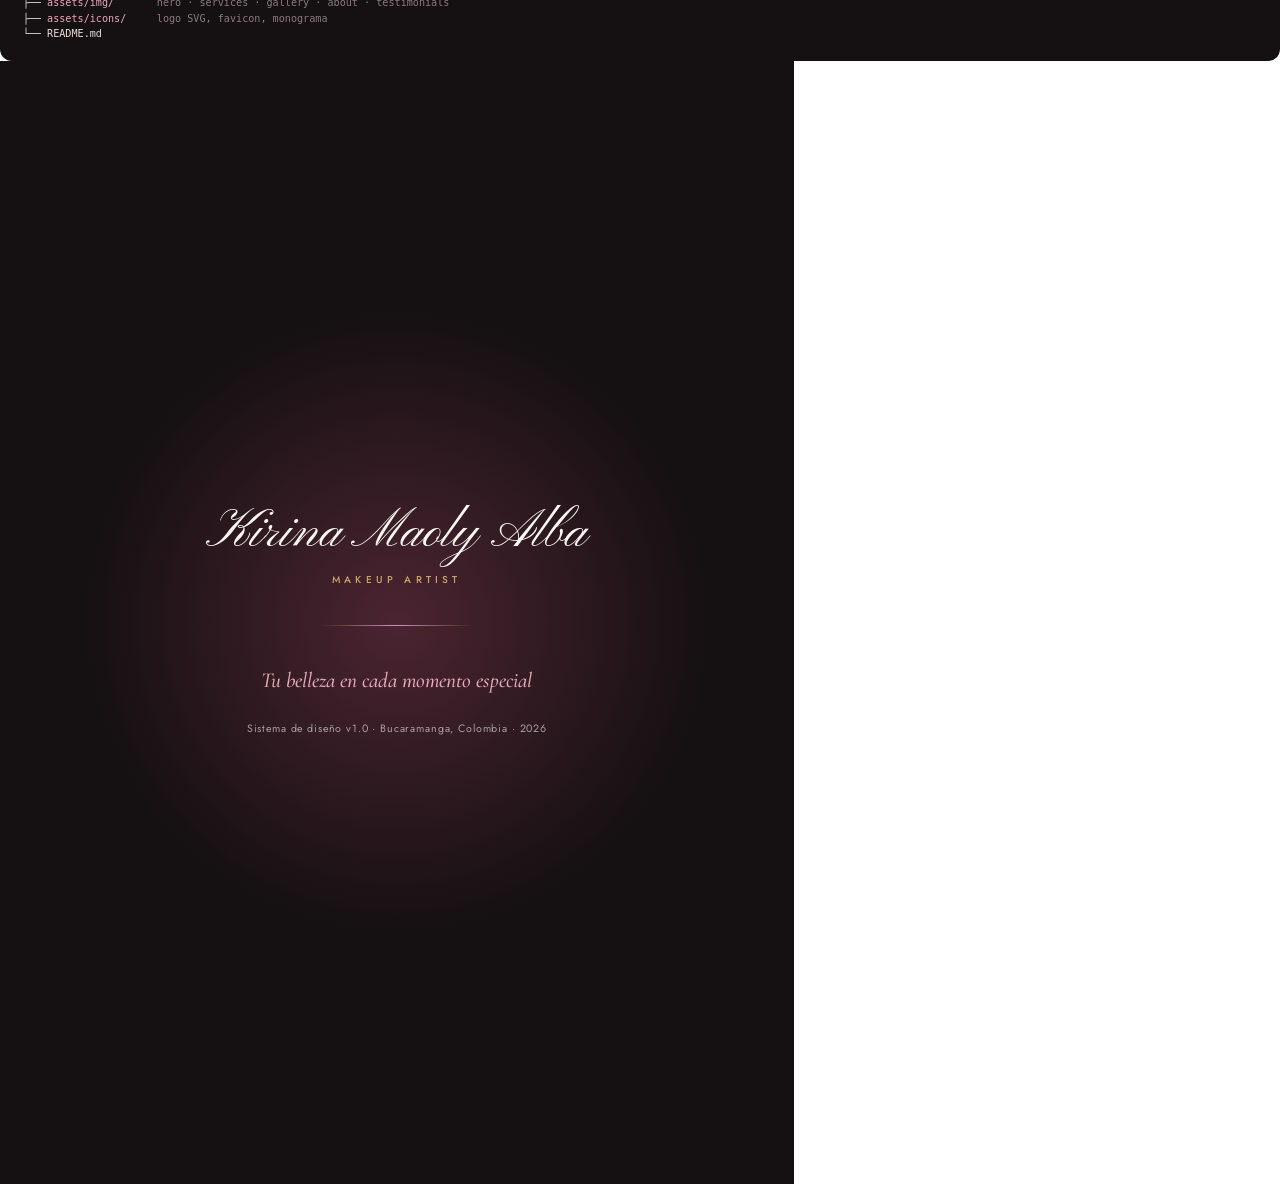
<file: docs/design-system/source/design-system.html>
<!doctype html>
<html lang="es-CO">
<head>
<meta charset="utf-8">
<title>Kirina Maoly Alba · Sistema de diseño</title>
<link rel="stylesheet" href="fonts/fonts.css">
<style>
:root{
  --primary:#B04A6A;--primary-strong:#93395A;--primary-soft:#E7A9B8;--blush:#F6E3E6;--mist:#FBEFF1;
  --noir:#151012;--ink:#1E1517;--cocoa:#5E5052;--taupe:#8C7A7D;--line:#EADFDB;--ivory:#FBF7F3;--white:#fff;
  --gold:#C9A46A;--gold-strong:#A88452;--wine:#6E1A2B;--crimson:#A3202F;--candle:#E89B4C;
  --display:"Cormorant Garamond",serif;--body:"Jost",sans-serif;--script:"Pinyon Script",cursive;
  --grad-cta:linear-gradient(135deg,#B04A6A 0%,#93395A 100%);
}
@page{size:A4;margin:20mm 17mm 20mm;
  @bottom-left{content:"Kirina Maoly Alba · Sistema de diseño v1.0";font:400 7.5pt "Jost";color:#8C7A7D;letter-spacing:.06em}
  @bottom-right{content:counter(page);font:500 8pt "Jost";color:#B04A6A}
}
@page cover{margin:0;@bottom-left{content:none}@bottom-right{content:none}}
*{box-sizing:border-box;margin:0;padding:0}
html{-webkit-print-color-adjust:exact;print-color-adjust:exact}
body{font-family:var(--body);font-weight:400;font-size:9.6pt;line-height:1.6;color:var(--ink);background:#fff}
.section{break-before:page}
h1,h2,h3{font-family:var(--display);font-weight:600;color:var(--ink);line-height:1.1}
.sec-head{display:flex;align-items:flex-end;gap:14px;margin-bottom:6mm;padding-bottom:4mm;border-bottom:1px solid var(--line)}
.sec-num{font-family:var(--display);font-style:italic;font-weight:500;font-size:46pt;line-height:.8;color:var(--primary-soft)}
.sec-head h2{font-size:28pt}
.sec-head .ov{display:block;margin-bottom:2px}
.ov{font:500 7pt var(--body);letter-spacing:.22em;text-transform:uppercase;color:var(--primary)}
h3{font-size:15pt;margin:6mm 0 3mm;display:flex;align-items:center;gap:8px}
h3::before{content:"";width:18px;height:1px;background:var(--gold)}
p{color:var(--cocoa);margin-bottom:2.5mm}
p.lead{font-size:11pt;font-weight:300;color:var(--ink)}
em.acc{font-family:var(--display);font-style:italic;color:var(--primary)}
code,.mono{font-family:"DejaVu Sans Mono",monospace;font-size:7.6pt;color:var(--primary-strong);background:var(--mist);padding:1px 4px;border-radius:4px}
table{width:100%;border-collapse:collapse;margin:2mm 0 4mm;font-size:8.4pt;break-inside:auto}
th{font:500 6.8pt var(--body);letter-spacing:.14em;text-transform:uppercase;color:var(--taupe);text-align:left;padding:2.2mm 2.5mm;border-bottom:1.2px solid var(--ink)}
td{padding:2.2mm 2.5mm;border-bottom:1px solid var(--line);vertical-align:top;color:var(--cocoa)}
td strong{color:var(--ink);font-weight:500}
tr{break-inside:avoid}
.grid2{display:grid;grid-template-columns:1fr 1fr;gap:6mm}
.grid3{display:grid;grid-template-columns:repeat(3,1fr);gap:5mm}
.grid4{display:grid;grid-template-columns:repeat(4,1fr);gap:4mm}
.card{background:var(--ivory);border:1px solid var(--line);border-radius:12px;padding:5mm;break-inside:avoid}
.avoid{break-inside:avoid}
.note{background:var(--mist);border-left:2px solid var(--primary);border-radius:0 10px 10px 0;padding:3.5mm 5mm;margin:3mm 0;color:var(--ink);font-size:8.8pt;break-inside:avoid}
.note b{font-weight:500;color:var(--primary-strong)}

/* ── Cover ── */
.cover{page:cover;width:210mm;height:297mm;position:relative;overflow:hidden;background:var(--noir);color:var(--ivory);padding:24mm 22mm}
.cover .glow{position:absolute;right:-60mm;top:-40mm;width:200mm;height:200mm;border-radius:50%;background:radial-gradient(circle,rgba(176,74,106,.55) 0%,rgba(176,74,106,.12) 45%,transparent 70%)}
.cover .glow2{position:absolute;left:-50mm;bottom:-70mm;width:170mm;height:170mm;border-radius:50%;background:radial-gradient(circle,rgba(201,164,106,.25) 0%,transparent 65%)}
.cover .frame{position:absolute;inset:12mm;border:1px solid rgba(201,164,106,.35);border-radius:4px}
.cover .inner{position:relative;height:100%;display:flex;flex-direction:column}
.logo{display:flex;align-items:center;gap:10px}
.logo .name{font-family:var(--script);font-size:26pt;line-height:1;color:var(--ivory)}
.logo .tag{font:500 6.5pt var(--body);letter-spacing:.38em;color:var(--gold);text-transform:uppercase;margin-top:3px;text-align:center}
.cover .title{margin-top:auto}
.cover .title .ov{color:var(--gold);font-size:8pt}
.cover h1{font-size:64pt;color:var(--ivory);line-height:.98;margin:5mm 0 6mm;font-weight:500}
.cover h1 em{font-style:italic;color:var(--primary-soft)}
.cover .sub{font-weight:300;font-size:12pt;color:rgba(251,247,243,.78);max-width:120mm}
.cover .chips{display:flex;gap:3mm;margin-top:10mm}
.cover .chip{width:14mm;height:14mm;border-radius:50%;border:1px solid rgba(255,255,255,.18)}
.cover .meta{margin-top:14mm;display:flex;gap:14mm;border-top:1px solid rgba(201,164,106,.35);padding-top:5mm;font-size:8pt;color:rgba(251,247,243,.7)}
.cover .meta b{display:block;font:500 6.5pt var(--body);letter-spacing:.2em;text-transform:uppercase;color:var(--gold);margin-bottom:1mm}

/* ── TOC ── */
.toc{columns:2;column-gap:10mm;margin-top:4mm}
.toc a{display:flex;align-items:baseline;gap:4mm;padding:3mm 0;border-bottom:1px solid var(--line);text-decoration:none;color:var(--ink);break-inside:avoid}
.toc .n{font-family:var(--display);font-style:italic;font-size:17pt;color:var(--primary);width:9mm}
.toc .t{font-size:10pt;font-weight:500}
.toc .d{font-size:7.8pt;color:var(--taupe);display:block;font-weight:400}

.pillars .card h4{font-family:var(--display);font-size:16pt;font-weight:600;margin-bottom:1mm}
.pillars .card p{font-size:8.4pt;margin:0}
.kw{display:flex;flex-wrap:wrap;gap:2mm;margin-top:3mm}
.kw span{font:500 7.5pt var(--body);letter-spacing:.08em;padding:1.5mm 4mm;border-radius:99px;background:var(--blush);color:var(--primary-strong)}

/* ── Color ── */
.swatch{border-radius:12px;overflow:hidden;border:1px solid var(--line);background:#fff;break-inside:avoid}
.swatch .chip{height:30mm;display:flex;align-items:flex-end;padding:3mm 4mm;font:500 7pt var(--body);letter-spacing:.14em;text-transform:uppercase}
.swatch.big .chip{height:46mm}
.swatch .info{padding:3mm 4mm}
.swatch .nm{font-family:var(--display);font-size:13pt;font-weight:600;line-height:1.1}
.swatch .hx{font:500 8pt var(--body);color:var(--ink);margin-top:1mm}
.swatch .tk{font-family:"DejaVu Sans Mono",monospace;font-size:6.6pt;color:var(--taupe)}
.swatch .us{font-size:7.4pt;color:var(--cocoa);margin-top:1.5mm;line-height:1.4}
.ratio{display:flex;height:16mm;border-radius:10px;overflow:hidden;margin:2mm 0 2mm;border:1px solid var(--line)}
.ratio div{display:flex;align-items:center;justify-content:center;font:500 8pt var(--body);letter-spacing:.06em}
.mini-sw{display:flex;gap:3mm;align-items:center;padding:1.7mm 0;border-bottom:1px solid var(--line);break-inside:avoid}
.mini-sw i{width:10mm;height:10mm;border-radius:8px;flex:none;border:1px solid rgba(0,0,0,.06)}
.mini-sw b{font-weight:500;font-size:9pt;display:block}
.mini-sw small{font-size:7.4pt;color:var(--taupe)}
.ctr{display:grid;grid-template-columns:repeat(3,1fr);gap:3mm}
.ctr>div{border-radius:10px;padding:3.5mm 4mm;break-inside:avoid;border:1px solid var(--line)}
.ctr .s{font-family:var(--display);font-size:15pt;font-weight:600;line-height:1}
.ctr .r{font:500 7.2pt var(--body);margin-top:2mm;letter-spacing:.04em;opacity:.85}
.badge{display:inline-block;font:600 6.4pt var(--body);letter-spacing:.12em;padding:.6mm 2.4mm;border-radius:99px;margin-left:1.5mm;vertical-align:middle}

/* ── Type ── */
.fam{border-radius:14px;padding:6mm;break-inside:avoid;border:1px solid var(--line)}
.fam .big{font-size:54pt;line-height:1}
.fam .alpha{font-size:13pt;margin-top:2mm;color:var(--cocoa);word-break:break-all;line-height:1.35}
.fam .lbl{display:flex;justify-content:space-between;margin-top:4mm;padding-top:3mm;border-top:1px solid var(--line);font-size:8pt;color:var(--cocoa)}
.fam .lbl b{font-weight:500;color:var(--ink)}
.scale-row{display:grid;grid-template-columns:24mm 1fr 34mm;align-items:baseline;gap:4mm;padding:2.6mm 0;border-bottom:1px solid var(--line);break-inside:avoid}
.scale-row .k{font:500 7pt var(--body);letter-spacing:.14em;text-transform:uppercase;color:var(--primary)}
.scale-row .m{font-size:7.4pt;color:var(--taupe);text-align:right;line-height:1.4}
.scale-row .sample{color:var(--ink);white-space:nowrap;overflow:hidden;text-overflow:ellipsis}

/* ── Spacing ── */
.sp-row{display:grid;grid-template-columns:20mm 12mm 1fr 52mm;align-items:center;gap:3mm;padding:1.1mm 0;border-bottom:1px solid var(--line);font-size:8pt;break-inside:avoid}
.sp-bar{height:5mm;background:var(--grad-cta);border-radius:3px;opacity:.85}
.gridviz{display:grid;gap:2mm;height:22mm;margin:2mm 0 1mm}
.gridviz span{background:rgba(176,74,106,.14);border-left:1px solid rgba(176,74,106,.35);border-right:1px solid rgba(176,74,106,.35)}
.bp{display:flex;align-items:flex-end;gap:3mm;height:34mm;margin:2mm 0}
.bp div{flex:none;border:1.2px solid var(--ink);border-radius:5px;display:flex;align-items:flex-end;justify-content:center;padding-bottom:1.5mm;font:500 7pt var(--body);background:var(--ivory)}

/* ── Radius / shadow ── */
.rad{height:22mm;background:var(--blush);border:1.2px solid var(--primary);display:flex;align-items:center;justify-content:center;font:500 8pt var(--body);color:var(--primary-strong)}
.shd{height:24mm;background:#fff;border-radius:14px;display:flex;align-items:center;justify-content:center;font:500 8pt var(--body);color:var(--ink)}
.grd{height:24mm;border-radius:12px;display:flex;align-items:flex-end;padding:3mm;font:500 7pt var(--body);letter-spacing:.1em;text-transform:uppercase}

/* ── Icons / images ── */
.ico{display:flex;flex-direction:column;align-items:center;gap:2mm;text-align:center;font-size:7.6pt;color:var(--cocoa);break-inside:avoid}
.ico .c{width:16mm;height:16mm;border-radius:50%;background:var(--blush);display:flex;align-items:center;justify-content:center}
.ico svg{width:8mm;height:8mm;stroke:var(--primary);fill:none;stroke-width:1.3;stroke-linecap:round;stroke-linejoin:round}
.ico code{font-size:6.4pt}
.ar{display:flex;align-items:flex-end;gap:4mm;margin:3mm 0}
.ar div{background:linear-gradient(160deg,var(--blush),var(--primary-soft));border-radius:8px;display:flex;flex-direction:column;align-items:center;justify-content:center;font:500 7pt var(--body);color:var(--primary-strong);text-align:center;line-height:1.3}
.ar div b{font-family:var(--display);font-size:13pt;color:var(--ink)}

/* ── Components ── */
.btn{display:inline-flex;align-items:center;gap:2.5mm;border-radius:99px;font:500 8.6pt var(--body);letter-spacing:.04em;padding:0 7mm;height:11mm;white-space:nowrap}
.btn svg{width:4mm;height:4mm;stroke:currentColor;fill:none;stroke-width:1.6;stroke-linecap:round;stroke-linejoin:round}
.btn-p{background:var(--grad-cta);color:#fff;box-shadow:0 12px 26px -12px rgba(176,74,106,.7)}
.btn-s{border:1.5px solid var(--primary);color:var(--primary)}
.btn-d{border:1px solid rgba(255,255,255,.35);color:var(--ivory)}
.btn-w{background:#25D366;color:var(--ink)}
.btn-l{color:var(--primary);padding:0;text-decoration:underline;text-underline-offset:4px}
.stage{border-radius:14px;padding:6mm;break-inside:avoid;border:1px solid var(--line)}
.stage.dark{background:var(--noir);border:none}
.stage-row{display:flex;flex-wrap:wrap;gap:4mm;align-items:center}
.lab{font:500 6.6pt var(--body);letter-spacing:.16em;text-transform:uppercase;color:var(--taupe);margin-bottom:3mm}
.chipf{display:inline-flex;align-items:center;height:8.5mm;padding:0 5mm;border-radius:99px;font:500 8pt var(--body);color:var(--ivory);border:1px solid rgba(255,255,255,.25)}
.chipf.on{background:var(--primary-soft);color:var(--noir);border-color:var(--primary-soft)}
.svc{background:#fff;border-radius:16px;overflow:hidden;box-shadow:0 10px 30px -12px rgba(30,21,23,.18);border:1px solid var(--line)}
.svc .img{height:44mm;background:linear-gradient(160deg,#f3d6dc,#d78ea2 70%,#b04a6a);position:relative}
.svc .img::after{content:"Foto 4:5";position:absolute;inset:0;display:flex;align-items:center;justify-content:center;font:500 7pt var(--body);letter-spacing:.2em;text-transform:uppercase;color:rgba(255,255,255,.85)}
.svc .ic{width:12mm;height:12mm;border-radius:50%;background:var(--blush);border:3px solid #fff;margin:-6mm auto 0;position:relative;display:flex;align-items:center;justify-content:center}
.svc .ic svg{width:6mm;height:6mm;stroke:var(--primary);fill:none;stroke-width:1.4}
.svc .bd{padding:2mm 5mm 5mm;text-align:center}
.svc h5{font:500 10.5pt var(--body);color:var(--ink)}
.svc p{font-size:7.6pt;line-height:1.5;margin:1.5mm 0 2mm}
.svc .pr{font-family:var(--display);font-size:13pt;font-weight:600;color:var(--primary-strong)}
.svc .pr small{font:400 7pt var(--body);color:var(--taupe)}
.tst{background:#fff;border-radius:16px;padding:6mm;border:1px solid var(--line);position:relative}
.tst .q{font-family:var(--display);font-size:56pt;line-height:.5;color:var(--primary-soft);height:9mm}
.tst .stars{color:var(--gold);letter-spacing:1px;font-size:9pt}
.tst p{font-family:var(--display);font-style:italic;font-size:12pt;color:var(--ink);line-height:1.35}
.tst .who{display:flex;align-items:center;gap:3mm;margin-top:3mm}
.tst .av{width:10mm;height:10mm;border-radius:50%;background:linear-gradient(135deg,var(--primary-soft),var(--primary))}
.tst .who b{font-weight:500;font-size:8.6pt;display:block}
.tst .who small{font-size:7.2pt;color:var(--taupe)}
.price{background:#fff;border-radius:16px;padding:6mm;border:1px solid var(--line);text-align:center}
.price.hl{border:1.5px solid var(--primary);box-shadow:0 22px 44px -20px rgba(176,74,106,.45);position:relative}
.price .tag{position:absolute;top:-3mm;left:50%;transform:translateX(-50%);background:var(--grad-cta);color:#fff;font:600 6.4pt var(--body);letter-spacing:.14em;padding:1mm 3.5mm;border-radius:99px;text-transform:uppercase}
.price h5{font:500 10pt var(--body)}
.price .v{font-family:var(--display);font-size:26pt;font-weight:600;color:var(--ink);line-height:1.1;margin:1mm 0}
.price ul{list-style:none;text-align:left;font-size:7.8pt;color:var(--cocoa);margin:3mm 0}
.price li{padding:1mm 0;border-bottom:1px dashed var(--line)}
.price li::before{content:"✓";color:var(--primary);margin-right:2mm;font-weight:600}
.inp{height:12mm;border:1px solid var(--line);border-radius:8px;background:#fff;padding:0 4mm;display:flex;flex-direction:column;justify-content:center;font-size:8.6pt;color:var(--ink)}
.inp small{font-size:6.6pt;color:var(--taupe);letter-spacing:.04em}
.inp.f{border-color:var(--primary);box-shadow:0 0 0 3px rgba(176,74,106,.18)}
.inp.e{border-color:#B3261E}
.err{font-size:7pt;color:#B3261E;margin-top:1mm}

/* ── Architecture ── */
.wf{display:flex;flex-direction:column;gap:1.6mm}
.wf .blk{display:grid;grid-template-columns:9mm 34mm 1fr;align-items:center;gap:3mm;border-radius:8px;padding:2.4mm 4mm;font-size:7.8pt;break-inside:avoid}
.wf .blk .n{font-family:var(--display);font-style:italic;font-size:14pt;line-height:1}
.wf .blk b{font-weight:500;font-size:9pt}
.wf .new{font:600 5.8pt var(--body);letter-spacing:.14em;background:var(--gold);color:var(--noir);padding:.5mm 2mm;border-radius:99px;margin-left:2mm;vertical-align:middle}
.hero-wf{border:1.2px solid var(--ink);border-radius:10px;overflow:hidden;break-inside:avoid;margin:3mm 0}
.hero-wf .nav{display:flex;align-items:center;justify-content:space-between;padding:3mm 5mm;border-bottom:1px solid var(--line);font-size:7pt;color:var(--cocoa)}
.hero-wf .nav .lg{font-family:var(--script);font-size:13pt;color:var(--ink)}
.hero-wf .nav .cta{background:var(--grad-cta);color:#fff;padding:1.2mm 4mm;border-radius:99px;font-weight:500}
.hero-wf .body{display:grid;grid-template-columns:1fr 1fr;height:62mm}
.hero-wf .l{background:linear-gradient(100deg,#F6E3E6,#FBF7F3);padding:6mm}
.hero-wf .l h6{font-family:var(--display);font-size:20pt;font-weight:600;line-height:1;margin:2mm 0}
.hero-wf .l h6 em{color:var(--primary)}
.hero-wf .r{background:linear-gradient(120deg,#FBF7F3 0%,#efc9d2 40%,#c97d93 100%);display:flex;align-items:center;justify-content:center;font:500 7pt var(--body);letter-spacing:.2em;color:#fff;text-transform:uppercase}
.tree{font-family:"DejaVu Sans Mono",monospace;font-size:7.6pt;line-height:1.55;background:var(--noir);color:#E9DCD8;border-radius:12px;padding:5mm 6mm;white-space:pre;break-inside:avoid}
.tree .h{color:var(--primary-soft)}
.tree .c{color:#8C7A7D}
.tree .g{color:var(--gold)}
.dosdont{display:grid;grid-template-columns:1fr 1fr;gap:4mm}
.dosdont div{border-radius:12px;padding:4mm 5mm;break-inside:avoid}
.dosdont h5{font:600 7pt var(--body);letter-spacing:.16em;text-transform:uppercase;margin-bottom:2mm}
.dosdont ul{list-style:none;font-size:8.4pt}
.dosdont li{padding:1.4mm 0;border-bottom:1px solid rgba(0,0,0,.06)}
.kpi{display:grid;grid-template-columns:repeat(4,1fr);gap:3mm;margin:3mm 0}
.kpi div{background:var(--noir);color:var(--ivory);border-radius:12px;padding:4mm;text-align:center}
.kpi b{display:block;font-family:var(--display);font-size:20pt;font-weight:600;color:var(--primary-soft);line-height:1}
.kpi small{font-size:7pt;letter-spacing:.08em;color:rgba(251,247,243,.7)}
.back{break-before:page;page:cover;width:210mm;height:297mm;background:var(--noir);display:flex;flex-direction:column;align-items:center;justify-content:center;text-align:center;color:var(--ivory);position:relative;overflow:hidden}
.back .glow{position:absolute;width:180mm;height:180mm;border-radius:50%;background:radial-gradient(circle,rgba(176,74,106,.35),transparent 65%)}
.back .x{position:relative}
</style>
</head>
<body>

<!-- ═════════════ COVER ═════════════ -->
<section class="cover">
  <div class="glow"></div><div class="glow2"></div><div class="frame"></div>
  <div class="inner">
    <div class="logo">
      <svg width="44" height="44" viewBox="0 0 48 48" fill="none" stroke="#E7A9B8" stroke-width="1.3" stroke-linecap="round"><path d="M24 40C14 32 7 26 7 17.5 7 12 11 8 16 8c3.5 0 6.4 2 8 5 1.6-3 4.5-5 8-5 5 0 9 4 9 9.5 0 3.5-1.2 6.5-3.4 9.4"/><path d="M29 38l11-13M40 25c1.5-1.6 3.5-1.8 4.6-.8s.8 3.1-.8 4.6L33 39.5" stroke="#C9A46A"/></svg>
      <div><div class="name">Kirina Maoly Alba</div><div class="tag">Makeup Artist</div></div>
    </div>
    <div class="title">
      <span class="ov">Sistema de diseño · Estructura web</span>
      <h1>Belleza<br><em>editorial,</em><br>calidez cercana.</h1>
      <p class="sub">Guía de identidad visual y arquitectura del sitio: paleta, tipografía, espaciado, componentes y estructura de secciones.</p>
      <div class="chips">
        <div class="chip" style="background:#B04A6A"></div><div class="chip" style="background:#E7A9B8"></div><div class="chip" style="background:#F6E3E6"></div><div class="chip" style="background:#FBF7F3"></div><div class="chip" style="background:#C9A46A"></div><div class="chip" style="background:#6E1A2B"></div>
      </div>
    </div>
    <div class="meta">
      <div><b>Versión</b>1.0 · Octubre 2026</div>
      <div><b>Ubicación</b>Bucaramanga, Colombia</div>
      <div><b>Objetivo</b>Convertir visitas en citas</div>
    </div>
  </div>
</section>

<!-- ═════════════ ÍNDICE + CONCEPTO ═════════════ -->
<section class="section">
  <div class="sec-head"><div><span class="ov">Contenido</span><h2>Índice</h2></div></div>
  <nav class="toc">
    <a href="#s1"><span class="n">01</span><span class="t">Concepto de marca<span class="d">Idea central y atributos</span></span></a>
    <a href="#s2"><span class="n">02</span><span class="t">Mejoras frente a la maqueta<span class="d">12 decisiones de diseño</span></span></a>
    <a href="#s3"><span class="n">03</span><span class="t">Paleta de colores<span class="d">Marca, neutros, acento, temporada</span></span></a>
    <a href="#s4"><span class="n">04</span><span class="t">Tipografía<span class="d">Familias y escala fluida</span></span></a>
    <a href="#s5"><span class="n">05</span><span class="t">Espaciado y grid<span class="d">Escala base 4, columnas, breakpoints</span></span></a>
    <a href="#s6"><span class="n">06</span><span class="t">Bordes, sombras, degradados<span class="d">Profundidad y textura</span></span></a>
    <a href="#s7"><span class="n">07</span><span class="t">Iconografía e imágenes<span class="d">Íconos, fotografía, logo</span></span></a>
    <a href="#s8"><span class="n">08</span><span class="t">Componentes<span class="d">Botones, tarjetas, formularios</span></span></a>
    <a href="#s9"><span class="n">09</span><span class="t">Movimiento y voz<span class="d">Animación y tono de marca</span></span></a>
    <a href="#s10"><span class="n">10</span><span class="t">Arquitectura del sitio<span class="d">Secciones y mapa del sitio</span></span></a>
    <a href="#s11"><span class="n">11</span><span class="t">Calidad y archivos<span class="d">Accesibilidad, SEO, estructura</span></span></a>
  </nav>

  <div id="s1" style="margin-top:12mm">
    <div class="sec-head"><span class="sec-num">01</span><div><span class="ov">Identidad</span><h2>Concepto de marca</h2></div></div>
    <p class="lead">Idea central: <em class="acc" style="font-size:15pt">“Belleza editorial con calidez cercana”.</em> Lujo discreto, como una revista de moda, sin perder el trato personal de una artista independiente.</p>
    <div class="grid4 pillars" style="margin-top:5mm">
      <div class="card"><h4>Elegante</h4><p>Serif de alto contraste, mucho aire, detalles en champagne.</p></div>
      <div class="card"><h4>Cálida</h4><p>Rosas empolvados, fondos marfil, esquinas suaves.</p></div>
      <div class="card"><h4>Profesional</h4><p>Grid estricto, jerarquía clara, precios visibles.</p></div>
      <div class="card"><h4>Versátil</h4><p>Sistema neutro con módulos de temporada intercambiables.</p></div>
    </div>
    <div class="kw"><span>Satinado</span><span>Luminoso</span><span>Nude</span><span>Rosé</span><span>Champagne</span><span>Editorial</span></div>
  </div>
</section>

<!-- ═════════════ MEJORAS ═════════════ -->
<section class="section" id="s2">
  <div class="sec-head"><span class="sec-num">02</span><div><span class="ov">Evolución</span><h2>Mejoras frente a la maqueta</h2></div></div>
  <p>La maqueta de referencia tiene una base sólida. Estas decisiones la llevan a un nivel más profesional y orientado a la reserva.</p>
  <table>
    <tr><th style="width:6mm">#</th><th style="width:44mm">En la maqueta</th><th>Mejora propuesta</th><th style="width:44mm">Por qué</th></tr>
    <tr><td>01</td><td>Rosa CTA claro con texto blanco</td><td><strong>Rosa Kirina #B04A6A</strong> — contraste 5.2 : 1</td><td>Legibilidad (AA) y aspecto premium</td></tr>
    <tr><td>02</td><td>Sin acento metálico</td><td>Acento <strong>Champagne #C9A46A</strong> en estrellas, líneas y detalles</td><td>Percepción de lujo; eco de la joyería</td></tr>
    <tr><td>03</td><td>“Precios” en menú sin sección</td><td>Sección <strong>Paquetes y precios</strong> con tarjeta destacada</td><td>Menos fricción; filtra clientes</td></tr>
    <tr><td>04</td><td>No explica cómo reservar</td><td>Sección <strong>Cómo funciona</strong> en 4 pasos</td><td>Confianza y claridad</td></tr>
    <tr><td>05</td><td>Sin prueba social numérica</td><td><strong>Barra de cifras</strong>: años, clientas, eventos, valoración</td><td>Credibilidad inmediata</td></tr>
    <tr><td>06</td><td>Galería estática</td><td>Filtros + <strong>lightbox</strong> + slider <strong>antes/después</strong></td><td>Muestra la transformación</td></tr>
    <tr><td>07</td><td>Contacto solo en el footer</td><td>Sección <strong>Reserva</strong>: formulario → WhatsApp, mapa, horarios</td><td>Canal de conversión principal</td></tr>
    <tr><td>08</td><td>Sin preguntas frecuentes</td><td><strong>FAQ</strong> en acordeón</td><td>Resuelve objeciones</td></tr>
    <tr><td>09</td><td>Sin acceso rápido a WhatsApp</td><td><strong>Botón flotante</strong> + CTA en header</td><td>Canal preferido en Colombia</td></tr>
    <tr><td>10</td><td>Banner de Halloween fijo</td><td><strong>Módulo de temporada</strong> intercambiable</td><td>Reutilizable todo el año</td></tr>
    <tr><td>11</td><td>Íconos genéricos de relleno</td><td>Íconos lineales finos <strong>Phosphor Light</strong></td><td>Estética fina y unificada</td></tr>
    <tr><td>12</td><td>Sin firma personal</td><td><strong>Firma manuscrita</strong> + certificaciones y marcas</td><td>Humaniza y aporta autoridad</td></tr>
  </table>
</section>

<!-- ═════════════ COLOR 1 ═════════════ -->
<section class="section" id="s3">
  <div class="sec-head"><span class="sec-num">03</span><div><span class="ov">Color</span><h2>Paleta de colores</h2></div></div>
  <h3>Colores de marca</h3>
  <div class="grid3">
    <div class="swatch big"><div class="chip" style="background:#B04A6A;color:#fff">Principal · CTA</div><div class="info"><div class="nm">Rosa Kirina</div><div class="hx">#B04A6A · 176 74 106</div><div class="tk">--color-primary</div><div class="us">Botones, enlaces, íconos activos.</div></div></div>
    <div class="swatch big"><div class="chip" style="background:#93395A;color:#fff">Hover · Énfasis</div><div class="info"><div class="nm">Rosa Profundo</div><div class="hx">#93395A · 147 57 90</div><div class="tk">--color-primary-strong</div><div class="us">Estado hover/pressed, títulos acento.</div></div></div>
    <div class="swatch big"><div class="chip" style="background:#151012;color:#E7A9B8">Base oscura</div><div class="info"><div class="nm">Noir</div><div class="hx">#151012 · 21 16 18</div><div class="tk">--color-noir</div><div class="us">Galería, footer, menú móvil.</div></div></div>
  </div>
  <div class="grid4" style="margin-top:4mm">
    <div class="swatch"><div class="chip" style="background:#E7A9B8;color:#151012"></div><div class="info"><div class="nm">Rosa Pétalo</div><div class="hx">#E7A9B8</div><div class="tk">--color-primary-soft</div><div class="us">Acentos sobre oscuro.</div></div></div>
    <div class="swatch"><div class="chip" style="background:#F6E3E6"></div><div class="info"><div class="nm">Blush</div><div class="hx">#F6E3E6</div><div class="tk">--color-blush</div><div class="us">Fondos de sección, chips.</div></div></div>
    <div class="swatch"><div class="chip" style="background:#FBEFF1"></div><div class="info"><div class="nm">Niebla Rosa</div><div class="hx">#FBEFF1</div><div class="tk">--color-mist</div><div class="us">Fondos sutiles, hover.</div></div></div>
    <div class="swatch"><div class="chip" style="background:#C9A46A;color:#151012"></div><div class="info"><div class="nm">Champagne</div><div class="hx">#C9A46A</div><div class="tk">--color-gold</div><div class="us">Estrellas, líneas, detalles.</div></div></div>
  </div>
  <h3>Proporción de uso · 60 / 30 / 10</h3>
  <div class="ratio">
    <div style="flex:60;background:#FBF7F3;color:#5E5052">60 % Marfil · Blanco</div>
    <div style="flex:30;background:#1E1517;color:#FBF7F3">30 % Tinta · Noir · Blush</div>
    <div style="flex:10;background:var(--grad-cta);color:#fff">10 %</div>
  </div>
  <p style="font-size:8.4pt">El 10 % es para Rosa Kirina y Champagne (CTA y detalles). <strong style="font-weight:500;color:var(--ink)">El rosa nunca se usa como fondo de grandes áreas.</strong></p>
</section>

<!-- ═════════════ COLOR 2 ═════════════ -->
<section class="section">
  <div class="grid2">
    <div>
      <h3 style="margin-top:0">Neutros</h3>
      <div class="mini-sw"><i style="background:#151012"></i><div><b>Noir · #151012</b><small>Secciones oscuras</small></div></div>
      <div class="mini-sw"><i style="background:#1E1517"></i><div><b>Tinta · #1E1517</b><small>Texto principal y títulos</small></div></div>
      <div class="mini-sw"><i style="background:#5E5052"></i><div><b>Cacao · #5E5052</b><small>Texto secundario, párrafos</small></div></div>
      <div class="mini-sw"><i style="background:#8C7A7D"></i><div><b>Taupe · #8C7A7D</b><small>Metadatos grandes, placeholders</small></div></div>
      <div class="mini-sw"><i style="background:#EADFDB"></i><div><b>Línea · #EADFDB</b><small>Bordes y divisores</small></div></div>
      <div class="mini-sw"><i style="background:#FBF7F3"></i><div><b>Marfil · #FBF7F3</b><small>Fondo base del sitio</small></div></div>
      <div class="mini-sw"><i style="background:#FFFFFF"></i><div><b>Blanco · #FFFFFF</b><small>Tarjetas y formularios</small></div></div>
    </div>
    <div>
      <h3 style="margin-top:0">Temporada · Halloween</h3>
      <div class="mini-sw"><i style="background:#6E1A2B"></i><div><b>Borgoña · #6E1A2B</b><small>Fondo del banner</small></div></div>
      <div class="mini-sw"><i style="background:#A3202F"></i><div><b>Carmesí · #A3202F</b><small>Degradados y brillos</small></div></div>
      <div class="mini-sw"><i style="background:#E89B4C"></i><div><b>Luz de vela · #E89B4C</b><small>Halo cálido puntual</small></div></div>
      <h3>Estados</h3>
      <div class="mini-sw"><i style="background:#2F7D5B"></i><div><b>Éxito · #2F7D5B</b><small>Formulario enviado</small></div></div>
      <div class="mini-sw"><i style="background:#B7791F"></i><div><b>Aviso · #B7791F</b><small>Poca disponibilidad</small></div></div>
      <div class="mini-sw"><i style="background:#B3261E"></i><div><b>Error · #B3261E</b><small>Validación de campos</small></div></div>
      <div class="mini-sw"><i style="background:#3A6EA5"></i><div><b>Info · #3A6EA5</b><small>Mensajes neutros</small></div></div>
    </div>
  </div>
  <h3>Contraste verificado · WCAG 2.2</h3>
  <div class="ctr">
    <div style="background:#FBF7F3;color:#1E1517"><div class="s">Tinta / Marfil</div><div class="r">16.8 : 1 <span class="badge" style="background:#1E1517;color:#fff">AAA</span></div></div>
    <div style="background:#FBF7F3;color:#5E5052"><div class="s">Cacao / Marfil</div><div class="r">7.2 : 1 <span class="badge" style="background:#5E5052;color:#fff">AAA</span></div></div>
    <div style="background:#B04A6A;color:#fff;border:none"><div class="s">Blanco / Rosa Kirina</div><div class="r">5.2 : 1 <span class="badge" style="background:#fff;color:#B04A6A">AA</span></div></div>
    <div style="background:#93395A;color:#fff;border:none"><div class="s">Blanco / Rosa Profundo</div><div class="r">7.1 : 1 <span class="badge" style="background:#fff;color:#93395A">AAA</span></div></div>
    <div style="background:#FBF7F3;color:#B04A6A"><div class="s">Rosa Kirina / Marfil</div><div class="r">4.9 : 1 <span class="badge" style="background:#B04A6A;color:#fff">AA</span></div></div>
    <div style="background:#151012;color:#FBF7F3;border:none"><div class="s">Marfil / Noir</div><div class="r">17.7 : 1 <span class="badge" style="background:#FBF7F3;color:#151012">AAA</span></div></div>
    <div style="background:#151012;color:#E7A9B8;border:none"><div class="s">Pétalo / Noir</div><div class="r">9.7 : 1 <span class="badge" style="background:#E7A9B8;color:#151012">AAA</span></div></div>
    <div style="background:#151012;color:#C9A46A;border:none"><div class="s">Champagne / Noir</div><div class="r">8.1 : 1 <span class="badge" style="background:#C9A46A;color:#151012">AAA</span></div></div>
    <div style="background:#FBF7F3;color:#8C7A7D"><div class="s">Taupe / Marfil</div><div class="r">3.8 : 1 <span class="badge" style="background:#EADFDB;color:#5E5052">SOLO GRANDE</span></div></div>
  </div>
</section>

<!-- ═════════════ TYPE ═════════════ -->
<section class="section" id="s4">
  <div class="sec-head"><span class="sec-num">04</span><div><span class="ov">Tipografía</span><h2>Familias tipográficas</h2></div></div>
  <div class="grid2">
    <div class="fam" style="background:var(--ivory)">
      <span class="ov">Display · Títulos</span>
      <div class="big" style="font-family:var(--display);font-weight:600">Aa <em style="color:var(--primary);font-weight:500">Aa</em></div>
      <div class="alpha" style="font-family:var(--display);font-weight:500">ABCDEFGHIJKLMNÑOPQRSTUVWXYZ abcdefghijklmnñopqrstuvwxyz 0123456789</div>
      <div class="lbl"><b>Cormorant Garamond</b><span>500 · 600 · 600 itálica</span></div>
    </div>
    <div class="fam">
      <span class="ov">Texto · Interfaz</span>
      <div class="big" style="font-family:var(--body);font-weight:300">Aa <span style="font-weight:500">Aa</span></div>
      <div class="alpha" style="font-family:var(--body);font-weight:400;font-size:11pt">ABCDEFGHIJKLMNÑOPQRSTUVWXYZ abcdefghijklmnñopqrstuvwxyz 0123456789</div>
      <div class="lbl"><b>Jost</b><span>300 · 400 · 500 · 600</span></div>
    </div>
  </div>
  <div class="fam" style="margin-top:5mm;background:var(--noir);border:none;display:flex;align-items:center;justify-content:space-between">
    <div><span class="ov" style="color:var(--gold)">Firma · Logo</span><div style="font-family:var(--script);font-size:40pt;color:var(--ivory);line-height:1.2">Kirina Maoly Alba</div></div>
    <div style="text-align:right;color:rgba(251,247,243,.7);font-size:8pt"><b style="color:#fff;font-weight:500;font-size:10pt">Pinyon Script</b><br>Solo logo y firma.<br>Nunca en párrafos.</div>
  </div>
  <h3>Recurso de estilo</h3>
  <div class="card" style="text-align:center;padding:8mm">
    <div style="font-family:var(--display);font-weight:600;font-size:34pt;line-height:1.05">Tu belleza en cada<br><em style="color:var(--primary);font-weight:500">momento especial</em></div>
    <p style="margin:3mm 0 0;font-size:8pt">Resaltar una palabra o frase del título en itálica y Rosa Kirina.</p>
  </div>
  <div class="grid3" style="margin-top:5mm">
    <div class="note" style="margin:0"><b>Línea de lectura</b><br>60–72 caracteres (<code>max-width: 65ch</code>).</div>
    <div class="note" style="margin:0"><b>Mínimo Cormorant</b><br>Nunca por debajo de 22 px.</div>
    <div class="note" style="margin:0"><b>Alineación</b><br>Izquierda en texto; centrado solo en cabeceras.</div>
  </div>
</section>

<section class="section">
  <div class="sec-head"><div><span class="ov">Tipografía</span><h2>Escala fluida · razón 1.25</h2></div></div>
  <div class="scale-row"><span class="k">Display</span><span class="sample" style="font-family:var(--display);font-weight:600;font-size:40pt;line-height:1">Tu belleza</span><span class="m">Cormorant 600<br>76 / 44 px · lh 1.02</span></div>
  <div class="scale-row"><span class="k">H1</span><span class="sample" style="font-family:var(--display);font-weight:600;font-size:32pt;line-height:1.05">Mis servicios</span><span class="m">Cormorant 600<br>60 / 38 px · lh 1.08</span></div>
  <div class="scale-row"><span class="k">H2</span><span class="sample" style="font-family:var(--display);font-weight:600;font-size:25pt">Galería de maquillajes</span><span class="m">Cormorant 600<br>46 / 32 px · lh 1.12</span></div>
  <div class="scale-row"><span class="k">H3</span><span class="sample" style="font-family:var(--display);font-weight:600;font-size:17pt">Kirina Maoly Alba</span><span class="m">Cormorant 600<br>30 / 25 px · lh 1.2</span></div>
  <div class="scale-row"><span class="k">H4</span><span class="sample" style="font-weight:500;font-size:12pt">Reuniones y Eventos</span><span class="m">Jost 500<br>20 / 18 px · lh 1.35</span></div>
  <div class="scale-row"><span class="k">Lead</span><span class="sample" style="font-weight:300;font-size:12pt">Maquillaje profesional para resaltar lo mejor de ti.</span><span class="m">Jost 300<br>20 / 18 px · lh 1.6</span></div>
  <div class="scale-row"><span class="k">Body</span><span class="sample" style="font-size:10pt">Soy una apasionada del maquillaje y el arte de resaltar la belleza única.</span><span class="m">Jost 400<br>17 / 16 px · lh 1.7</span></div>
  <div class="scale-row"><span class="k">Small</span><span class="sample" style="font-size:8.4pt;color:var(--cocoa)">Un look especial para un día inolvidable.</span><span class="m">Jost 400<br>14 px · lh 1.6</span></div>
  <div class="scale-row"><span class="k">Overline</span><span class="sample ov" style="font-size:7pt">Sobre mí</span><span class="m">Jost 500 · MAYÚS<br>12 px · tracking 0.2em</span></div>
  <div class="scale-row"><span class="k">Botón</span><span class="sample"><span class="btn btn-p" style="height:9mm;font-size:8pt">Agenda tu cita</span></span><span class="m">Jost 500<br>15 px · tracking 0.04em</span></div>
  <div class="note" style="margin-top:5mm"><b>Implementación:</b> cada tamaño se define con <code>clamp()</code> para escalar suavemente entre móvil (360 px) y escritorio (1280 px). Ver tokens <code>--fs-*</code> en el archivo .md, sección 13.</div>
</section>

<!-- ═════════════ SPACING ═════════════ -->
<section class="section" id="s5">
  <div class="sec-head"><span class="sec-num">05</span><div><span class="ov">Layout</span><h2>Espaciado, grid y breakpoints</h2></div></div>
  <h3 style="margin-top:0">Escala de espaciado · base 4 px</h3>
  <div class="sp-row"><code>--space-1</code><b>4</b><div><div class="sp-bar" style="width:1.4mm"></div></div><span>Ícono–texto mínimo</span></div>
  <div class="sp-row"><code>--space-2</code><b>8</b><div><div class="sp-bar" style="width:2.8mm"></div></div><span>Dentro de chips</span></div>
  <div class="sp-row"><code>--space-3</code><b>12</b><div><div class="sp-bar" style="width:4.2mm"></div></div><span>Padding de chips</span></div>
  <div class="sp-row"><code>--space-4</code><b>16</b><div><div class="sp-bar" style="width:5.6mm"></div></div><span>Gutter móvil, inputs</span></div>
  <div class="sp-row"><code>--space-5</code><b>24</b><div><div class="sp-bar" style="width:8.4mm"></div></div><span>Padding de tarjetas</span></div>
  <div class="sp-row"><code>--space-6</code><b>32</b><div><div class="sp-bar" style="width:11.2mm"></div></div><span>Título → contenido</span></div>
  <div class="sp-row"><code>--space-7</code><b>48</b><div><div class="sp-bar" style="width:16.8mm"></div></div><span>Entre bloques</span></div>
  <div class="sp-row"><code>--space-8</code><b>64</b><div><div class="sp-bar" style="width:22.4mm"></div></div><span>Cabecera de sección</span></div>
  <div class="sp-row"><code>--space-9</code><b>96</b><div><div class="sp-bar" style="width:33.6mm"></div></div><span>Sección (tablet)</span></div>
  <div class="sp-row"><code>--space-10</code><b>128</b><div><div class="sp-bar" style="width:44.8mm"></div></div><span>Sección (escritorio)</span></div>

  <h3>Grid de columnas</h3>
  <div class="grid3">
    <div class="card"><span class="ov">Móvil</span><div class="gridviz" style="grid-template-columns:repeat(4,1fr)"><span></span><span></span><span></span><span></span></div><p style="font-size:7.6pt;margin:0">4 col · gutter 16 · margen 16</p></div>
    <div class="card"><span class="ov">Tablet</span><div class="gridviz" style="grid-template-columns:repeat(8,1fr);gap:1.4mm"><span></span><span></span><span></span><span></span><span></span><span></span><span></span><span></span></div><p style="font-size:7.6pt;margin:0">8 col · gutter 24 · margen 32</p></div>
    <div class="card"><span class="ov">Escritorio</span><div class="gridviz" style="grid-template-columns:repeat(12,1fr);gap:1mm"><span></span><span></span><span></span><span></span><span></span><span></span><span></span><span></span><span></span><span></span><span></span><span></span></div><p style="font-size:7.6pt;margin:0">12 col · gutter 24 · máx. 1240</p></div>
  </div>

  <h3>Breakpoints · mobile-first</h3>
  <div class="bp">
    <div style="width:12mm;height:20mm">sm</div>
    <div style="width:20mm;height:26mm">md</div>
    <div style="width:30mm;height:22mm">lg</div>
    <div style="width:40mm;height:28mm">xl</div>
    <div style="width:50mm;height:33mm">2xl</div>
  </div>
  <table>
    <tr><th>Token</th><th>sm</th><th>md</th><th>lg</th><th>xl</th><th>2xl</th></tr>
    <tr><td><strong>Mínimo</strong></td><td>480 px</td><td>768 px</td><td>1024 px</td><td>1280 px</td><td>1536 px</td></tr>
    <tr><td><strong>Padding sección</strong></td><td>72 px</td><td>96 px</td><td>128 px</td><td>128 px</td><td>128 px</td></tr>
  </table>
</section>

<!-- ═════════════ RADIUS / SHADOW ═════════════ -->
<section class="section" id="s6">
  <div class="sec-head"><span class="sec-num">06</span><div><span class="ov">Profundidad</span><h2>Bordes, sombras y degradados</h2></div></div>
  <h3 style="margin-top:0">Radios</h3>
  <div style="display:grid;grid-template-columns:repeat(5,1fr);gap:4mm">
    <div><div class="rad" style="border-radius:8px">8</div><p style="font-size:7.4pt;margin-top:1.5mm"><code>sm</code> Inputs</p></div>
    <div><div class="rad" style="border-radius:14px">14</div><p style="font-size:7.4pt;margin-top:1.5mm"><code>md</code> Galería</p></div>
    <div><div class="rad" style="border-radius:20px">20</div><p style="font-size:7.4pt;margin-top:1.5mm"><code>lg</code> Tarjetas</p></div>
    <div><div class="rad" style="border-radius:32px">32</div><p style="font-size:7.4pt;margin-top:1.5mm"><code>xl</code> Banners</p></div>
    <div><div class="rad" style="border-radius:99px">pill</div><p style="font-size:7.4pt;margin-top:1.5mm"><code>pill</code> Botones</p></div>
  </div>
  <h3>Sombras · cálidas y tintadas</h3>
  <div class="grid4" style="background:var(--ivory);padding:6mm;border-radius:14px">
    <div><div class="shd" style="box-shadow:0 1px 2px rgba(30,21,23,.08)">sm</div><p style="font-size:7.2pt;margin-top:2mm">Inputs, chips</p></div>
    <div><div class="shd" style="box-shadow:0 10px 30px -12px rgba(30,21,23,.2)">md</div><p style="font-size:7.2pt;margin-top:2mm">Tarjetas en reposo</p></div>
    <div><div class="shd" style="box-shadow:0 28px 60px -20px rgba(30,21,23,.3)">lg</div><p style="font-size:7.2pt;margin-top:2mm">Hover, modales</p></div>
    <div><div class="shd" style="box-shadow:0 12px 32px -10px rgba(176,74,106,.55);color:var(--primary)">glow</div><p style="font-size:7.2pt;margin-top:2mm">CTA en hover</p></div>
  </div>
  <h3>Degradados</h3>
  <div class="grid3">
    <div><div class="grd" style="background:linear-gradient(135deg,#B04A6A,#93395A);color:#fff">grad-cta</div><p style="font-size:7.4pt;margin-top:1.5mm">Botón primario</p></div>
    <div><div class="grd" style="background:linear-gradient(100deg,#F6E3E6 0%,#FBF7F3 55%,#fff 100%);color:var(--primary-strong);border:1px solid var(--line)">grad-hero</div><p style="font-size:7.4pt;margin-top:1.5mm">Hero, fusión con la foto</p></div>
    <div><div class="grd" style="background:linear-gradient(180deg,#151012,#231A1C);color:var(--primary-soft)">grad-noir</div><p style="font-size:7.4pt;margin-top:1.5mm">Galería, footer</p></div>
    <div><div class="grd" style="background:radial-gradient(120% 120% at 80% 50%,#A3202F 0%,#6E1A2B 45%,#151012 100%);color:#E89B4C">grad-season</div><p style="font-size:7.4pt;margin-top:1.5mm">Banner de temporada</p></div>
    <div><div class="grd" style="background:#FBF7F3;border:1px solid var(--line);align-items:center;justify-content:center"><div style="width:70%;height:1.4px;background:linear-gradient(90deg,transparent,#C9A46A,transparent);position:relative"><span style="position:absolute;left:50%;top:50%;width:6px;height:6px;background:#C9A46A;transform:translate(-50%,-50%) rotate(45deg)"></span></div></div><p style="font-size:7.4pt;margin-top:1.5mm">grad-gold-line · divisor</p></div>
    <div><div class="grd" style="background:linear-gradient(160deg,#FBEFF1,#F6E3E6);color:var(--primary-strong)">mist → blush</div><p style="font-size:7.4pt;margin-top:1.5mm">Testimonios, reserva</p></div>
  </div>
</section>

<!-- ═════════════ ICONS / IMAGES ═════════════ -->
<section class="section" id="s7">
  <div class="sec-head"><span class="sec-num">07</span><div><span class="ov">Recursos visuales</span><h2>Iconografía e imágenes</h2></div></div>
  <h3 style="margin-top:0">Íconos · Phosphor Light</h3>
  <div style="display:grid;grid-template-columns:repeat(8,1fr);gap:3mm">
    <div class="ico"><div class="c"><svg viewBox="0 0 24 24"><path d="M6 3h12l4 6-10 12L2 9z"/><path d="M2 9h20M12 21 8 9l4-6 4 6z"/></svg></div>Calidad<code>diamond</code></div>
    <div class="ico"><div class="c"><svg viewBox="0 0 24 24"><path d="M14 4l6 6-8 8c-2 2-5 2-7 1 1-2 1-5 3-7z"/><path d="M12 6l6 6"/></svg></div>Productos<code>paint-brush</code></div>
    <div class="ico"><div class="c"><svg viewBox="0 0 24 24"><path d="M12 20s-8-5-8-11a4.5 4.5 0 0 1 8-2.8A4.5 4.5 0 0 1 20 9c0 6-8 11-8 11z"/></svg></div>Personalizado<code>heart</code></div>
    <div class="ico"><div class="c"><svg viewBox="0 0 24 24"><path d="M8 3h3l-.5 7a2.5 2.5 0 0 1-2 0zM13 3h3l.5 7a2.5 2.5 0 0 1-2 0z"/><path d="M9.5 10.3V20M14.5 10.3V20M7 20h5M12 20h5"/></svg></div>Eventos<code>champagne</code></div>
    <div class="ico"><div class="c"><svg viewBox="0 0 24 24"><path d="M2 9l10-5 10 5-10 5z"/><path d="M6 11v5c3 2 9 2 12 0v-5M22 9v6"/></svg></div>Grados<code>graduation-cap</code></div>
    <div class="ico"><div class="c"><svg viewBox="0 0 24 24"><circle cx="9" cy="14" r="5"/><circle cx="15" cy="14" r="5"/><path d="M10 5l2-2 2 2-2 2z"/></svg></div>Bodas<code>rings</code></div>
    <div class="ico"><div class="c"><svg viewBox="0 0 24 24"><path d="M12 3a8 8 0 0 0-8 8c0 3 1.5 5 3.5 6V20h9v-3c2-1 3.5-3 3.5-6a8 8 0 0 0-8-8z"/><circle cx="9" cy="11" r="1.6"/><circle cx="15" cy="11" r="1.6"/><path d="M11 20v-2M13 20v-2"/></svg></div>Halloween<code>skull</code></div>
    <div class="ico"><div class="c"><svg viewBox="0 0 24 24"><rect x="3" y="5" width="18" height="16" rx="2"/><path d="M3 10h18M8 3v4M16 3v4"/><path d="M12 18.5s-3-1.8-3-3.8a1.5 1.5 0 0 1 3-.6 1.5 1.5 0 0 1 3 .6c0 2-3 3.8-3 3.8z"/></svg></div>Agenda<code>calendar-heart</code></div>
  </div>
  <table style="margin-top:4mm">
    <tr><th>Tamaño</th><th>20 px</th><th>24 px</th><th>32 px</th><th>40 px</th></tr>
    <tr><td><strong>Uso</strong></td><td>UI, botones</td><td>Listas</td><td>Beneficios</td><td>Servicios</td></tr>
    <tr><td><strong>Color</strong></td><td colspan="4">Rosa Kirina sobre claro · Rosa Pétalo o Champagne sobre oscuro · contenedor circular Blush 56 px</td></tr>
  </table>

  <h3>Fotografía · proporciones</h3>
  <div class="ar">
    <div style="width:56mm;height:31.5mm"><b>16:9</b>Hero escritorio<br>2400×1350</div>
    <div style="width:25.2mm;height:31.5mm"><b>4:5</b>Hero móvil<br>Servicios</div>
    <div style="width:23.6mm;height:31.5mm"><b>3:4</b>Sobre mí<br>1200×1600</div>
    <div style="width:31.5mm;height:31.5mm"><b>1:1</b>Galería<br>1200 px</div>
    <div style="width:14mm;height:14mm;border-radius:50%"><b style="font-size:9pt">1:1</b></div>
  </div>
  <div class="grid2">
    <div class="card">
      <span class="ov">Dirección de arte</span>
      <ul style="list-style:none;font-size:8.2pt;color:var(--cocoa);margin-top:2mm;line-height:1.7">
        <li>◆ <b style="font-weight:500;color:var(--ink)">Trabajos reales</b> de Kirina, no imágenes genéricas</li>
        <li>◆ Luz suave, cálida y difusa; fondos neutros</li>
        <li>◆ Piel natural, sin sobre-suavizado</li>
        <li>◆ Misma temperatura de color en todo el set</li>
      </ul>
    </div>
    <div class="card">
      <span class="ov">Técnico</span>
      <ul style="list-style:none;font-size:8.2pt;color:var(--cocoa);margin-top:2mm;line-height:1.7">
        <li>◆ AVIF + WebP de respaldo, <code>srcset</code></li>
        <li>◆ <code>loading="lazy"</code> excepto el hero</li>
        <li>◆ &lt; 250 KB grandes · &lt; 80 KB miniaturas</li>
        <li>◆ <code>alt</code> descriptivo en cada imagen</li>
      </ul>
    </div>
  </div>
  <h3>Logo</h3>
  <div class="grid3">
    <div class="card" style="background:var(--ivory);display:flex;flex-direction:column;align-items:center;justify-content:center;height:30mm"><div style="font-family:var(--script);font-size:15pt;color:var(--ink);line-height:1">Kirina Maoly Alba</div><div style="font:500 5.6pt var(--body);letter-spacing:.38em;color:var(--primary);margin-top:1.5mm">MAKEUP ARTIST</div></div>
    <div class="card" style="background:var(--noir);border:none;display:flex;flex-direction:column;align-items:center;justify-content:center;height:30mm"><div style="font-family:var(--script);font-size:15pt;color:var(--ivory);line-height:1">Kirina Maoly Alba</div><div style="font:500 5.6pt var(--body);letter-spacing:.38em;color:var(--gold);margin-top:1.5mm">MAKEUP ARTIST</div></div>
    <div class="card" style="background:var(--blush);display:flex;align-items:center;justify-content:center;height:30mm"><div style="width:18mm;height:18mm;border-radius:50%;background:var(--grad-cta);display:flex;align-items:center;justify-content:center;font-family:var(--script);font-size:20pt;color:#fff">K</div></div>
  </div>
  <p style="font-size:7.6pt;margin-top:2mm">Versiones: sobre claro · sobre oscuro · monograma (favicon, avatar). Área de respeto = altura de la “K”. Ancho mínimo 120 px.</p>
</section>

<!-- ═════════════ COMPONENTS ═════════════ -->
<section class="section" id="s8">
  <div class="sec-head"><span class="sec-num">08</span><div><span class="ov">Interfaz</span><h2>Componentes</h2></div></div>
  <div class="stage">
    <div class="lab">Botones · sobre claro</div>
    <div class="stage-row">
      <span class="btn btn-p"><svg viewBox="0 0 24 24"><rect x="3" y="5" width="18" height="16" rx="2"/><path d="M3 10h18M8 3v4M16 3v4"/></svg>Agenda tu cita</span>
      <span class="btn btn-s">Ver portafolio<svg viewBox="0 0 24 24"><path d="M9 6l6 6-6 6"/></svg></span>
      <span class="btn btn-w"><svg viewBox="0 0 24 24"><path d="M4 20l1.3-4A8 8 0 1 1 8 18.7z"/></svg>WhatsApp</span>
      <span class="btn btn-l">Ver más</span>
    </div>
  </div>
  <div class="stage dark" style="margin-top:3mm">
    <div class="lab" style="color:rgba(251,247,243,.55)">Sobre oscuro · chips de filtro</div>
    <div class="stage-row">
      <span class="btn btn-d">Ver más trabajos<svg viewBox="0 0 24 24"><path d="M9 6l6 6-6 6"/></svg></span>
      <span class="chipf on">Todos</span><span class="chipf">Eventos</span><span class="chipf">Grados</span><span class="chipf">Bodas</span><span class="chipf">Halloween</span>
    </div>
  </div>

  <div class="grid3" style="margin-top:4mm;align-items:start">
    <div class="avoid">
      <div class="lab">Tarjeta de servicio</div>
      <div class="svc">
        <div class="img"></div>
        <div class="ic"><svg viewBox="0 0 24 24"><path d="M2 9l10-5 10 5-10 5z"/><path d="M6 11v5c3 2 9 2 12 0v-5"/></svg></div>
        <div class="bd"><h5>Grados</h5><p>Un look especial para un día inolvidable. Resalta tu belleza en tu graduación.</p><div class="pr"><small>Desde</small> $150.000 <small>· 60 min</small></div><div style="margin-top:3mm"><span class="btn btn-s" style="height:8mm;font-size:7.4pt;padding:0 5mm">Ver más</span></div></div>
      </div>
    </div>
    <div class="avoid">
      <div class="lab">Testimonio</div>
      <div class="tst">
        <div class="q">“</div>
        <div class="stars">★★★★★</div>
        <p>Me maquilló para mi grado y quedé encantada. Súper profesional.</p>
        <div class="who"><div class="av"></div><div><b>Daniela R.</b><small>Grado · 2026</small></div></div>
      </div>
      <div class="lab" style="margin-top:5mm">Formulario</div>
      <div class="inp"><small>Nombre</small>Valentina Gómez</div>
      <div class="inp f" style="margin-top:2.5mm"><small>Fecha del evento</small>14 / 12 / 2026</div>
      <div class="inp e" style="margin-top:2.5mm"><small>WhatsApp</small>311 555</div>
      <div class="err">⚠ Ingresa un número válido de 10 dígitos</div>
    </div>
    <div class="avoid">
      <div class="lab">Tarjeta de precio · destacada</div>
      <div class="price hl" style="margin-top:4mm">
        <span class="tag">Más elegido</span>
        <h5>Novia</h5>
        <div class="v">$450.000</div>
        <small style="color:var(--taupe);font-size:7.2pt">Incluye prueba previa</small>
        <ul><li>Asesoría y prueba de maquillaje</li><li>Maquillaje HD de larga duración</li><li>Pestañas premium</li><li>Kit de retoque</li><li>Domicilio en Bucaramanga</li></ul>
        <span class="btn btn-p" style="height:9mm;font-size:7.8pt">Reservar fecha</span>
      </div>
    </div>
  </div>
  <p style="font-size:7.2pt;margin-top:3mm;color:var(--taupe)">Precios ilustrativos — se definirán con Kirina.</p>
</section>

<section class="section">
  <div class="sec-head"><div><span class="ov">Interfaz</span><h2>Especificaciones de componentes</h2></div></div>
  <h3 style="margin-top:0">Tamaños de botón</h3>
  <table style="margin-top:0">
    <tr><th>Tamaño</th><th>Alto</th><th>Padding H</th><th>Texto</th><th>Reglas</th></tr>
    <tr><td><strong>S</strong></td><td>40 px</td><td>20 px</td><td>14 px</td><td rowspan="3">Pill · ícono 20 px · flecha se desplaza 4 px en hover · área táctil ≥ 44 px · <code>:focus-visible</code> anillo 3 px</td></tr>
    <tr><td><strong>M</strong></td><td>48 px</td><td>28 px</td><td>15 px</td></tr>
    <tr><td><strong>L</strong></td><td>56 px</td><td>36 px</td><td>16 px</td></tr>
  </table>
  <h3>Detalle por componente</h3>
  <table>
    <tr><th style="width:34mm">Componente</th><th>Especificación</th></tr>
    <tr><td><strong>Header</strong></td><td>80 px (64 px con scroll), sticky. Transparente sobre el hero → Marfil 90 % + <code>blur(12px)</code>. Enlace activo con punto Champagne. Menú móvil a pantalla completa en Noir, enlaces Cormorant 36 px.</td></tr>
    <tr><td><strong>Tarjeta de servicio</strong></td><td>Imagen 4:5, radio 20 px, zoom 1.04 en hover. Ícono en círculo Blush sobre el borde. H4 + Small (máx. 3 líneas) + “Desde $” + duración + CTA.</td></tr>
    <tr><td><strong>Galería</strong></td><td>Mosaico 4/3/2 columnas, gap 16 px. Hover: overlay degradado inferior + categoría. Lightbox con teclado y swipe. Slider antes/después con manija Champagne.</td></tr>
    <tr><td><strong>Chips de filtro</strong></td><td>40 px, pill, Jost 500 14 px. Inactivo: borde blanco 25 %. Activo: fondo Rosa Pétalo, texto Noir.</td></tr>
    <tr><td><strong>Testimonio</strong></td><td>Comillas Cormorant 80 px en Rosa Pétalo, estrellas Champagne 16 px, texto en itálica, avatar 56 px. Carrusel: 3 visibles en escritorio.</td></tr>
    <tr><td><strong>Tarjeta de precio</strong></td><td>3 columnas. Destacada: badge “Más elegido”, borde 1.5 px Rosa Kirina, elevación. Precio Cormorant 600 44 px, lista con checks.</td></tr>
    <tr><td><strong>Formulario</strong></td><td>Input 52 px, fondo Blanco, borde Línea, radio 8 px, label flotante. Focus: borde Rosa + anillo. Error: <code>#B3261E</code> + ícono. Campos: Nombre · WhatsApp · Servicio · Fecha · Lugar · Mensaje.</td></tr>
    <tr><td><strong>Badge</strong></td><td>Pill 24 px, Jost 500 12 px MAYÚS, fondo Blush, texto Rosa Profundo.</td></tr>
    <tr><td><strong>Divisor</strong></td><td>Línea 1 px degradado champagne, 120 px, rombo central opcional.</td></tr>
    <tr><td><strong>Acordeón FAQ</strong></td><td>Fila 72 px, ícono “+” que rota 45°, transición de altura 300 ms.</td></tr>
    <tr><td><strong>WhatsApp flotante</strong></td><td>60 px, inferior derecha a 24 px, aparece tras 400 px de scroll, pulso sutil cada 8 s.</td></tr>
    <tr><td><strong>Overline</strong></td><td>Jost 500 12 px MAYÚS 0.2em, Rosa Kirina, línea de 32 px a la izquierda.</td></tr>
  </table>
</section>

<!-- ═════════════ MOTION + VOICE ═════════════ -->
<section class="section" id="s9">
  <div class="sec-head"><span class="sec-num">09</span><div><span class="ov">Experiencia</span><h2>Movimiento y voz</h2></div></div>
  <h3 style="margin-top:0">Tokens de movimiento</h3>
  <table>
    <tr><th>Token</th><th>Valor</th><th>Uso</th></tr>
    <tr><td><code>--dur-fast</code></td><td>150 ms</td><td>Hover de color</td></tr>
    <tr><td><code>--dur-base</code></td><td>250 ms</td><td>Botones, chips</td></tr>
    <tr><td><code>--dur-slow</code></td><td>450 ms</td><td>Tarjetas, acordeón</td></tr>
    <tr><td><code>--dur-reveal</code></td><td>800 ms</td><td>Aparición al hacer scroll</td></tr>
    <tr><td><code>--ease-out</code></td><td>cubic-bezier(.22, 1, .36, 1)</td><td>Curva principal — salida suave y elegante</td></tr>
  </table>
  <div class="grid2">
    <div class="note"><b>Reveal:</b> fade + 24 px hacia arriba, escalonado 80 ms. <b>Hero:</b> título palabra por palabra + parallax máx. 30 px. <b>Imágenes:</b> zoom 1.04 en 600 ms.</div>
    <div class="note"><b>Accesibilidad:</b> todas las animaciones se desactivan con <code>prefers-reduced-motion: reduce</code>.</div>
  </div>
  <h3>Voz y tono</h3>
  <div class="dosdont">
    <div style="background:#EEF6F1"><h5 style="color:#2F7D5B">✓ Sí</h5><ul><li>Cercana y cálida, en “tú”</li><li>Frases cortas y seguras</li><li>Cómo se sentirá la clienta</li><li>“Agenda tu cita”, “Reserva tu fecha”</li></ul></div>
    <div style="background:#FBEDEC"><h5 style="color:#B3261E">✕ No</h5><ul><li>Fría o corporativa</li><li>Exceso de exclamaciones</li><li>Tecnicismos sin explicar</li><li>“Haz clic aquí”, “Enviar”</li></ul></div>
  </div>
  <h3>Microcopy de referencia</h3>
  <div class="grid3">
    <div class="card" style="font-family:var(--display);font-style:italic;font-size:12.5pt;line-height:1.3">“Tu fecha es importante: reserva con anticipación.”</div>
    <div class="card" style="font-family:var(--display);font-style:italic;font-size:12.5pt;line-height:1.3">“Respondo en menos de 2 horas por WhatsApp.”</div>
    <div class="card" style="font-family:var(--display);font-style:italic;font-size:12.5pt;line-height:1.3">“Productos profesionales e hipoalergénicos.”</div>
  </div>
</section>

<!-- ═════════════ ARCHITECTURE ═════════════ -->
<section class="section" id="s10">
  <div class="sec-head"><span class="sec-num">10</span><div><span class="ov">Estructura</span><h2>Arquitectura de la página de inicio</h2></div></div>
  <div class="wf">
    <div class="blk" style="background:#FBF7F3;border:1px dashed var(--line)"><span class="n" style="color:var(--taupe)">00</span><b>Header</b><span>Logo · Inicio · Servicios · Galería · Sobre mí · Precios · Contacto · CTA “Agenda tu cita”</span></div>
    <div class="blk" style="background:linear-gradient(100deg,#F6E3E6,#FBF7F3)"><span class="n" style="color:var(--primary)">01</span><b>Hero</b><span>Display + lead + 3 beneficios + 2 CTA + mini prueba social (★ 5.0 · +300 clientas)</span></div>
    <div class="blk" style="background:#fff;border:1px solid var(--line)"><span class="n" style="color:var(--primary)">02</span><b>Cifras<span class="new">NUEVO</span></b><span>Años de experiencia · Clientas · Novias · Valoración</span></div>
    <div class="blk" style="background:#FBF7F3;border:1px solid var(--line)"><span class="n" style="color:var(--primary)">03</span><b>Servicios</b><span>4 tarjetas: Eventos · Grados · Bodas · Halloween — con precio desde y duración</span></div>
    <div class="blk" style="background:#F6E3E6"><span class="n" style="color:var(--primary)">04</span><b>Cómo funciona<span class="new">NUEVO</span></b><span>Agenda → Asesoría → Tu día → Retoque / kit</span></div>
    <div class="blk" style="background:#151012;color:#E9DCD8"><span class="n" style="color:var(--primary-soft)">05</span><b style="color:#fff">Galería</b><span>Filtros + mosaico + lightbox + antes/después + “Ver más trabajos”</span></div>
    <div class="blk" style="background:#FBF7F3;border:1px solid var(--line)"><span class="n" style="color:var(--primary)">06</span><b>Sobre mí</b><span>Split 50/50 · bio · 3 valores · firma · marcas y certificaciones · CTA</span></div>
    <div class="blk" style="background:#fff;border:1px solid var(--line)"><span class="n" style="color:var(--primary)">07</span><b>Precios<span class="new">NUEVO</span></b><span>3 paquetes (Social · Grado · Novia ★) + nota de domicilio</span></div>
    <div class="blk" style="background:#FBEFF1"><span class="n" style="color:var(--primary)">08</span><b>Testimonios</b><span>Carrusel + valoración de Google</span></div>
    <div class="blk" style="background:radial-gradient(120% 140% at 80% 50%,#A3202F,#6E1A2B 45%,#151012);color:#F2D6C5"><span class="n" style="color:#E89B4C">09</span><b style="color:#fff">Temporada</b><span>Módulo intercambiable — Halloween / Grados / Bodas / Navidad</span></div>
    <div class="blk" style="background:#FBF7F3;border:1px solid var(--line)"><span class="n" style="color:var(--primary)">10</span><b>FAQ<span class="new">NUEVO</span></b><span>Domicilio · anticipo · prueba · duración · productos · alergias</span></div>
    <div class="blk" style="background:#F6E3E6"><span class="n" style="color:var(--primary)">11</span><b>Reserva<span class="new">NUEVO</span></b><span>Formulario → WhatsApp · mapa de Bucaramanga · horario · redes</span></div>
    <div class="blk" style="background:#151012;color:#E9DCD8"><span class="n" style="color:var(--primary-soft)">12</span><b style="color:#fff">Footer</b><span>Logo · frase · enlaces · servicios · contacto · redes · legal</span></div>
    <div class="blk" style="background:#E7F8EE;border:1px solid #bfe8cf"><span class="n" style="color:#1c8f4a">+</span><b>WhatsApp flotante<span class="new">NUEVO</span></b><span>Botón fijo de contacto en un toque</span></div>
  </div>
</section>

<section class="section">
  <div class="sec-head"><div><span class="ov">Estructura</span><h2>Wireframe del hero y mapa del sitio</h2></div></div>
  <div class="hero-wf">
    <div class="nav"><span class="lg">Kirina Maoly Alba</span><span>Inicio · Servicios · Galería · Sobre mí · Precios · Contacto</span><span class="cta">Agenda tu cita</span></div>
    <div class="body">
      <div class="l">
        <span class="ov" style="font-size:5.6pt">— Maquillaje profesional</span>
        <h6>Tu belleza en cada <em>momento especial</em></h6>
        <p style="font-size:7pt;margin-bottom:3mm">Maquillaje profesional para resaltar lo mejor de ti.</p>
        <div style="display:flex;gap:4mm;font-size:6pt;color:var(--cocoa);margin-bottom:3mm"><span>◇ Calidad</span><span>✎ Productos</span><span>♡ Estilo propio</span></div>
        <div style="display:flex;gap:2mm"><span class="btn btn-p" style="height:7mm;font-size:6.4pt;padding:0 4mm">Agenda tu cita</span><span class="btn btn-s" style="height:7mm;font-size:6.4pt;padding:0 4mm">Ver portafolio</span></div>
        <div style="font-size:6.4pt;margin-top:3mm;color:var(--cocoa)"><span style="color:var(--gold)">★★★★★</span> 5.0 · +300 clientas</div>
      </div>
      <div class="r">Fotografía principal</div>
    </div>
  </div>
  <div class="grid2" style="margin-top:4mm">
    <div>
      <h3 style="margin-top:0">Mapa del sitio</h3>
      <div class="tree"><span class="h">/</span>                    Inicio (one-page)
<span class="h">/servicios/eventos</span>   <span class="c">fase 2</span>
<span class="h">/servicios/grados</span>    <span class="c">fase 2</span>
<span class="h">/servicios/bodas</span>     <span class="c">fase 2</span>
<span class="h">/servicios/halloween</span> <span class="c">fase 2</span>
<span class="h">/galeria</span>
<span class="h">/sobre-mi</span>
<span class="h">/precios</span>
<span class="h">/contacto</span>
<span class="h">/politica-de-privacidad</span></div>
    </div>
    <div>
      <h3 style="margin-top:0">Fases</h3>
      <div class="card" style="margin-bottom:3mm"><span class="ov">Fase 1</span><p style="margin:1mm 0 0;font-size:8.4pt">Sitio de una página con anclas, reserva por WhatsApp, galería filtrable.</p></div>
      <div class="card"><span class="ov">Fase 2</span><p style="margin:1mm 0 0;font-size:8.4pt">Páginas por servicio para SEO local (“maquillaje de novia Bucaramanga”), portafolio completo.</p></div>
    </div>
  </div>
</section>

<!-- ═════════════ QUALITY + FILES ═════════════ -->
<section class="section" id="s11">
  <div class="sec-head"><span class="sec-num">11</span><div><span class="ov">Calidad</span><h2>Accesibilidad, SEO y archivos</h2></div></div>
  <div class="kpi">
    <div><b>&lt; 2.5 s</b><small>LCP</small></div>
    <div><b>&lt; 0.1</b><small>CLS</small></div>
    <div><b>&lt; 200 ms</b><small>INP</small></div>
    <div><b>≥ 90</b><small>LIGHTHOUSE</small></div>
  </div>
  <div class="grid3">
    <div class="card"><span class="ov">Accesibilidad</span><ul style="list-style:none;font-size:8pt;color:var(--cocoa);margin-top:2mm;line-height:1.7"><li>◆ Contraste AA mínimo</li><li>◆ Navegación por teclado</li><li>◆ <code>:focus-visible</code> siempre</li><li>◆ <code>alt</code> descriptivo</li><li>◆ Táctil ≥ 44 px</li><li>◆ <code>lang="es-CO"</code></li></ul></div>
    <div class="card"><span class="ov">SEO local</span><ul style="list-style:none;font-size:8pt;color:var(--cocoa);margin-top:2mm;line-height:1.7"><li>◆ Título con ciudad</li><li>◆ Schema <code>BeautySalon</code></li><li>◆ Open Graph 1200×630</li><li>◆ Google Business</li><li>◆ URLs por servicio</li></ul></div>
    <div class="card"><span class="ov">Rendimiento</span><ul style="list-style:none;font-size:8pt;color:var(--cocoa);margin-top:2mm;line-height:1.7"><li>◆ <code>font-display: swap</code></li><li>◆ Precarga fuente principal</li><li>◆ AVIF / WebP</li><li>◆ Dimensiones explícitas</li><li>◆ JS mínimo, sin frameworks pesados</li></ul></div>
  </div>
  <h3>Estructura de archivos</h3>
  <div class="tree"><span class="g">Kirina-Maoly/</span>
├── index.html
├── <span class="h">docs/design-system/</span>
│   ├── KIRINA_DESIGN_SYSTEM.md    <span class="c">← documento técnico</span>
│   ├── KIRINA_DESIGN_SYSTEM.pdf   <span class="c">← esta guía visual</span>
│   └── source/                    <span class="c">← HTML fuente del PDF</span>
├── <span class="h">assets/css/</span>
│   ├── tokens.css      <span class="c">variables de diseño</span>
│   ├── base.css        <span class="c">reset, tipografía, utilidades</span>
│   ├── components.css  <span class="c">botones, tarjetas, formularios</span>
│   └── sections.css    <span class="c">hero, servicios, galería…</span>
├── <span class="h">assets/js/</span>
│   ├── main.js         <span class="c">header, menú, scroll reveal</span>
│   ├── gallery.js      <span class="c">filtros, lightbox, antes/después</span>
│   └── booking.js      <span class="c">formulario → WhatsApp</span>
├── <span class="h">assets/img/</span>       <span class="c">hero · services · gallery · about · testimonials</span>
├── <span class="h">assets/icons/</span>     <span class="c">logo SVG, favicon, monograma</span>
└── README.md</div>
</section>

<section class="back">
  <div class="glow"></div>
  <div class="x">
    <div style="font-family:var(--script);font-size:40pt;line-height:1">Kirina Maoly Alba</div>
    <div style="font:500 7.5pt var(--body);letter-spacing:.42em;color:var(--gold);margin-top:3mm">MAKEUP ARTIST</div>
    <div style="width:40mm;height:1px;background:linear-gradient(90deg,transparent,#C9A46A,transparent);margin:10mm auto"></div>
    <div style="font-family:var(--display);font-style:italic;font-size:16pt;color:var(--primary-soft)">Tu belleza en cada momento especial</div>
    <div style="font-size:8pt;color:rgba(251,247,243,.6);margin-top:6mm;letter-spacing:.08em">Sistema de diseño v1.0 · Bucaramanga, Colombia · 2026</div>
  </div>
</section>

</body>
</html>
</file>
<file: assets/css/tokens.css>
/* Kirina Maoly Alba — Tokens de diseño
   Fuente: docs/design-system/KIRINA_DESIGN_SYSTEM.md (sección 13) */

:root {
  /* ── Marca ── */
  --color-primary:        #B04A6A;
  --color-primary-strong: #93395A;
  --color-primary-soft:   #E7A9B8;
  --color-blush:          #F6E3E6;
  --color-mist:           #FBEFF1;

  /* ── Neutros ── */
  --color-noir:   #151012;
  --color-ink:    #1E1517;
  --color-cocoa:  #5E5052;
  --color-taupe:  #8C7A7D;
  --color-line:   #EADFDB;
  --color-ivory:  #FBF7F3;
  --color-white:  #FFFFFF;

  /* ── Acento ── */
  --color-gold:        #C9A46A;
  --color-gold-strong: #A88452;

  /* ── Temporada ── */
  --season-wine:    #6E1A2B;
  --season-crimson: #A3202F;
  --season-candle:  #E89B4C;

  /* ── Estados ── */
  --color-success: #2F7D5B;
  --color-warning: #B7791F;
  --color-error:   #B3261E;
  --color-info:    #3A6EA5;

  /* ── Tipografía ── */
  --font-display: "Cormorant Garamond", "Times New Roman", serif;
  --font-body:    "Jost", "Helvetica Neue", Arial, sans-serif;
  --font-script:  "Pinyon Script", cursive;

  --fs-display: clamp(2.75rem, 1.9rem + 3.6vw, 4.75rem);   /* 44 → 76 */
  --fs-h1:      clamp(2.375rem, 1.7rem + 2.8vw, 3.75rem);  /* 38 → 60 */
  --fs-h2:      clamp(2rem, 1.6rem + 1.8vw, 2.875rem);     /* 32 → 46 */
  --fs-h3:      clamp(1.5625rem, 1.4rem + 0.6vw, 1.875rem);/* 25 → 30 */
  --fs-h4:      clamp(1.125rem, 1.08rem + 0.2vw, 1.25rem); /* 18 → 20 */
  --fs-lead:    clamp(1.125rem, 1.08rem + 0.2vw, 1.25rem); /* 18 → 20 */
  --fs-body:    clamp(1rem, 0.98rem + 0.1vw, 1.0625rem);   /* 16 → 17 */
  --fs-small:   0.875rem;                                  /* 14 */
  --fs-overline:0.75rem;                                   /* 12 */

  --lh-tight: 1.05;
  --lh-heading: 1.15;
  --lh-body: 1.7;
  --ls-overline: 0.2em;

  /* ── Espaciado ── */
  --space-1: 0.25rem;  --space-2: 0.5rem;  --space-3: 0.75rem;
  --space-4: 1rem;     --space-5: 1.5rem;  --space-6: 2rem;
  --space-7: 3rem;     --space-8: 4rem;    --space-9: 6rem;
  --space-10: 8rem;
  --section-y: clamp(4.5rem, 3rem + 6vw, 8rem);
  --container: 1240px;
  --container-text: 720px;
  --gutter: clamp(1rem, 0.6rem + 1.6vw, 1.5rem);

  /* ── Radios ── */
  --radius-sm: 8px;  --radius-md: 14px;  --radius-lg: 20px;
  --radius-xl: 32px; --radius-pill: 999px;

  /* ── Sombras ── */
  --shadow-sm:   0 1px 2px rgba(30,21,23,.06);
  --shadow-md:   0 10px 30px -12px rgba(30,21,23,.14);
  --shadow-lg:   0 28px 60px -20px rgba(30,21,23,.22);
  --shadow-glow: 0 12px 32px -10px rgba(176,74,106,.45);

  /* ── Degradados ── */
  --grad-cta:    linear-gradient(135deg, #B04A6A 0%, #93395A 100%);
  --grad-hero:   linear-gradient(100deg, #F6E3E6 0%, #FBF7F3 55%, rgba(251,247,243,0) 100%);
  --grad-noir:   linear-gradient(180deg, #151012 0%, #231A1C 100%);
  --grad-season: radial-gradient(120% 120% at 80% 50%, #A3202F 0%, #6E1A2B 45%, #151012 100%);
  --grad-gold-line: linear-gradient(90deg, transparent, #C9A46A, transparent);

  /* ── Movimiento ── */
  --dur-fast: 150ms; --dur-base: 250ms; --dur-slow: 450ms; --dur-reveal: 800ms;
  --ease-out: cubic-bezier(.22, 1, .36, 1);

  /* ── Capas ── */
  --z-header: 100; --z-float: 200; --z-modal: 300;
}

@media (prefers-reduced-motion: reduce) {
  *, *::before, *::after { animation: none !important; transition: none !important; }
}
</file>
<file: assets/css/base.css>
/* Kirina Maoly Alba — Base: reset, tipografía, layout y utilidades */

*, *::before, *::after { box-sizing: border-box; }
* { margin: 0; }

html {
  -webkit-text-size-adjust: 100%;
  scroll-behavior: smooth;
  scroll-padding-top: 88px;
}

body {
  min-height: 100vh;
  font-family: var(--font-body);
  font-size: var(--fs-body);
  font-weight: 400;
  line-height: var(--lh-body);
  color: var(--color-ink);
  background: var(--color-ivory);
  -webkit-font-smoothing: antialiased;
  text-rendering: optimizeLegibility;
  overflow-x: clip;
}

img, picture, svg, video { display: block; max-width: 100%; }
img { height: auto; }
input, button, textarea, select { font: inherit; color: inherit; }
button { cursor: pointer; background: none; border: 0; }
a { color: inherit; text-decoration: none; }
ul[role="list"], ol[role="list"] { list-style: none; padding: 0; }
:where(h1, h2, h3, h4, p) { overflow-wrap: break-word; }

::selection { background: var(--color-primary-soft); color: var(--color-noir); }

:focus-visible {
  outline: 2px solid var(--color-primary);
  outline-offset: 3px;
  border-radius: 4px;
}

/* ── Tipografía ── */
.display, h1, h2, h3, .h1, .h2, .h3 {
  font-family: var(--font-display);
  font-weight: 600;
  line-height: var(--lh-heading);
  letter-spacing: -0.01em;
  color: var(--color-ink);
}
.display { font-size: var(--fs-display); line-height: 1.02; }
h1, .h1 { font-size: var(--fs-h1); line-height: 1.08; }
h2, .h2 { font-size: var(--fs-h2); line-height: 1.12; letter-spacing: 0; }
h3, .h3 { font-size: var(--fs-h3); line-height: 1.2; letter-spacing: 0; }
h4, .h4 {
  font-family: var(--font-body);
  font-size: var(--fs-h4);
  font-weight: 500;
  line-height: 1.35;
  letter-spacing: 0.01em;
}
.display em, h1 em, h2 em, h3 em {
  font-style: italic;
  font-weight: 500;
  color: var(--color-primary);
}
p { color: var(--color-cocoa); max-width: 65ch; }
.lead { font-size: var(--fs-lead); font-weight: 300; line-height: 1.6; color: var(--color-ink); }
.small { font-size: var(--fs-small); }
strong { font-weight: 500; color: var(--color-ink); }

.overline {
  display: inline-flex;
  align-items: center;
  gap: 12px;
  font-size: var(--fs-overline);
  font-weight: 500;
  letter-spacing: var(--ls-overline);
  text-transform: uppercase;
  color: var(--color-primary);
}
.overline::before {
  content: "";
  width: 32px;
  height: 1px;
  background: currentColor;
}
.overline--center::after {
  content: "";
  width: 32px;
  height: 1px;
  background: currentColor;
}

/* ── Layout ── */
.container {
  width: 100%;
  max-width: calc(var(--container) + 2 * var(--gutter));
  margin-inline: auto;
  padding-inline: var(--gutter);
}
.container--text { max-width: calc(var(--container-text) + 2 * var(--gutter)); }

.section { padding-block: var(--section-y); position: relative; }
.section--white { background: var(--color-white); }
.section--blush { background: var(--color-blush); }
.section--mist { background: var(--color-mist); }
.section--noir { background: var(--grad-noir); color: var(--color-ivory); }
.section--noir :is(h1, h2, h3, h4) { color: var(--color-ivory); }
.section--noir p { color: rgba(251, 247, 243, .72); }
.section--noir .overline { color: var(--color-primary-soft); }

.section-head {
  display: flex;
  flex-direction: column;
  align-items: center;
  gap: var(--space-3);
  text-align: center;
  margin-bottom: var(--space-8);
}
.section-head p { margin-inline: auto; }
.section-head--left { align-items: flex-start; text-align: left; }
.section-head--left p { margin-inline: 0; }

.grid { display: grid; gap: var(--space-5); }

/* ── Utilidades ── */
.visually-hidden {
  position: absolute !important;
  width: 1px; height: 1px;
  padding: 0; margin: -1px;
  overflow: hidden; clip: rect(0 0 0 0);
  white-space: nowrap; border: 0;
}
.skip-link {
  position: absolute;
  left: var(--space-4);
  top: -100px;
  z-index: var(--z-modal);
  padding: var(--space-3) var(--space-5);
  background: var(--color-noir);
  color: var(--color-ivory);
  border-radius: var(--radius-pill);
  transition: top var(--dur-base) var(--ease-out);
}
.skip-link:focus { top: var(--space-4); }
.text-center { text-align: center; }
.mt-6 { margin-top: var(--space-6); }
.mt-7 { margin-top: var(--space-7); }

/* ── Aparición al hacer scroll ── */
.js [data-reveal] {
  opacity: 0;
  transform: translateY(24px);
  transition: opacity var(--dur-reveal) var(--ease-out), transform var(--dur-reveal) var(--ease-out);
  transition-delay: calc(var(--i, 0) * 80ms);
}
.js [data-reveal].is-visible { opacity: 1; transform: none; }

@media (prefers-reduced-motion: reduce) {
  html { scroll-behavior: auto; }
  .js [data-reveal] { opacity: 1; transform: none; }
}
</file>
<file: assets/css/components.css>
/* Kirina Maoly Alba — Componentes */

/* ── Íconos ── */
.icon {
  width: 1.25em;
  height: 1.25em;
  flex: none;
  fill: none;
  stroke: currentColor;
  stroke-width: 1.5;
  stroke-linecap: round;
  stroke-linejoin: round;
}
.icon--fill { fill: currentColor; stroke: none; }

/* ── Botones ── */
.btn {
  --btn-h: 48px;
  display: inline-flex;
  align-items: center;
  justify-content: center;
  gap: 10px;
  height: var(--btn-h);
  padding-inline: 28px;
  border-radius: var(--radius-pill);
  font-size: 15px;
  font-weight: 500;
  letter-spacing: 0.04em;
  line-height: 1;
  white-space: nowrap;
  border: 1.5px solid transparent;
  transition:
    transform var(--dur-base) var(--ease-out),
    box-shadow var(--dur-base) var(--ease-out),
    background-color var(--dur-base) var(--ease-out),
    color var(--dur-base) var(--ease-out),
    border-color var(--dur-base) var(--ease-out);
}
.btn .icon { width: 20px; height: 20px; }
.btn .icon--arrow { transition: transform var(--dur-base) var(--ease-out); }
.btn:hover .icon--arrow { transform: translateX(4px); }
.btn:focus-visible { outline: none; box-shadow: 0 0 0 3px rgba(176, 74, 106, .35); }

.btn--primary { background: var(--grad-cta); color: var(--color-white); }
.btn--primary:hover { transform: translateY(-2px); box-shadow: var(--shadow-glow); }

.btn--secondary { border-color: var(--color-primary); color: var(--color-primary); }
.btn--secondary:hover { background: var(--color-mist); color: var(--color-primary-strong); }

.btn--dark { border: 1px solid rgba(255, 255, 255, .35); color: var(--color-ivory); }
.btn--dark:hover { background: rgba(255, 255, 255, .08); border-color: rgba(255, 255, 255, .6); }

.btn--light { background: var(--color-ivory); color: var(--color-ink); }
.btn--light:hover { transform: translateY(-2px); box-shadow: var(--shadow-lg); }

.btn--whatsapp { background: #25D366; color: var(--color-ink); }
.btn--whatsapp:hover { background: #20bd5a; transform: translateY(-2px); }

.btn--sm { --btn-h: 40px; padding-inline: 20px; font-size: 14px; }
.btn--lg { --btn-h: 56px; padding-inline: 36px; font-size: 16px; }
.btn--block { width: 100%; }

.link {
  display: inline-flex;
  align-items: center;
  gap: 6px;
  color: var(--color-primary);
  font-weight: 500;
  background: linear-gradient(currentColor, currentColor) 0 100% / 0 1px no-repeat;
  transition: background-size var(--dur-slow) var(--ease-out), color var(--dur-fast);
}
.link:hover { background-size: 100% 1px; color: var(--color-primary-strong); }

.btn-row { display: flex; flex-wrap: wrap; gap: var(--space-3); }

/* ── Badge y divisor ── */
.badge {
  display: inline-flex;
  align-items: center;
  height: 24px;
  padding-inline: 12px;
  border-radius: var(--radius-pill);
  background: var(--color-blush);
  color: var(--color-primary-strong);
  font-size: 12px;
  font-weight: 500;
  letter-spacing: 0.12em;
  text-transform: uppercase;
}
.divider {
  position: relative;
  width: 120px;
  height: 1px;
  margin: var(--space-5) auto;
  background: var(--grad-gold-line);
}
.divider::after {
  content: "";
  position: absolute;
  left: 50%;
  top: 50%;
  width: 7px;
  height: 7px;
  background: var(--color-gold);
  transform: translate(-50%, -50%) rotate(45deg);
}

/* ── Contenedor de imagen con respaldo elegante ──
   Si la foto no existe aún, se muestra un degradado con etiqueta. */
.media {
  position: relative;
  overflow: hidden;
  background:
    radial-gradient(120% 90% at 30% 20%, rgba(255, 255, 255, .55), transparent 60%),
    linear-gradient(160deg, #F6E3E6 0%, #E7A9B8 60%, #C77890 100%);
  isolation: isolate;
}
.media img {
  position: absolute;
  inset: 0;
  width: 100%;
  height: 100%;
  object-fit: cover;
  transition: transform 600ms var(--ease-out);
}
.media.is-empty::before {
  content: "";
  position: absolute;
  left: 50%;
  top: 50%;
  width: 44px;
  height: 44px;
  transform: translate(-50%, -70%);
  background: url("data:image/svg+xml,%3Csvg xmlns='http://www.w3.org/2000/svg' viewBox='0 0 48 48' fill='none' stroke='white' stroke-width='1.4' stroke-linecap='round'%3E%3Cpath d='M24 40C14 32 7 26 7 17.5 7 12 11 8 16 8c3.5 0 6.4 2 8 5 1.6-3 4.5-5 8-5 5 0 9 4 9 9.5 0 3.5-1.2 6.5-3.4 9.4'/%3E%3Cpath d='M29 38l11-13M40 25c1.5-1.6 3.5-1.8 4.6-.8s.8 3.1-.8 4.6L33 39.5'/%3E%3C/svg%3E") center / contain no-repeat;
  opacity: .85;
}
.media.is-empty::after {
  content: attr(data-label);
  position: absolute;
  inset: auto 0 50% 0;
  transform: translateY(calc(100% + 18px));
  text-align: center;
  font-size: 11px;
  font-weight: 500;
  letter-spacing: 0.22em;
  text-transform: uppercase;
  color: rgba(255, 255, 255, .92);
  padding-inline: var(--space-4);
}
.media--dark {
  background:
    radial-gradient(100% 80% at 70% 30%, rgba(176, 74, 106, .45), transparent 60%),
    linear-gradient(160deg, #2A1E21 0%, #151012 100%);
}
.media--season {
  background:
    radial-gradient(90% 80% at 60% 40%, rgba(232, 155, 76, .35), transparent 55%),
    linear-gradient(160deg, #A3202F 0%, #6E1A2B 50%, #151012 100%);
}
.ratio-4x5 { aspect-ratio: 4 / 5; }
.ratio-3x4 { aspect-ratio: 3 / 4; }
.ratio-1x1 { aspect-ratio: 1 / 1; }
.ratio-16x9 { aspect-ratio: 16 / 9; }

/* ── Header ── */
.site-header {
  position: fixed;
  inset: 0 0 auto 0;
  z-index: var(--z-header);
  height: 80px;
  display: flex;
  align-items: center;
  transition: height var(--dur-slow) var(--ease-out), background-color var(--dur-slow), box-shadow var(--dur-slow);
}
.site-header.is-scrolled,
.site-header--solid {
  height: 68px;
  background: rgba(251, 247, 243, .9);
  -webkit-backdrop-filter: blur(12px);
  backdrop-filter: blur(12px);
  box-shadow: 0 1px 0 var(--color-line);
}
.site-header .container {
  display: flex;
  align-items: center;
  justify-content: space-between;
  gap: var(--space-5);
}

.brand { display: inline-flex; align-items: center; gap: 10px; color: var(--color-ink); }
.brand__mark { width: 38px; height: 38px; color: var(--color-primary); }
.brand__text { display: flex; flex-direction: column; align-items: center; line-height: 1; }
.brand__name { font-family: var(--font-script); font-size: 26px; line-height: 1.1; white-space: nowrap; }
.brand__tag {
  font-size: 9px;
  font-weight: 500;
  letter-spacing: 0.38em;
  text-transform: uppercase;
  color: var(--color-primary);
  margin-top: 2px;
  padding-left: .38em;
}

.nav { display: none; }
.nav__list { display: flex; align-items: center; gap: var(--space-6); list-style: none; padding: 0; }
.nav__link {
  position: relative;
  font-size: 15px;
  font-weight: 400;
  color: var(--color-ink);
  padding-block: 6px;
  transition: color var(--dur-fast);
}
.nav__link::after {
  content: "";
  position: absolute;
  left: 50%;
  bottom: -4px;
  width: 5px;
  height: 5px;
  border-radius: 50%;
  background: var(--color-gold);
  transform: translateX(-50%) scale(0);
  transition: transform var(--dur-base) var(--ease-out);
}
.nav__link:hover { color: var(--color-primary); }
.nav__link[aria-current="page"]::after,
.nav__link:hover::after { transform: translateX(-50%) scale(1); }

.header-cta { display: none; }

.menu-toggle {
  position: relative;
  z-index: calc(var(--z-header) + 2);
  width: 44px;
  height: 44px;
  display: grid;
  place-items: center;
  border-radius: 50%;
  color: var(--color-ink);
}
.menu-toggle span,
.menu-toggle span::before,
.menu-toggle span::after {
  display: block;
  width: 22px;
  height: 1.5px;
  background: currentColor;
  border-radius: 2px;
  transition: transform var(--dur-slow) var(--ease-out), background-color var(--dur-fast);
}
.menu-toggle span { position: relative; }
.menu-toggle span::before,
.menu-toggle span::after { content: ""; position: absolute; left: 0; }
.menu-toggle span::before { transform: translateY(-7px); }
.menu-toggle span::after { transform: translateY(7px); }
.menu-open .menu-toggle { color: var(--color-ivory); }
.menu-open .menu-toggle span { background: transparent; }
.menu-open .menu-toggle span::before { transform: rotate(45deg); }
.menu-open .menu-toggle span::after { transform: rotate(-45deg); }

.mobile-menu {
  position: fixed;
  inset: 0;
  z-index: calc(var(--z-header) + 1);
  display: flex;
  flex-direction: column;
  justify-content: center;
  gap: var(--space-7);
  padding: 96px var(--gutter) var(--space-7);
  background:
    radial-gradient(80% 60% at 100% 0%, rgba(176, 74, 106, .35), transparent 70%),
    var(--color-noir);
  color: var(--color-ivory);
  opacity: 0;
  visibility: hidden;
  transition: opacity var(--dur-slow) var(--ease-out), visibility var(--dur-slow);
}
.menu-open .mobile-menu { opacity: 1; visibility: visible; }
.menu-open { overflow: hidden; }
.mobile-menu ul { list-style: none; padding: 0; display: grid; gap: var(--space-2); }
.mobile-menu a:not(.btn) {
  font-family: var(--font-display);
  font-size: 36px;
  font-weight: 500;
  line-height: 1.3;
  color: var(--color-ivory);
}
.mobile-menu a[aria-current="page"] { color: var(--color-primary-soft); font-style: italic; }
.mobile-menu__foot { display: grid; gap: var(--space-4); }
.mobile-menu__foot p { color: rgba(251, 247, 243, .6); font-size: var(--fs-small); }

@media (min-width: 1024px) {
  .nav { display: block; }
  .header-cta { display: inline-flex; }
  .menu-toggle, .mobile-menu { display: none; }
}
@media (min-width: 1024px) and (max-width: 1180px) {
  .nav__list { gap: var(--space-5); }
  .header-cta { padding-inline: 20px; }
}

/* ── Tarjeta de servicio ── */
.service-card {
  display: flex;
  flex-direction: column;
  background: var(--color-white);
  border-radius: var(--radius-lg);
  overflow: hidden;
  box-shadow: var(--shadow-md);
  border: 1px solid rgba(234, 223, 219, .7);
  transition: transform var(--dur-slow) var(--ease-out), box-shadow var(--dur-slow) var(--ease-out);
}
.service-card:hover { transform: translateY(-6px); box-shadow: var(--shadow-lg); }
.service-card:hover .media img { transform: scale(1.04); }
@media (max-width: 639px) { .service-card .media { aspect-ratio: 4 / 3; } }
.service-card__icon {
  position: relative;
  z-index: 1;
  width: 56px;
  height: 56px;
  margin: -28px auto 0;
  display: grid;
  place-items: center;
  border-radius: 50%;
  background: var(--color-blush);
  border: 4px solid var(--color-white);
  color: var(--color-primary);
}
.service-card__icon .icon { width: 24px; height: 24px; }
.service-card__body {
  flex: 1;
  display: flex;
  flex-direction: column;
  align-items: center;
  gap: var(--space-2);
  padding: var(--space-3) var(--space-5) var(--space-5);
  text-align: center;
}
.service-card__body p {
  font-size: var(--fs-small);
  display: -webkit-box;
  -webkit-line-clamp: 3;
  -webkit-box-orient: vertical;
  overflow: hidden;
}
.service-card__meta {
  margin-top: auto;
  padding-top: var(--space-3);
  font-size: 13px;
  color: var(--color-taupe);
}
.price-from {
  font-family: var(--font-display);
  font-size: 22px;
  font-weight: 600;
  color: var(--color-primary-strong);
}
.service-card .btn-row { justify-content: center; margin-top: var(--space-3); }

/* ── Paso del proceso ── */
.step { position: relative; text-align: center; padding: var(--space-5) var(--space-4); }
.step__num {
  font-family: var(--font-display);
  font-style: italic;
  font-size: 64px;
  font-weight: 500;
  line-height: 1;
  color: var(--color-primary-soft);
}
.step__icon {
  width: 64px;
  height: 64px;
  margin: var(--space-3) auto var(--space-4);
  display: grid;
  place-items: center;
  border-radius: 50%;
  background: var(--color-white);
  color: var(--color-primary);
  box-shadow: var(--shadow-md);
  position: relative;
}
.step__icon .icon { width: 28px; height: 28px; }
.step h3 { font-size: 24px; margin-bottom: var(--space-2); }
.step p { font-size: var(--fs-small); margin-inline: auto; max-width: 28ch; }

/* ── Testimonio ── */
.testimonial {
  position: relative;
  display: flex;
  flex-direction: column;
  gap: var(--space-4);
  padding: var(--space-6);
  background: var(--color-white);
  border-radius: var(--radius-lg);
  border: 1px solid var(--color-line);
  box-shadow: var(--shadow-sm);
}
.testimonial__quote {
  font-family: var(--font-display);
  font-size: 80px;
  line-height: .6;
  height: 36px;
  color: var(--color-primary-soft);
}
.stars { display: flex; gap: 2px; color: var(--color-gold); }
.stars .icon { width: 16px; height: 16px; }
.testimonial blockquote p {
  font-family: var(--font-display);
  font-style: italic;
  font-size: 21px;
  line-height: 1.45;
  color: var(--color-ink);
}
.testimonial figcaption { display: flex; align-items: center; gap: var(--space-3); margin-top: auto; }
.avatar {
  width: 56px;
  height: 56px;
  border-radius: 50%;
  flex: none;
}
.avatar.is-empty::before { width: 22px; height: 22px; transform: translate(-50%, -50%); }
.testimonial figcaption b { display: block; font-weight: 500; }
.testimonial figcaption span { font-size: 13px; color: var(--color-taupe); }

/* ── Tarjeta de precio ── */
.price-card {
  position: relative;
  display: flex;
  flex-direction: column;
  gap: var(--space-4);
  padding: var(--space-7) var(--space-6) var(--space-6);
  background: var(--color-white);
  border: 1px solid var(--color-line);
  border-radius: var(--radius-lg);
  text-align: center;
  transition: transform var(--dur-slow) var(--ease-out), box-shadow var(--dur-slow) var(--ease-out);
}
.price-card:hover { transform: translateY(-4px); box-shadow: var(--shadow-md); }
.price-card--featured {
  border: 1.5px solid var(--color-primary);
  box-shadow: 0 30px 60px -28px rgba(176, 74, 106, .45);
}
.price-card__tag {
  position: absolute;
  top: 0;
  left: 50%;
  transform: translate(-50%, -50%);
  padding: 6px 16px;
  border-radius: var(--radius-pill);
  background: var(--grad-cta);
  color: var(--color-white);
  font-size: 11px;
  font-weight: 600;
  letter-spacing: 0.16em;
  text-transform: uppercase;
  white-space: nowrap;
}
.price-card__name { font-size: 20px; font-weight: 500; }
.price-card__desc { font-size: var(--fs-small); margin-inline: auto; }
.price-card__value {
  font-family: var(--font-display);
  font-size: 48px;
  font-weight: 600;
  line-height: 1;
  color: var(--color-ink);
}
.price-card__value small {
  display: block;
  margin-top: 8px;
  font-family: var(--font-body);
  font-size: 13px;
  font-weight: 400;
  color: var(--color-taupe);
}
.check-list { list-style: none; padding: 0; text-align: left; display: grid; gap: 0; }
.check-list li {
  display: flex;
  gap: 10px;
  padding: 10px 0;
  border-bottom: 1px dashed var(--color-line);
  font-size: 15px;
  color: var(--color-cocoa);
}
.check-list .icon { width: 18px; height: 18px; margin-top: 3px; color: var(--color-primary); }
.price-card .btn { margin-top: auto; }

/* ── Chips de filtro ── */
.chips { display: flex; flex-wrap: wrap; justify-content: center; gap: var(--space-2); }
.chip {
  height: 40px;
  padding-inline: 20px;
  border-radius: var(--radius-pill);
  border: 1px solid rgba(255, 255, 255, .25);
  color: var(--color-ivory);
  font-size: 14px;
  font-weight: 500;
  transition: background-color var(--dur-base), color var(--dur-base), border-color var(--dur-base);
}
.chip:hover { border-color: rgba(255, 255, 255, .6); }
.chip[aria-pressed="true"] { background: var(--color-primary-soft); border-color: var(--color-primary-soft); color: var(--color-noir); }
.chips--light .chip { border-color: var(--color-line); color: var(--color-ink); background: var(--color-white); }
.chips--light .chip:hover { border-color: var(--color-primary); }
.chips--light .chip[aria-pressed="true"] { background: var(--color-primary); border-color: var(--color-primary); color: var(--color-white); }

/* ── Galería ── */
.gallery-grid {
  display: grid;
  grid-template-columns: repeat(2, 1fr);
  gap: var(--space-3);
}
.gallery-item {
  position: relative;
  display: block;
  width: 100%;
  border-radius: var(--radius-md);
  overflow: hidden;
  padding: 0;
  text-align: left;
}
.gallery-item .media { height: 100%; }
.gallery-item__overlay {
  position: absolute;
  inset: 0;
  display: flex;
  align-items: flex-end;
  justify-content: space-between;
  padding: var(--space-4);
  background: linear-gradient(180deg, transparent 45%, rgba(21, 16, 18, .78) 100%);
  color: var(--color-ivory);
  opacity: 0;
  transition: opacity var(--dur-slow) var(--ease-out);
}
.gallery-item__overlay span { font-size: 12px; font-weight: 500; letter-spacing: 0.18em; text-transform: uppercase; }
.gallery-item:hover .gallery-item__overlay,
.gallery-item:focus-visible .gallery-item__overlay { opacity: 1; }
.gallery-item:hover .media img { transform: scale(1.05); }
.gallery-item[hidden] { display: none; }
@media (min-width: 768px) { .gallery-grid { grid-template-columns: repeat(3, 1fr); gap: var(--space-4); } }
@media (min-width: 1024px) { .gallery-grid { grid-template-columns: repeat(4, 1fr); } }
@media (hover: none) { .gallery-item__overlay { opacity: 1; background: linear-gradient(180deg, transparent 65%, rgba(21, 16, 18, .7) 100%); } }

/* ── Lightbox ── */
.lightbox {
  width: 100%;
  height: 100%;
  max-width: none;
  max-height: none;
  padding: 0;
  border: 0;
  background: rgba(21, 16, 18, .94);
  color: var(--color-ivory);
}
.lightbox[open] { display: grid; place-items: center; }
.lightbox::backdrop { background: rgba(21, 16, 18, .7); }
.lightbox__figure {
  width: min(92vw, 720px);
  display: grid;
  gap: var(--space-3);
  text-align: center;
}
.lightbox__figure .media { border-radius: var(--radius-md); max-height: 78vh; }
.lightbox__figure figcaption { font-size: 14px; letter-spacing: 0.06em; color: rgba(251, 247, 243, .75); }
.lightbox__btn {
  position: absolute;
  width: 48px;
  height: 48px;
  display: grid;
  place-items: center;
  border-radius: 50%;
  background: rgba(255, 255, 255, .08);
  color: var(--color-ivory);
  transition: background-color var(--dur-base);
}
.lightbox__btn:hover { background: rgba(255, 255, 255, .18); }
.lightbox__btn .icon { width: 22px; height: 22px; }
.lightbox__close { top: var(--space-4); right: var(--space-4); }
.lightbox__prev { left: var(--space-4); top: 50%; transform: translateY(-50%); }
.lightbox__next { right: var(--space-4); top: 50%; transform: translateY(-50%); }

/* ── Antes / después ── */
.compare {
  --pos: 50%;
  position: relative;
  border-radius: var(--radius-lg);
  overflow: hidden;
  user-select: none;
  box-shadow: var(--shadow-lg);
}
.compare .media { position: absolute; inset: 0; }
.compare__after { clip-path: inset(0 0 0 var(--pos)); }
.compare__label {
  position: absolute;
  top: var(--space-4);
  z-index: 2;
  padding: 6px 14px;
  border-radius: var(--radius-pill);
  background: rgba(21, 16, 18, .6);
  color: var(--color-ivory);
  font-size: 11px;
  font-weight: 500;
  letter-spacing: 0.16em;
  text-transform: uppercase;
}
.compare__label--before { left: var(--space-4); }
.compare__label--after { right: var(--space-4); }
.compare__handle {
  position: absolute;
  top: 0;
  bottom: 0;
  left: var(--pos);
  z-index: 2;
  width: 2px;
  background: var(--color-gold);
  transform: translateX(-1px);
  pointer-events: none;
}
.compare__handle::after {
  content: "‹ ›";
  position: absolute;
  top: 50%;
  left: 50%;
  width: 48px;
  height: 48px;
  display: grid;
  place-items: center;
  transform: translate(-50%, -50%);
  border-radius: 50%;
  background: var(--color-gold);
  color: var(--color-noir);
  font-size: 20px;
  font-weight: 600;
  letter-spacing: 2px;
  box-shadow: var(--shadow-md);
}
.compare input[type="range"] {
  position: absolute;
  inset: 0;
  z-index: 3;
  width: 100%;
  height: 100%;
  opacity: 0;
  cursor: ew-resize;
  margin: 0;
}

/* ── Acordeón FAQ ── */
.faq { display: grid; border-top: 1px solid var(--color-line); }
.faq details { border-bottom: 1px solid var(--color-line); }
.faq summary {
  display: flex;
  align-items: center;
  justify-content: space-between;
  gap: var(--space-4);
  min-height: 72px;
  padding-block: var(--space-4);
  cursor: pointer;
  list-style: none;
  font-size: 18px;
  font-weight: 500;
  color: var(--color-ink);
}
.faq summary::-webkit-details-marker { display: none; }
.faq summary::after {
  content: "+";
  flex: none;
  width: 36px;
  height: 36px;
  display: grid;
  place-items: center;
  border-radius: 50%;
  background: var(--color-blush);
  color: var(--color-primary);
  font-size: 22px;
  font-weight: 300;
  transition: transform var(--dur-slow) var(--ease-out), background-color var(--dur-base);
}
.faq details[open] summary::after { transform: rotate(45deg); background: var(--color-primary); color: var(--color-white); }
.faq summary:hover { color: var(--color-primary); }
.faq .faq__answer { padding: 0 var(--space-8) var(--space-5) 0; }
.faq .faq__answer p { font-size: 16px; }

/* ── Formulario ── */
.form { display: grid; gap: var(--space-4); }
.form__row { display: grid; gap: var(--space-4); }
@media (min-width: 640px) { .form__row--2 { grid-template-columns: 1fr 1fr; } }
.field { position: relative; display: grid; gap: 6px; }
.field label { font-size: 13px; font-weight: 500; letter-spacing: 0.04em; color: var(--color-cocoa); }
.field input:not([type="radio"], [type="checkbox"]),
.field select,
.field textarea {
  width: 100%;
  min-height: 52px;
  padding: 14px 16px;
  background: var(--color-white);
  border: 1px solid var(--color-line);
  border-radius: var(--radius-sm);
  box-shadow: var(--shadow-sm);
  font-size: 16px;
  transition: border-color var(--dur-base), box-shadow var(--dur-base);
}
.field textarea { min-height: 120px; resize: vertical; }
.field select {
  appearance: none;
  background-image: url("data:image/svg+xml,%3Csvg xmlns='http://www.w3.org/2000/svg' viewBox='0 0 24 24' fill='none' stroke='%23B04A6A' stroke-width='1.6' stroke-linecap='round'%3E%3Cpath d='M6 9l6 6 6-6'/%3E%3C/svg%3E");
  background-repeat: no-repeat;
  background-position: right 14px center;
  background-size: 18px;
  padding-right: 44px;
}
.field input::placeholder,
.field textarea::placeholder { color: var(--color-taupe); }
.field :is(input, select, textarea):focus {
  outline: none;
  border-color: var(--color-primary);
  box-shadow: 0 0 0 3px rgba(176, 74, 106, .18);
}
.field.has-error :is(input, select, textarea) { border-color: var(--color-error); }
.field__error { display: none; font-size: 13px; color: var(--color-error); }
.field.has-error .field__error { display: block; }
.form__note { font-size: 13px; color: var(--color-taupe); }
.form__success {
  display: none;
  padding: var(--space-4) var(--space-5);
  border-radius: var(--radius-sm);
  background: rgba(47, 125, 91, .1);
  color: var(--color-success);
  font-size: 15px;
}
.form__success.is-visible { display: block; }
.radio-group { display: flex; flex-wrap: wrap; gap: var(--space-2); }
.radio-group label {
  white-space: nowrap;
  display: inline-flex;
  align-items: center;
  gap: 8px;
  min-height: 44px;
  padding: 0 18px;
  border: 1px solid var(--color-line);
  border-radius: var(--radius-pill);
  background: var(--color-white);
  font-size: 15px;
  font-weight: 400;
  color: var(--color-ink);
  cursor: pointer;
  transition: border-color var(--dur-base), background-color var(--dur-base);
}
.radio-group input { accent-color: var(--color-primary); }
.radio-group label:has(input:checked) { border-color: var(--color-primary); background: var(--color-mist); }

/* ── Tarjetas de información ── */
.info-card {
  display: flex;
  gap: var(--space-4);
  align-items: flex-start;
  padding: var(--space-5);
  background: var(--color-white);
  border-radius: var(--radius-lg);
  border: 1px solid var(--color-line);
}
.info-card__icon {
  width: 48px;
  height: 48px;
  flex: none;
  display: grid;
  place-items: center;
  border-radius: 50%;
  background: var(--color-blush);
  color: var(--color-primary);
}
.info-card h3 { font-family: var(--font-body); font-size: 15px; font-weight: 500; margin-bottom: 2px; }
.info-card p, .info-card a { font-size: 15px; color: var(--color-cocoa); }
.info-card a:hover { color: var(--color-primary); }

/* ── Footer ── */
.site-footer {
  background: var(--grad-noir);
  color: rgba(251, 247, 243, .72);
  padding-top: var(--space-9);
  font-size: 15px;
}
.site-footer .brand { color: var(--color-ivory); }
.site-footer .brand__tag { color: var(--color-gold); }
.site-footer .brand__mark { color: var(--color-primary-soft); }
.footer-grid { display: grid; gap: var(--space-7); }
.footer-grid h3 {
  font-family: var(--font-body);
  font-size: 13px;
  font-weight: 500;
  letter-spacing: 0.2em;
  text-transform: uppercase;
  color: var(--color-gold);
  margin-bottom: var(--space-4);
}
.footer-grid ul { list-style: none; padding: 0; display: grid; gap: 10px; }
.footer-grid a { transition: color var(--dur-fast); }
.footer-grid a:hover { color: var(--color-primary-soft); }
.footer-about p { color: rgba(251, 247, 243, .65); margin-top: var(--space-4); max-width: 34ch; }
.footer-contact li { display: flex; gap: 10px; align-items: flex-start; }
.footer-contact .icon { margin-top: 3px; color: var(--color-primary-soft); }
.socials { display: flex; gap: var(--space-2); margin-top: var(--space-5); }
.socials a {
  width: 44px;
  height: 44px;
  display: grid;
  place-items: center;
  border-radius: 50%;
  border: 1px solid rgba(255, 255, 255, .18);
  color: var(--color-ivory);
  transition: background-color var(--dur-base), border-color var(--dur-base), color var(--dur-base);
}
.socials a:hover { background: var(--color-primary); border-color: var(--color-primary); color: var(--color-white); }
.socials .icon { width: 20px; height: 20px; }
.footer-bottom {
  display: flex;
  flex-wrap: wrap;
  justify-content: space-between;
  gap: var(--space-3);
  margin-top: var(--space-8);
  padding-block: var(--space-5);
  border-top: 1px solid rgba(201, 164, 106, .25);
  font-size: 13px;
  color: rgba(251, 247, 243, .5);
}
.footer-bottom a:hover { color: var(--color-primary-soft); }
@media (min-width: 768px) { .footer-grid { grid-template-columns: 1fr 1fr; } }
@media (min-width: 1024px) { .footer-grid { grid-template-columns: 1.5fr 1fr 1fr 1.3fr; } }

/* ── WhatsApp flotante ── */
.wa-float {
  position: fixed;
  right: var(--space-5);
  bottom: var(--space-5);
  z-index: var(--z-float);
  width: 60px;
  height: 60px;
  display: grid;
  place-items: center;
  border-radius: 50%;
  background: #25D366;
  color: var(--color-white);
  box-shadow: 0 14px 30px -10px rgba(37, 211, 102, .6);
  opacity: 0;
  transform: translateY(20px) scale(.9);
  pointer-events: none;
  transition: opacity var(--dur-slow) var(--ease-out), transform var(--dur-slow) var(--ease-out);
}
.wa-float .icon { width: 30px; height: 30px; }
.wa-float.is-visible { opacity: 1; transform: none; pointer-events: auto; }
.wa-float.is-visible::before {
  content: "";
  position: absolute;
  inset: 0;
  border-radius: 50%;
  border: 2px solid #25D366;
  animation: wa-pulse 8s var(--ease-out) infinite;
}
@keyframes wa-pulse {
  0%, 85% { transform: scale(1); opacity: 0; }
  88% { opacity: .8; }
  100% { transform: scale(1.6); opacity: 0; }
}
</file>
<file: assets/css/sections.css>
/* Kirina Maoly Alba — Secciones */

/* ── Hero (inicio) ── */
.hero {
  position: relative;
  min-height: min(100svh, 920px);
  display: flex;
  align-items: center;
  padding: 112px 0 var(--space-8);
  background: var(--color-blush);
  overflow: hidden;
}
.hero__media {
  position: absolute;
  inset: 0 0 0 auto;
  width: 100%;
}
.hero__media .media { position: absolute; inset: 0; }
.hero__media::after {
  content: "";
  position: absolute;
  inset: 0;
  background: linear-gradient(180deg, rgba(246, 227, 230, .35) 0%, rgba(246, 227, 230, .85) 55%, var(--color-blush) 100%);
}
.hero .container { position: relative; z-index: 1; }
@media (max-width: 899px) { .hero__media .media.is-empty::before, .hero__media .media.is-empty::after { display: none; } }
.hero__content { max-width: 600px; display: grid; gap: var(--space-5); }
.hero__content .lead { max-width: 30ch; }
.hero__perks {
  display: grid;
  grid-template-columns: repeat(3, auto);
  justify-content: start;
  gap: var(--space-5);
  list-style: none;
  padding: 0;
  margin-block: var(--space-2);
}
.hero__perks li {
  display: flex;
  flex-direction: column;
  gap: var(--space-2);
  font-size: 13px;
  line-height: 1.4;
  color: var(--color-cocoa);
  max-width: 13ch;
}
.hero__perks .icon { width: 30px; height: 30px; color: var(--color-primary); stroke-width: 1.2; }
.hero__proof {
  display: flex;
  align-items: center;
  gap: var(--space-3);
  font-size: 14px;
  color: var(--color-cocoa);
}
.hero__avatars { display: flex; }
.hero__avatars span {
  width: 34px;
  height: 34px;
  border-radius: 50%;
  border: 2px solid var(--color-blush);
  margin-left: -10px;
  background: linear-gradient(135deg, var(--color-primary-soft), var(--color-primary));
}
.hero__avatars span:nth-child(2) { background: linear-gradient(135deg, #E9C9A8, #B98A6A); }
.hero__avatars span:nth-child(3) { background: linear-gradient(135deg, #D7A3B0, #7E3550); }
.hero__avatars span:first-child { margin-left: 0; }
.hero__proof b { color: var(--color-ink); font-weight: 500; }

.hero__title span { display: inline-block; }
.js .hero__title .word { opacity: 0; transform: translateY(.4em); animation: word-in 900ms var(--ease-out) forwards; animation-delay: calc(var(--w) * 90ms + 150ms); }
@keyframes word-in { to { opacity: 1; transform: none; } }

@media (min-width: 900px) {
  .hero { padding-top: 120px; }
  .hero__media { width: 58%; }
  .hero__media::after {
    background: linear-gradient(90deg, var(--color-blush) 0%, rgba(246, 227, 230, .6) 22%, rgba(246, 227, 230, 0) 50%);
  }
}

/* ── Cifras ── */
.stats {
  background: var(--color-white);
  border-block: 1px solid var(--color-line);
}
.stats__grid {
  display: grid;
  grid-template-columns: repeat(2, 1fr);
}
.stat {
  padding: var(--space-6) var(--space-4);
  text-align: center;
  border-right: 1px solid var(--color-line);
}
.stat:nth-child(2n) { border-right: 0; }
.stat:nth-child(-n+2) { border-bottom: 1px solid var(--color-line); }
.stat b {
  display: block;
  font-family: var(--font-display);
  font-size: clamp(2.25rem, 1.8rem + 1.6vw, 3.25rem);
  font-weight: 600;
  line-height: 1;
  color: var(--color-primary-strong);
}
.stat span { font-size: 13px; letter-spacing: 0.08em; color: var(--color-cocoa); }
@media (min-width: 768px) {
  .stats__grid { grid-template-columns: repeat(4, 1fr); }
  .stat { border-bottom: 0 !important; border-right: 1px solid var(--color-line) !important; }
  .stat:last-child { border-right: 0 !important; }
}

/* ── Servicios ── */
.services-grid { display: grid; gap: var(--space-5); }
@media (min-width: 640px) { .services-grid { grid-template-columns: repeat(2, 1fr); } }
@media (min-width: 1100px) { .services-grid { grid-template-columns: repeat(4, 1fr); } }

/* ── Proceso ── */
.process-grid { display: grid; gap: var(--space-5); counter-reset: step; }
@media (min-width: 640px) { .process-grid { grid-template-columns: repeat(2, 1fr); } }
@media (min-width: 1024px) {
  .process-grid { grid-template-columns: repeat(4, 1fr); position: relative; }
  .process-grid::before {
    content: "";
    position: absolute;
    top: 132px;
    left: 12%;
    right: 12%;
    height: 1px;
    background: linear-gradient(90deg, transparent, var(--color-gold), var(--color-gold), transparent);
    opacity: .6;
  }
}

/* ── Sobre mí (split) ── */
.about { display: grid; background: var(--color-ivory); }
.about__media { position: relative; min-height: 420px; }
.about__media .media { position: absolute; inset: 0; }
.about__content {
  display: grid;
  align-content: center;
  gap: var(--space-5);
  padding: var(--space-9) var(--gutter);
}
.about__name { display: grid; gap: 4px; }
.about__name .h3 { color: var(--color-primary); font-style: italic; font-weight: 500; }
.values { display: grid; grid-template-columns: repeat(3, 1fr); gap: var(--space-4); list-style: none; padding: 0; margin-block: var(--space-2); }
.values li { display: grid; justify-items: start; gap: var(--space-2); font-size: 14px; color: var(--color-cocoa); line-height: 1.4; }
.values .icon { width: 30px; height: 30px; color: var(--color-primary); stroke-width: 1.2; }
.signature { font-family: var(--font-script); font-size: 44px; line-height: 1; color: var(--color-primary-strong); }
@media (min-width: 900px) {
  .about { grid-template-columns: 1fr 1fr; }
  .about__media { min-height: 640px; }
  .about__content { padding: var(--space-9) clamp(2rem, 6vw, 6rem); max-width: 720px; }
}

/* ── Precios ── */
.pricing-grid { display: grid; gap: var(--space-7) var(--space-5); align-items: stretch; }
@media (min-width: 900px) {
  .pricing-grid { grid-template-columns: repeat(3, 1fr); }
  .price-card--featured { transform: translateY(-12px); }
  .price-card--featured:hover { transform: translateY(-16px); }
}
.pricing-note { margin-top: var(--space-6); text-align: center; font-size: 14px; color: var(--color-taupe); margin-inline: auto; }

/* ── Testimonios ── */
.testimonials-track {
  display: grid;
  grid-auto-flow: column;
  grid-auto-columns: min(86%, 400px);
  gap: var(--space-5);
  overflow-x: auto;
  scroll-snap-type: x mandatory;
  padding-bottom: var(--space-4);
  scrollbar-width: none;
}
.testimonials-track::-webkit-scrollbar { display: none; }
.testimonials-track > * { scroll-snap-align: start; }
@media (min-width: 1024px) {
  .testimonials-track { grid-auto-flow: row; grid-template-columns: repeat(3, 1fr); overflow: visible; }
}
.rating-summary {
  display: inline-flex;
  align-items: center;
  gap: var(--space-3);
  padding: 10px 20px;
  border-radius: var(--radius-pill);
  background: var(--color-white);
  border: 1px solid var(--color-line);
  font-size: 14px;
  color: var(--color-cocoa);
}
.rating-summary b { font-family: var(--font-display); font-size: 22px; color: var(--color-ink); }

/* ── Banner de temporada ── */
.season {
  position: relative;
  overflow: hidden;
  background: var(--grad-season);
  color: var(--color-ivory);
}
.season__inner { display: grid; align-items: center; }
.season__content { position: relative; z-index: 1; display: grid; gap: var(--space-5); padding-block: var(--space-9); }
.season__content h2 { color: var(--color-ivory); }
.season__content h2 em { color: var(--season-candle); }
.season__content p { color: rgba(251, 247, 243, .8); }
.season .overline { color: var(--season-candle); }
.season__media { position: relative; min-height: 320px; margin-inline: calc(-1 * var(--gutter)); }
.season__media .media { position: absolute; inset: 0; }
.season__media::before {
  content: "";
  position: absolute;
  inset: 0;
  z-index: 1;
  background: linear-gradient(180deg, #6E1A2B 0%, transparent 40%);
}
@media (min-width: 900px) {
  .season__inner { grid-template-columns: 1.1fr 1fr; }
  .season__media { position: absolute; inset: 0 0 0 auto; width: 48%; margin: 0; }
  .season__media::before { background: linear-gradient(90deg, #6E1A2B 0%, rgba(110, 26, 43, 0) 45%); }
}

/* ── FAQ ── */
.faq-layout { display: grid; gap: var(--space-7); }
@media (min-width: 900px) { .faq-layout { grid-template-columns: 1fr 1.6fr; gap: var(--space-9); } }

/* ── Reserva ── */
.booking { display: grid; gap: var(--space-7); }
.booking__form {
  padding: var(--space-6);
  background: var(--color-ivory);
  border-radius: var(--radius-xl);
  box-shadow: var(--shadow-md);
}
.booking__info { display: grid; gap: var(--space-4); align-content: start; }
@media (min-width: 640px) { .booking__form { padding: var(--space-7); } }
@media (min-width: 1024px) { .booking { grid-template-columns: 1.4fr 1fr; gap: var(--space-8); } }

.map {
  border-radius: var(--radius-lg);
  overflow: hidden;
  border: 1px solid var(--color-line);
  aspect-ratio: 4 / 3;
  background: var(--color-blush);
}
.map iframe { width: 100%; height: 100%; border: 0; filter: grayscale(.35) sepia(.12); }

/* ── Cabecera de páginas interiores ── */
.page-hero {
  position: relative;
  padding: 150px 0 var(--space-9);
  background:
    radial-gradient(60% 80% at 100% 0%, rgba(231, 169, 184, .45), transparent 70%),
    linear-gradient(180deg, var(--color-blush) 0%, var(--color-ivory) 100%);
  text-align: center;
  overflow: hidden;
}
.page-hero .container { display: grid; justify-items: center; gap: var(--space-4); }
.page-hero p { margin-inline: auto; }
.breadcrumbs { display: flex; gap: 8px; font-size: 13px; color: var(--color-taupe); list-style: none; padding: 0; }
.breadcrumbs a:hover { color: var(--color-primary); }
.breadcrumbs li + li::before { content: "/"; margin-right: 8px; color: var(--color-line); }

/* Cabecera dividida (detalle de servicio, sobre mí) */
.split-hero { padding: 120px 0 var(--space-9); background: linear-gradient(180deg, var(--color-blush), var(--color-ivory)); }
.split-hero__grid { display: grid; gap: var(--space-7); align-items: center; }
.split-hero__content { display: grid; gap: var(--space-5); justify-items: start; }
.split-hero__media .media { border-radius: var(--radius-xl); box-shadow: var(--shadow-lg); }
.split-hero__facts { display: flex; flex-wrap: wrap; gap: var(--space-5); list-style: none; padding: 0; }
.split-hero__facts li { display: grid; gap: 2px; }
.split-hero__facts small { font-size: 12px; letter-spacing: 0.16em; text-transform: uppercase; color: var(--color-taupe); }
.split-hero__facts b { font-family: var(--font-display); font-size: 26px; font-weight: 600; color: var(--color-ink); line-height: 1.1; }
@media (min-width: 900px) {
  .split-hero { padding-top: 150px; }
  .split-hero__grid { grid-template-columns: 1.1fr 1fr; gap: var(--space-9); }
}

/* ── Bloques de contenido ── */
.two-col { display: grid; gap: var(--space-7); align-items: start; }
@media (min-width: 900px) { .two-col { grid-template-columns: 1fr 1fr; gap: var(--space-9); } }
.prose { display: grid; gap: var(--space-4); }
.prose h2 { margin-top: var(--space-6); }
.prose h3 { margin-top: var(--space-4); }
.prose ul { display: grid; gap: var(--space-2); padding-left: 1.2em; color: var(--color-cocoa); }
.prose li::marker { color: var(--color-primary); }

.feature-card {
  display: grid;
  gap: var(--space-3);
  padding: var(--space-6);
  background: var(--color-white);
  border-radius: var(--radius-lg);
  border: 1px solid var(--color-line);
}
.feature-card__icon {
  width: 56px;
  height: 56px;
  display: grid;
  place-items: center;
  border-radius: 50%;
  background: var(--color-blush);
  color: var(--color-primary);
}
.feature-card__icon .icon { width: 26px; height: 26px; }
.feature-card h3 { font-size: 24px; }
.feature-card p { font-size: 15px; }
.cards-3 { display: grid; gap: var(--space-5); }
@media (min-width: 768px) { .cards-3 { grid-template-columns: repeat(3, 1fr); } }
.cards-2 { display: grid; gap: var(--space-5); }
@media (min-width: 768px) { .cards-2 { grid-template-columns: repeat(2, 1fr); } }

/* Fila alterna de servicio (página general de servicios) */
.service-row { display: grid; gap: var(--space-6); align-items: center; }
.service-row + .service-row { margin-top: var(--space-9); }
.service-row__media .media { border-radius: var(--radius-xl); box-shadow: var(--shadow-md); }
.service-row__content { display: grid; gap: var(--space-4); justify-items: start; }
.service-row__meta { display: flex; flex-wrap: wrap; gap: var(--space-5); font-size: 14px; color: var(--color-cocoa); }
.service-row__meta span { display: inline-flex; align-items: center; gap: 8px; }
.service-row__meta .icon { color: var(--color-primary); }
@media (min-width: 900px) {
  .service-row { grid-template-columns: 1fr 1fr; gap: var(--space-9); }
  .service-row:nth-child(even) .service-row__media { order: 2; }
}

/* Tabla de extras */
.table-wrap { overflow-x: auto; border-radius: var(--radius-lg); border: 1px solid var(--color-line); background: var(--color-white); }
.table { width: 100%; border-collapse: collapse; min-width: 480px; }
.table th, .table td { padding: var(--space-4) var(--space-5); text-align: left; border-bottom: 1px solid var(--color-line); }
.table th { font-size: 12px; font-weight: 500; letter-spacing: 0.16em; text-transform: uppercase; color: var(--color-taupe); background: var(--color-mist); }
.table td { font-size: 15px; color: var(--color-cocoa); }
.table td:last-child { font-family: var(--font-display); font-size: 20px; font-weight: 600; color: var(--color-ink); white-space: nowrap; }
.table tr:last-child td { border-bottom: 0; }

/* Línea de tiempo (sobre mí) */
.timeline { list-style: none; padding: 0; display: grid; gap: 0; border-left: 1px solid var(--color-gold); margin-left: 8px; }
.timeline li { position: relative; padding: 0 0 var(--space-6) var(--space-6); }
.timeline li::before {
  content: "";
  position: absolute;
  left: -6px;
  top: 6px;
  width: 11px;
  height: 11px;
  background: var(--color-gold);
  transform: rotate(45deg);
}
.timeline b { display: block; font-family: var(--font-display); font-size: 22px; font-weight: 600; color: var(--color-primary-strong); }
.timeline h3 { font-family: var(--font-body); font-size: 17px; font-weight: 500; margin: 2px 0 4px; }
.timeline p { font-size: 15px; }

.brands { display: flex; flex-wrap: wrap; justify-content: center; gap: var(--space-4) var(--space-7); }
.brands span {
  font-family: var(--font-display);
  font-size: 26px;
  font-weight: 500;
  letter-spacing: 0.06em;
  color: var(--color-taupe);
  opacity: .85;
}

/* CTA final */
.cta-band {
  position: relative;
  overflow: hidden;
  padding: var(--space-9) var(--space-6);
  border-radius: var(--radius-xl);
  background:
    radial-gradient(70% 120% at 100% 0%, rgba(176, 74, 106, .55), transparent 60%),
    var(--color-noir);
  color: var(--color-ivory);
  text-align: center;
  display: grid;
  justify-items: center;
  gap: var(--space-5);
}
.cta-band h2 { color: var(--color-ivory); }
.cta-band h2 em { color: var(--color-primary-soft); }
.cta-band p { color: rgba(251, 247, 243, .75); margin-inline: auto; }
.cta-band .btn-row { justify-content: center; }

/* Comparador en la galería */
.compare-grid { display: grid; gap: var(--space-5); }
@media (min-width: 768px) { .compare-grid { grid-template-columns: repeat(2, 1fr); } }

/* 404 */
.not-found { min-height: 100svh; display: grid; place-items: center; text-align: center; padding: 120px var(--gutter) var(--space-8); background: linear-gradient(180deg, var(--color-blush), var(--color-ivory)); }
.not-found__code { font-family: var(--font-display); font-style: italic; font-size: clamp(7rem, 5rem + 10vw, 12rem); line-height: .9; color: var(--color-primary-soft); }
.not-found .btn-row { justify-content: center; }
@media (min-width: 1100px) { .services-grid--3 { grid-template-columns: repeat(3, 1fr); } }
.compare .media.is-empty::after { display: none; }
.not-found__code { margin-bottom: var(--space-4); }
</file>
<file: docs/design-system/source/fonts/fonts.css>
@font-face {
  font-family: 'Cormorant Garamond';
  font-style: italic;
  font-weight: 500;
  font-display: swap;
  src: url(f0.woff2) format('woff2');
  unicode-range: U+0000-00FF, U+0131, U+0152-0153, U+02BB-02BC, U+02C6, U+02DA, U+02DC, U+0304, U+0308, U+0329, U+2000-206F, U+20AC, U+2122, U+2191, U+2193, U+2212, U+2215, U+FEFF, U+FFFD;
}
@font-face {
  font-family: 'Cormorant Garamond';
  font-style: italic;
  font-weight: 600;
  font-display: swap;
  src: url(f1.woff2) format('woff2');
  unicode-range: U+0000-00FF, U+0131, U+0152-0153, U+02BB-02BC, U+02C6, U+02DA, U+02DC, U+0304, U+0308, U+0329, U+2000-206F, U+20AC, U+2122, U+2191, U+2193, U+2212, U+2215, U+FEFF, U+FFFD;
}
@font-face {
  font-family: 'Cormorant Garamond';
  font-style: normal;
  font-weight: 400;
  font-display: swap;
  src: url(f2.woff2) format('woff2');
  unicode-range: U+0000-00FF, U+0131, U+0152-0153, U+02BB-02BC, U+02C6, U+02DA, U+02DC, U+0304, U+0308, U+0329, U+2000-206F, U+20AC, U+2122, U+2191, U+2193, U+2212, U+2215, U+FEFF, U+FFFD;
}
@font-face {
  font-family: 'Cormorant Garamond';
  font-style: normal;
  font-weight: 500;
  font-display: swap;
  src: url(f3.woff2) format('woff2');
  unicode-range: U+0000-00FF, U+0131, U+0152-0153, U+02BB-02BC, U+02C6, U+02DA, U+02DC, U+0304, U+0308, U+0329, U+2000-206F, U+20AC, U+2122, U+2191, U+2193, U+2212, U+2215, U+FEFF, U+FFFD;
}
@font-face {
  font-family: 'Cormorant Garamond';
  font-style: normal;
  font-weight: 600;
  font-display: swap;
  src: url(f4.woff2) format('woff2');
  unicode-range: U+0000-00FF, U+0131, U+0152-0153, U+02BB-02BC, U+02C6, U+02DA, U+02DC, U+0304, U+0308, U+0329, U+2000-206F, U+20AC, U+2122, U+2191, U+2193, U+2212, U+2215, U+FEFF, U+FFFD;
}
@font-face {
  font-family: 'Cormorant Garamond';
  font-style: normal;
  font-weight: 700;
  font-display: swap;
  src: url(f5.woff2) format('woff2');
  unicode-range: U+0000-00FF, U+0131, U+0152-0153, U+02BB-02BC, U+02C6, U+02DA, U+02DC, U+0304, U+0308, U+0329, U+2000-206F, U+20AC, U+2122, U+2191, U+2193, U+2212, U+2215, U+FEFF, U+FFFD;
}
@font-face {
  font-family: 'Jost';
  font-style: normal;
  font-weight: 300;
  font-display: swap;
  src: url(f6.woff2) format('woff2');
  unicode-range: U+0000-00FF, U+0131, U+0152-0153, U+02BB-02BC, U+02C6, U+02DA, U+02DC, U+0304, U+0308, U+0329, U+2000-206F, U+20AC, U+2122, U+2191, U+2193, U+2212, U+2215, U+FEFF, U+FFFD;
}
@font-face {
  font-family: 'Jost';
  font-style: normal;
  font-weight: 400;
  font-display: swap;
  src: url(f7.woff2) format('woff2');
  unicode-range: U+0000-00FF, U+0131, U+0152-0153, U+02BB-02BC, U+02C6, U+02DA, U+02DC, U+0304, U+0308, U+0329, U+2000-206F, U+20AC, U+2122, U+2191, U+2193, U+2212, U+2215, U+FEFF, U+FFFD;
}
@font-face {
  font-family: 'Jost';
  font-style: normal;
  font-weight: 500;
  font-display: swap;
  src: url(f8.woff2) format('woff2');
  unicode-range: U+0000-00FF, U+0131, U+0152-0153, U+02BB-02BC, U+02C6, U+02DA, U+02DC, U+0304, U+0308, U+0329, U+2000-206F, U+20AC, U+2122, U+2191, U+2193, U+2212, U+2215, U+FEFF, U+FFFD;
}
@font-face {
  font-family: 'Jost';
  font-style: normal;
  font-weight: 600;
  font-display: swap;
  src: url(f9.woff2) format('woff2');
  unicode-range: U+0000-00FF, U+0131, U+0152-0153, U+02BB-02BC, U+02C6, U+02DA, U+02DC, U+0304, U+0308, U+0329, U+2000-206F, U+20AC, U+2122, U+2191, U+2193, U+2212, U+2215, U+FEFF, U+FFFD;
}
@font-face {
  font-family: 'Pinyon Script';
  font-style: normal;
  font-weight: 400;
  font-display: swap;
  src: url(f10.woff2) format('woff2');
  unicode-range: U+0000-00FF, U+0131, U+0152-0153, U+02BB-02BC, U+02C6, U+02DA, U+02DC, U+0304, U+0308, U+0329, U+2000-206F, U+20AC, U+2122, U+2191, U+2193, U+2212, U+2215, U+FEFF, U+FFFD;
}
</file>
